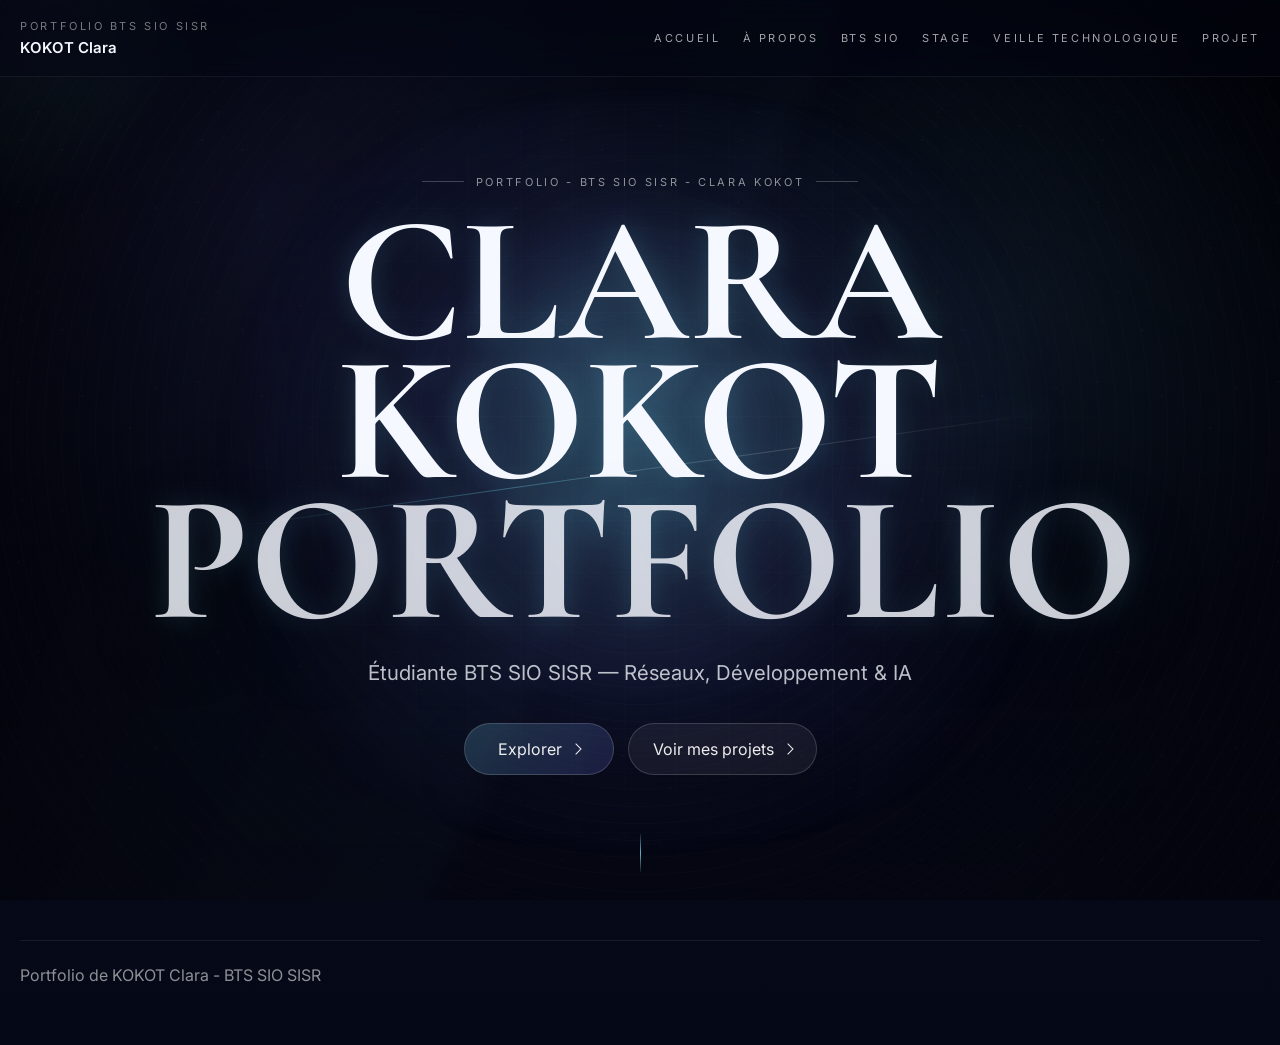
<file: index.html>
<!DOCTYPE html>
<html lang="fr">
<head>
  <meta charset="UTF-8" />
  <meta name="viewport" content="width=device-width, initial-scale=1.0" />
  <title>Accueil - Portfolio KOKOT Clara</title>

  <link rel="preconnect" href="https://fonts.googleapis.com" />
  <link rel="preconnect" href="https://fonts.gstatic.com" crossorigin />
  <link
    href="https://fonts.googleapis.com/css2?family=Inter:wght@300;400;500;600;700;800&family=Cormorant+Garamond:wght@500;600;700&display=swap"
    rel="stylesheet"
  />

  <link rel="stylesheet" href="style.css" />

  <style>
    #accueil.home-hero {
      min-height: 100vh;
      padding: 112px 0 72px;
      align-items: center;
      isolation: isolate;
      background:
        radial-gradient(circle at var(--hero-x, 50%) var(--hero-y, 42%), rgba(120, 228, 255, 0.18), transparent 24%),
        radial-gradient(circle at 50% 52%, rgba(125, 125, 255, 0.13), transparent 34%),
        linear-gradient(180deg, rgba(6, 8, 22, 0), rgba(6, 8, 22, 0.42));
    }

    #accueil.home-hero::before,
    #accueil.home-hero::after {
      content: "";
      position: absolute;
      inset: 0;
      pointer-events: none;
      z-index: -1;
    }

    #accueil.home-hero::before {
      background-image:
        linear-gradient(rgba(255, 255, 255, 0.045) 1px, transparent 1px),
        linear-gradient(90deg, rgba(255, 255, 255, 0.045) 1px, transparent 1px);
      background-size: 52px 52px;
      mask-image: radial-gradient(circle at center, black 16%, transparent 72%);
      opacity: 0.34;
      animation: heroGridDrift 18s linear infinite;
    }

    #accueil.home-hero::after {
      background:
        linear-gradient(115deg, transparent 20%, rgba(120, 228, 255, 0.1) 49%, transparent 51%, transparent 80%),
        repeating-radial-gradient(circle at 50% 48%, rgba(255, 255, 255, 0.05) 0 1px, transparent 1px 17px);
      opacity: 0.16;
      mix-blend-mode: screen;
      animation: heroSignal 9s ease-in-out infinite;
    }

    .home-hero-shell {
      min-height: calc(100vh - 184px);
      display: grid;
      place-items: center;
      text-align: center;
      perspective: 1200px;
    }

    .home-hero-content {
      position: relative;
      width: min(980px, 100%);
      transform-style: preserve-3d;
      transition: transform 0.18s ease-out;
      will-change: transform;
    }

    .home-hero-content::before {
      content: "";
      position: absolute;
      inset: -12% -6%;
      z-index: -1;
      border-radius: 50%;
      background: radial-gradient(circle at var(--local-x, 50%) var(--local-y, 50%), rgba(120, 228, 255, 0.2), rgba(125, 125, 255, 0.09) 34%, transparent 66%);
      filter: blur(8px);
      opacity: 0.9;
      transition: opacity 0.35s ease;
    }

    .home-kicker {
      justify-content: center;
      margin-bottom: 22px;
      animation: homeFadeUp 0.9s cubic-bezier(.17,.84,.44,1) 0.05s both;
    }

    .home-kicker::after {
      content: "";
      width: 42px;
      height: 1px;
      background: rgba(255, 255, 255, 0.22);
    }

    .home-title {
      position: relative;
      margin: 0 0 26px;
      font-family: "Cormorant Garamond", serif;
      font-size: clamp(4.8rem, 14vw, 13rem);
      line-height: 0.78;
      font-weight: 700;
      letter-spacing: 0;
      text-transform: uppercase;
      text-shadow:
        0 0 26px rgba(120, 228, 255, 0.16),
        0 24px 70px rgba(0, 0, 0, 0.42);
    }

    .home-title span {
      position: relative;
      display: block;
      opacity: 0;
      transform: translateY(54px);
      filter: blur(14px);
      animation:
        homeTitleReveal 1.1s cubic-bezier(.17,.84,.44,1) forwards,
        homeGlitch 0.65s steps(2, end) 0.72s 1;
    }

    .home-title span:nth-child(2) {
      animation-delay: 0.16s, 0.82s;
    }

    .home-title span:nth-child(3) {
      animation-delay: 0.32s, 0.92s;
      color: rgba(246, 248, 255, 0.82);
    }

    .home-title span::before,
    .home-title span::after {
      content: attr(data-text);
      position: absolute;
      inset: 0;
      pointer-events: none;
      opacity: 0;
    }

    .home-title span::before {
      color: rgba(120, 228, 255, 0.62);
      transform: translateX(2px);
      animation: homeGlitchLayer 0.55s steps(2, end) 0.78s 1;
    }

    .home-title span::after {
      color: rgba(125, 125, 255, 0.58);
      transform: translateX(-2px);
      animation: homeGlitchLayer 0.5s steps(2, end) 0.84s 1 reverse;
    }

    .home-subtitle {
      max-width: 760px;
      margin: 0 auto 32px;
      color: rgba(246, 248, 255, 0.76);
      font-size: clamp(1rem, 2vw, 1.28rem);
      line-height: 1.7;
      animation: homeFadeUp 0.9s cubic-bezier(.17,.84,.44,1) 0.72s both;
    }

    .home-actions {
      display: flex;
      justify-content: center;
      gap: 14px;
      flex-wrap: wrap;
      animation: homeFadeUp 0.9s cubic-bezier(.17,.84,.44,1) 0.9s both;
    }

    .home-btn {
      min-width: 150px;
      min-height: 52px;
      padding: 0 24px;
      border-radius: 999px;
      border: 1px solid rgba(255, 255, 255, 0.16);
      background: rgba(255, 255, 255, 0.055);
      color: rgba(255, 255, 255, 0.92);
      display: inline-flex;
      align-items: center;
      justify-content: center;
      gap: 10px;
      backdrop-filter: blur(18px);
      box-shadow: 0 18px 50px rgba(0, 0, 0, 0.22);
      transition: transform 0.32s ease, border-color 0.32s ease, box-shadow 0.32s ease, background 0.32s ease;
    }

    .home-btn::after {
      content: "";
      width: 7px;
      height: 7px;
      border-top: 1px solid currentColor;
      border-right: 1px solid currentColor;
      transform: rotate(45deg);
      transition: transform 0.32s ease;
    }

    .home-btn:hover {
      transform: translateY(-5px);
      border-color: rgba(120, 228, 255, 0.44);
      background: rgba(255, 255, 255, 0.085);
      box-shadow: 0 20px 58px rgba(0, 0, 0, 0.3), 0 0 34px rgba(120, 228, 255, 0.16);
    }

    .home-btn:hover::after {
      transform: translateX(4px) rotate(45deg);
    }

    .home-btn-primary {
      background: linear-gradient(135deg, rgba(120, 228, 255, 0.18), rgba(125, 125, 255, 0.16));
    }

    .home-light-line {
      position: absolute;
      left: 50%;
      top: 50%;
      width: min(88vw, 820px);
      height: 1px;
      z-index: -1;
      background: linear-gradient(90deg, transparent, rgba(120, 228, 255, 0.72), rgba(255, 255, 255, 0.38), transparent);
      box-shadow: 0 0 24px rgba(120, 228, 255, 0.42);
      transform: translate(-50%, -50%) rotate(-8deg);
      opacity: 0.48;
      animation: homeLinePulse 4.8s ease-in-out infinite;
    }

    .home-scroll {
      position: absolute;
      left: 50%;
      bottom: 28px;
      transform: translateX(-50%);
      display: inline-flex;
      flex-direction: column;
      align-items: center;
      gap: 10px;
      color: rgba(255, 255, 255, 0.48);
      animation: homeFadeUp 0.9s cubic-bezier(.17,.84,.44,1) 1.08s both;
    }

    .home-scroll span {
      text-transform: uppercase;
      letter-spacing: 0.24em;
      font-size: 11px;
    }

    .home-scroll i {
      width: 1px;
      height: 38px;
      background: linear-gradient(180deg, rgba(255, 255, 255, 0.08), rgba(120, 228, 255, 0.78), rgba(255, 255, 255, 0.08));
      animation: homeScrollLine 1.9s ease-in-out infinite;
    }

    @keyframes homeTitleReveal {
      to {
        opacity: 1;
        transform: translateY(0);
        filter: blur(0);
      }
    }

    @keyframes homeFadeUp {
      from {
        opacity: 0;
        transform: translateY(24px);
        filter: blur(8px);
      }
      to {
        opacity: 1;
        transform: translateY(0);
        filter: blur(0);
      }
    }

    @keyframes homeGlitch {
      0%, 100% { transform: translateY(0); }
      28% { transform: translate(2px, -1px); }
      42% { transform: translate(-2px, 1px); }
      58% { transform: translate(1px, 0); }
    }

    @keyframes homeGlitchLayer {
      0%, 100% { opacity: 0; clip-path: inset(0 0 0 0); }
      18% { opacity: 0.7; clip-path: inset(12% 0 72% 0); }
      44% { opacity: 0.45; clip-path: inset(62% 0 18% 0); }
      68% { opacity: 0.55; clip-path: inset(36% 0 42% 0); }
    }

    @keyframes heroGridDrift {
      from { background-position: 0 0; }
      to { background-position: 52px 52px; }
    }

    @keyframes heroSignal {
      0%, 100% { opacity: 0.1; transform: translateY(0); }
      50% { opacity: 0.2; transform: translateY(-8px); }
    }

    @keyframes homeLinePulse {
      0%, 100% { opacity: 0.26; transform: translate(-50%, -50%) rotate(-8deg) scaleX(0.88); }
      50% { opacity: 0.56; transform: translate(-50%, -50%) rotate(-8deg) scaleX(1); }
    }

    @keyframes homeScrollLine {
      0%, 100% { transform: scaleY(0.72); opacity: 0.45; }
      50% { transform: scaleY(1); opacity: 0.9; }
    }

    @media (max-width: 768px) {
      #accueil.home-hero {
        padding: 104px 0 72px;
      }

      .home-hero-shell {
        min-height: calc(100vh - 176px);
      }

      .home-title {
        font-size: clamp(4rem, 18vw, 7rem);
        line-height: 0.84;
      }

      .home-subtitle {
        font-size: 1rem;
      }

      .home-btn {
        min-width: 142px;
      }
    }

    @media (prefers-reduced-motion: reduce) {
      #accueil.home-hero::before,
      #accueil.home-hero::after,
      .home-title span,
      .home-title span::before,
      .home-title span::after,
      .home-kicker,
      .home-subtitle,
      .home-actions,
      .home-light-line,
      .home-scroll,
      .home-scroll i {
        animation: none;
      }

      .home-title span,
      .home-kicker,
      .home-subtitle,
      .home-actions,
      .home-scroll {
        opacity: 1;
        transform: none;
        filter: none;
      }
    }
  </style>
</head>
<body>
  <div class="progress-bar"></div>
  <div class="cursor-glow"></div>
  <div class="noise"></div>

  <!-- ========================= -->
  <!-- HEADER -->
  <!-- ========================= -->
  <header class="header">
    <div class="container nav">
      <div class="brand">
        <span class="brand-top">Portfolio BTS SIO SISR</span>
        <span class="brand-name">KOKOT Clara</span>
      </div>

      <nav class="nav-links">
        <a href="index.html">Accueil</a>
        <a href="apropos.html">À propos</a>
        <a href="bts-sio.html">BTS SIO</a>
        <a href="stage.html">Stage</a>
        <a href="veille.html">Veille Technologique</a>
        <a href="projets.html">Projet</a>
      </nav>

      <button class="menu-toggle" aria-label="Ouvrir le menu">☰</button>
    </div>

    <div class="mobile-menu">
      <a href="index.html">Accueil</a>
      <a href="apropos.html">À propos</a>
      <a href="bts-sio.html">BTS SIO</a>
      <a href="stage.html">Stage</a>
      <a href="veille.html">Veille Technologique</a>
      <a href="projets.html">Projet</a>
    </div>
  </header>

  <main>
    <!-- ========================= -->
    <!-- HERO -->
    <!-- ========================= -->
    <section class="hero home-hero" id="accueil">
      <div class="container home-hero-shell">
        <div class="home-hero-content" id="homeHeroTitle">
          <div class="home-light-line" aria-hidden="true"></div>
          <div class="kicker home-kicker">Portfolio - BTS SIO SISR - Clara KOKOT</div>

          <h1 class="home-title" aria-label="Clara Kokot Portfolio">
            <span data-text="CLARA">CLARA</span>
            <span data-text="KOKOT">KOKOT</span>
            <span data-text="PORTFOLIO">PORTFOLIO</span>
          </h1>

          <p class="home-subtitle">
            Étudiante BTS SIO SISR — Réseaux, Développement & IA
          </p>

          <div class="home-actions" aria-label="Navigation principale">
            <a class="home-btn home-btn-primary" href="apropos.html">Explorer</a>
            <a class="home-btn" href="projets.html">Voir mes projets</a>
          </div>
        </div>
      </div>

      <a class="home-scroll" href="#footer" aria-label="Faire défiler vers le bas">
        <i aria-hidden="true"></i>
      </a>
    </section>

    <!-- ========================= -->
    <!-- FOOTER -->
    <!-- ========================= -->
    <footer class="footer" id="footer">
      <div class="container footer-content reveal">
        <p>Portfolio de KOKOT Clara - BTS SIO SISR</p>
      </div>
    </footer>
  </main>

  <script src="script.js"></script>
  <script>
    const homeHero = document.getElementById("accueil");
    const homeHeroTitle = document.getElementById("homeHeroTitle");

    if (homeHero && homeHeroTitle) {
      homeHero.addEventListener("mousemove", (event) => {
        const rect = homeHero.getBoundingClientRect();
        const x = event.clientX - rect.left;
        const y = event.clientY - rect.top;
        const px = x / rect.width;
        const py = y / rect.height;
        const rotateY = (px - 0.5) * 7;
        const rotateX = (0.5 - py) * 5;

        homeHero.style.setProperty("--hero-x", `${px * 100}%`);
        homeHero.style.setProperty("--hero-y", `${py * 100}%`);
        homeHeroTitle.style.setProperty("--local-x", `${px * 100}%`);
        homeHeroTitle.style.setProperty("--local-y", `${py * 100}%`);
        homeHeroTitle.style.transform = `rotateX(${rotateX}deg) rotateY(${rotateY}deg)`;
      });

      homeHero.addEventListener("mouseleave", () => {
        homeHero.style.setProperty("--hero-x", "50%");
        homeHero.style.setProperty("--hero-y", "42%");
        homeHeroTitle.style.setProperty("--local-x", "50%");
        homeHeroTitle.style.setProperty("--local-y", "50%");
        homeHeroTitle.style.transform = "rotateX(0deg) rotateY(0deg)";
      });
    }
  </script>
</body>
</html>
</file>
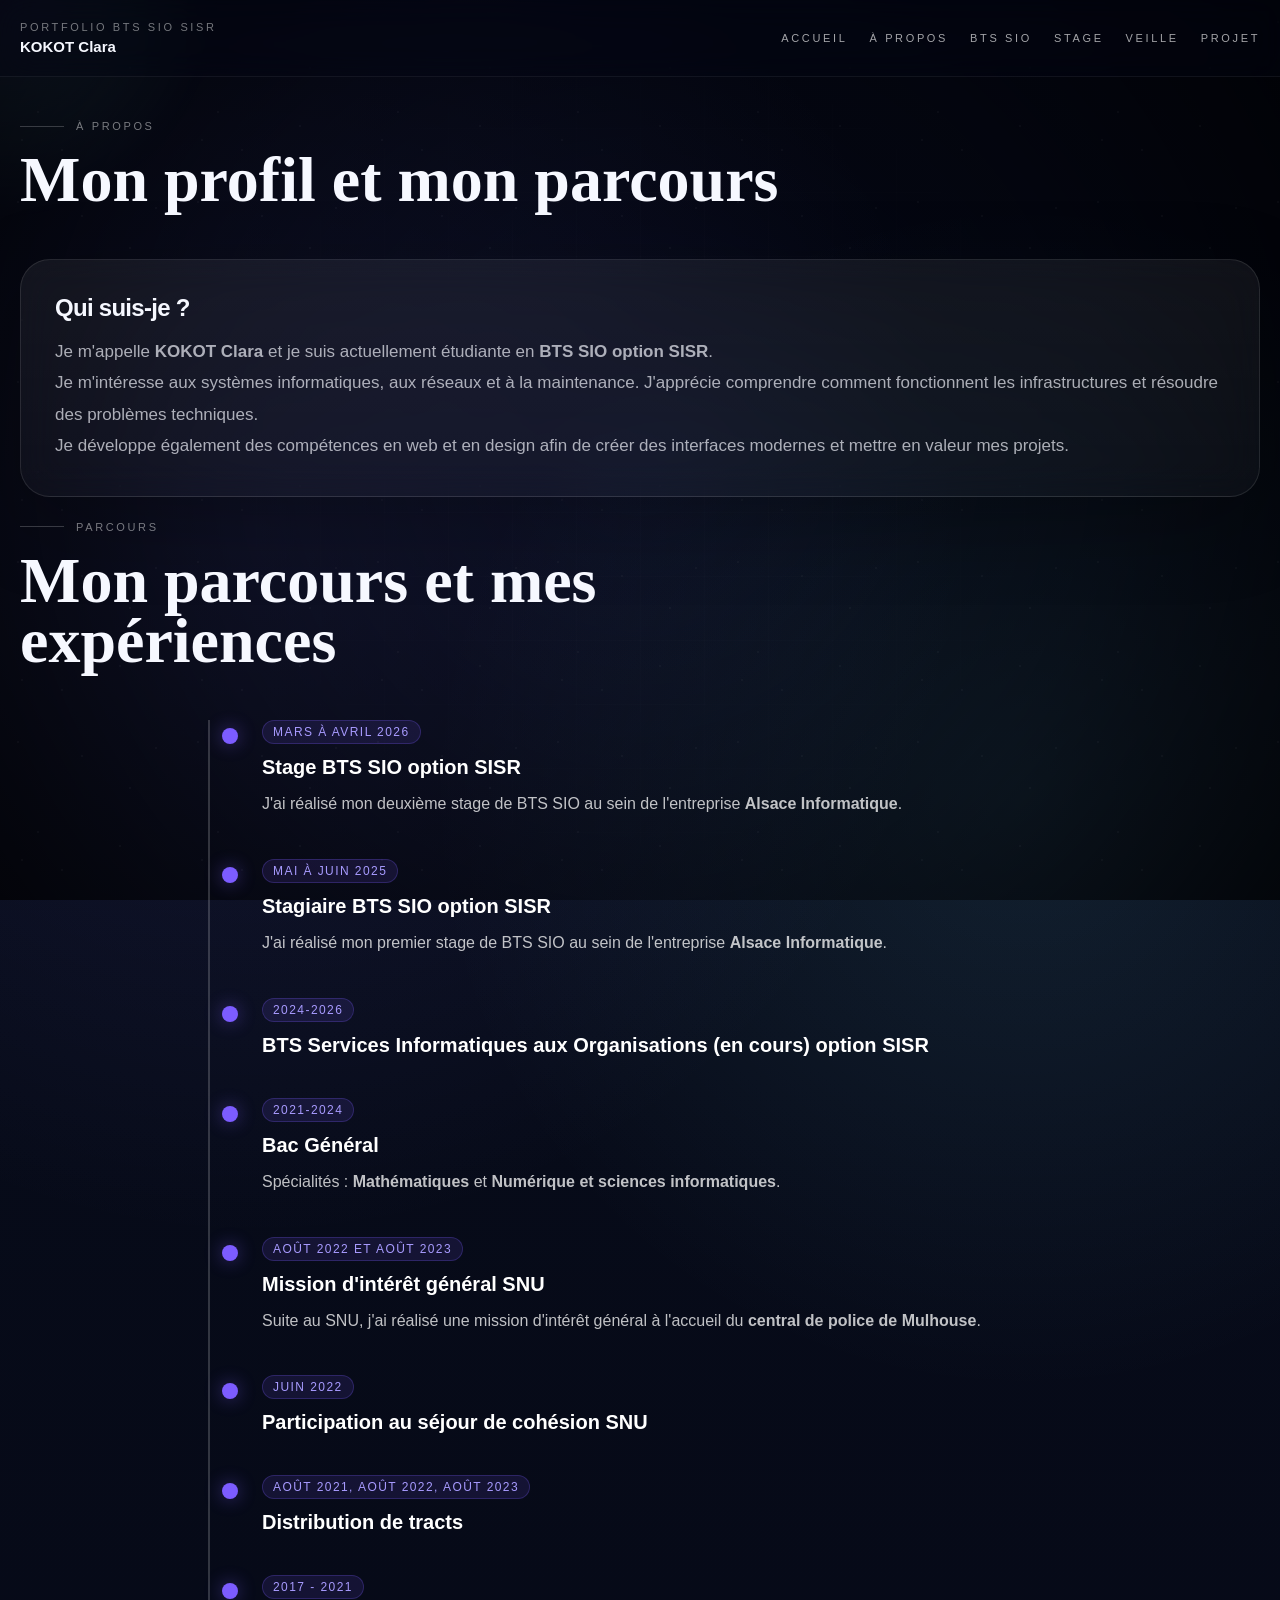
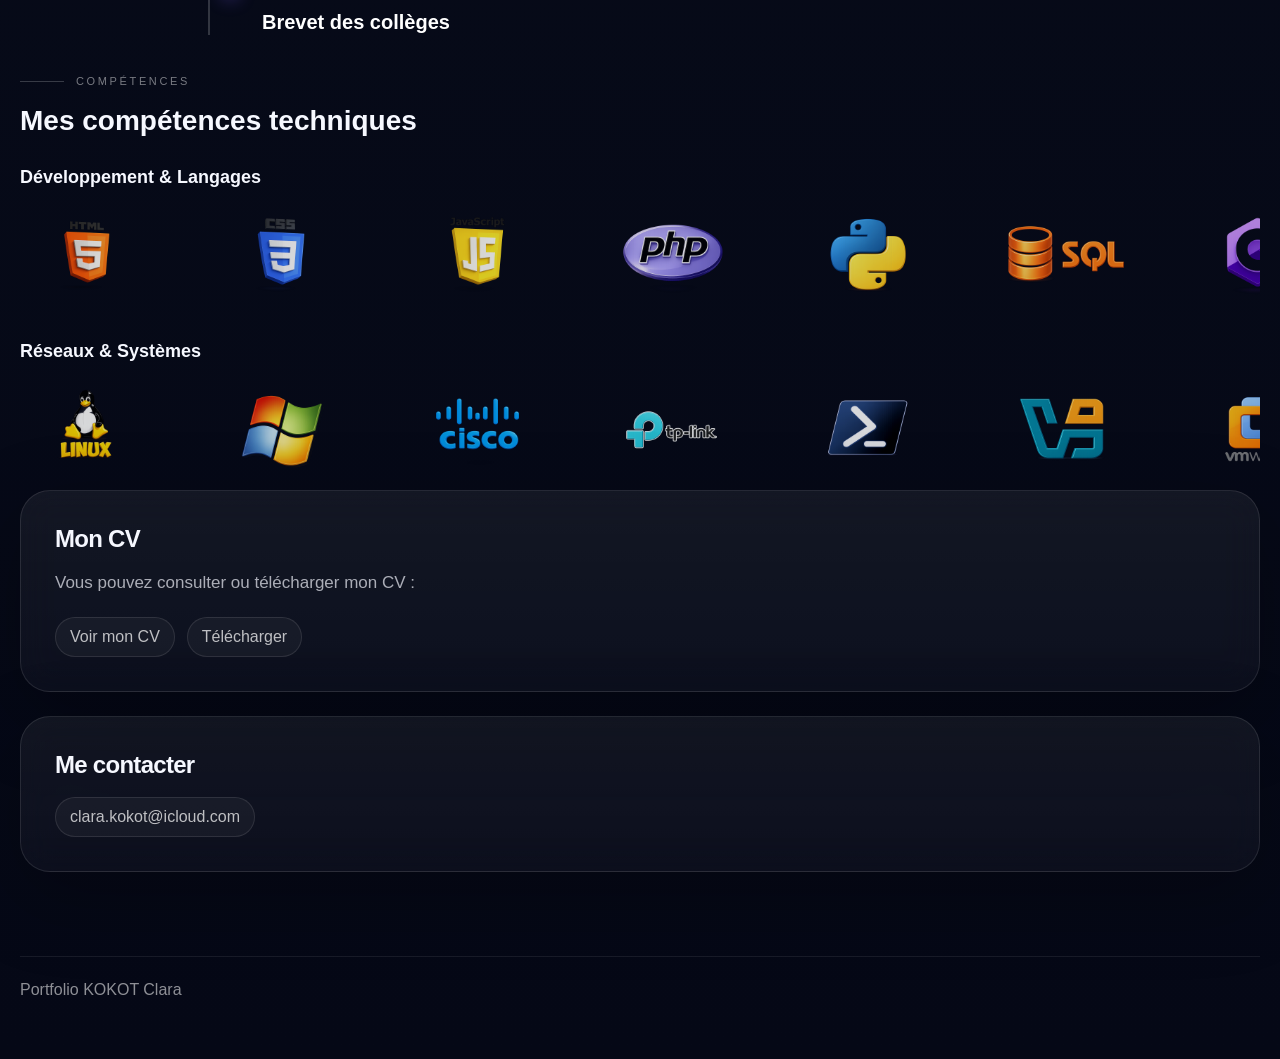
<file: apropos.html>
﻿<!DOCTYPE html>
<html lang="fr">
<head>
  <meta charset="UTF-8" />
  <meta name="viewport" content="width=device-width, initial-scale=1.0" />
  <title>À propos - KOKOT Clara</title>

  <link rel="stylesheet" href="style.css" />
</head>
<body>

<div class="progress-bar"></div>
<div class="cursor-glow"></div>
<div class="noise"></div>

<header class="header">
  <div class="container nav">
    <div class="brand">
      <span class="brand-top">Portfolio BTS SIO SISR</span>
      <span class="brand-name">KOKOT Clara</span>
    </div>

    <nav class="nav-links">
      <a href="index.html">Accueil</a>
      <a href="apropos.html">À propos</a>
      <a href="bts-sio.html">BTS SIO</a>
      <a href="stage.html">Stage</a>
      <a href="veille.html">Veille</a>
      <a href="projets.html">Projet</a>
    </nav>
  </div>
</header>

<main>

<!-- INTRO -->
<section class="section">
  <div class="container">
    <div class="section-head reveal">
      <div class="section-label">À propos</div>
      <h2>Mon profil et mon parcours</h2>
    </div>

    <!-- QUI SUIS JE -->
    <div class="content-card reveal">
      <h3>Qui suis-je ?</h3>

      <p>
        Je m'appelle <strong>KOKOT Clara</strong> et je suis actuellement
        étudiante en <strong>BTS SIO option SISR</strong>.
      </p>

      <p>
        Je m'intéresse aux systèmes informatiques, aux réseaux et à la maintenance.
        J'apprécie comprendre comment fonctionnent les infrastructures et résoudre
        des problèmes techniques.
      </p>

      <p>
        Je développe également des compétences en web et en design afin de créer
        des interfaces modernes et mettre en valeur mes projets.
      </p>
    </div>

    <!-- ======================= -->
    <!-- PARCOURS TIMELINE -->
    <!-- ======================= -->
    <div id="Parcours" class="section-head reveal">
      <div class="section-label">Parcours</div>
      <h2>Mon parcours et mes expériences</h2>
    </div>

    <div class="timeline reveal">

      <!-- ETAPE -->
      <div class="timeline-item">
        <div class="timeline-dot"></div>
        <div class="timeline-content">
            <span class="timeline-date">Mars à avril 2026</span>
            <h4>Stage BTS SIO option SISR</h4>
            <p>
                J'ai réalisé mon deuxième stage de BTS SIO au sein de l'entreprise <strong>Alsace Informatique</strong>.
            </p>
        </div>
      </div>

      <!-- ETAPE -->
      <div class="timeline-item">
        <div class="timeline-dot"></div>
        <div class="timeline-content">
            <span class="timeline-date">Mai à juin 2025</span>
            <h4>Stagiaire BTS SIO option SISR</h4>
            <p>
                J'ai réalisé mon premier stage de BTS SIO au sein de l'entreprise <strong>Alsace Informatique</strong>.
            </p>
        </div>
      </div>

      <!-- ETAPE -->
      <div class="timeline-item">
        <div class="timeline-dot"></div>
        <div class="timeline-content">
            <span class="timeline-date">2024-2026</span>
            <h4>BTS Services Informatiques aux Organisations (en cours) option <strong>SISR</strong></h4>
        </div>
      </div>

      <!-- ETAPE -->
      <div class="timeline-item">
        <div class="timeline-dot"></div>
        <div class="timeline-content">
            <span class="timeline-date">2021-2024</span>
            <h4>Bac Général</h4>
            <p>
                Spécialités : <strong>Mathématiques</strong> et <strong>Numérique et sciences informatiques</strong>.
            </p>
        </div>
      </div>

      <!-- ETAPE -->
      <div class="timeline-item">
        <div class="timeline-dot"></div>
        <div class="timeline-content">
            <span class="timeline-date">Août 2022 et août 2023</span>
            <h4>Mission d'intérêt général SNU</h4>
            <p>
                Suite au SNU, j'ai réalisé une mission d'intérêt général à l'accueil du <strong>central de police de Mulhouse</strong>.
            </p>
        </div>
      </div>

      <!-- ETAPE -->
      <div class="timeline-item">
        <div class="timeline-dot"></div>
        <div class="timeline-content">
            <span class="timeline-date">Juin 2022</span>
            <h4>Participation au séjour de cohésion SNU</h4>
        </div>
      </div>

      <!-- ETAPE -->
      <div class="timeline-item">
        <div class="timeline-dot"></div>
        <div class="timeline-content">
            <span class="timeline-date">Août 2021, août 2022, août 2023</span>
            <h4>Distribution de tracts</h4>
        </div>
      </div>

       <!-- ETAPE -->
      <div class="timeline-item">
        <div class="timeline-dot"></div>
        <div class="timeline-content">
            <span class="timeline-date">2017 - 2021</span>
            <h4>Brevet des collèges</h4>
        </div>
      </div>

    </div>

    <!-- ================================= -->
<!-- PAGE : A PROPOS / COMPETENCES -->
<!-- ================================= -->
<div id="competence" class="section-mini-head reveal">
  <div class="section-label">Compétences</div>
  <h3>Mes compétences techniques</h3>
</div>

<div class="skills-section reveal">

  <!-- DEV -->
  <h4 class="skills-title">Développement & Langages</h4>
  <div class="skills-marquee">
    <div class="skills-track">
      <img src="images/html.png" />
      <img src="images/css.png" />
      <img src="images/Javascript.png" />
      <img src="images/php.png" />
      <img src="images/phython.jpg" />
      <img src="images/sql.png" />
      <img src="images/C.png" />

      <!-- DUPLICATION POUR LOOP -->
      <img src="images/html.png" />
      <img src="images/css.png" />
      <img src="images/Javascript.png" />
      <img src="images/php.png" />
      <img src="images/phython.jpg" />
      <img src="images/sql.png" />
      <img src="images/C.png" />
    </div>
  </div>

  <!-- RESEAU -->
  <h4 class="skills-title">Réseaux & Systèmes</h4>
  <div class="skills-marquee reverse">
    <div class="skills-track">
      <img src="images/linux.png" />
      <img src="images/windows.jpg" />
      <img src="images/cisco.png" />
      <img src="images/tp-link.jpg" />
      <img src="images/powershell.jpg" />
      <img src="images/virtualbox.webp" />
      <img src="images/vmware.png" />

      <!-- DUPLICATION -->
      <img src="images/linux.png" />
      <img src="images/windows.jpg" />
      <img src="images/cisco.png" />
      <img src="images/tp-link.jpg" />
      <img src="images/powershell.jpg" />
      <img src="images/virtualbox.webp" />
      <img src="images/vmware.png" />
    </div>
  </div>

</div>

    <!-- ======================= -->
    <!-- CV -->
    <!-- ======================= -->
    <div class="content-card reveal">
      <h3>Mon CV</h3>

      <p>Vous pouvez consulter ou télécharger mon CV :</p>

      <div class="contact-links">
        <button class="cv-modal-trigger" type="button" data-cv-modal-open>Voir mon CV</button>
        <button class="cv-modal-trigger" type="button" data-cv-modal-open>Télécharger</button>
      </div>
    </div>

    <!-- ======================= -->
    <!-- CONTACT -->
    <!-- ======================= -->
    <div id="contact" class="content-card reveal">
      <h3>Me contacter</h3>

      <div class="contact-links">
        <a href="mailto:clara.kokot@icloud.com">clara.kokot@icloud.com</a>
      </div>
    </div>

  </div>
</section>

<footer class="footer">
  <div class="container footer-content">
    <p>Portfolio KOKOT Clara</p>
  </div>
</footer>

<div class="cv-modal" id="cvModal" aria-hidden="true">
  <button class="cv-modal-backdrop" type="button" data-cv-modal-close aria-label="Fermer la fenetre"></button>

  <div class="cv-modal-panel" role="dialog" aria-modal="true" aria-labelledby="cvModalTitle">
    <button class="cv-modal-close" type="button" data-cv-modal-close aria-label="Fermer">x</button>

    <div class="cv-modal-kicker">CV</div>
    <h2 class="cv-modal-title" id="cvModalTitle" aria-label="En cours d'ajout">
      <span data-text="EN COURS">EN COURS</span>
      <span data-text="D'AJOUT">D'AJOUT</span>
    </h2>
    <p>Mon CV sera disponible prochainement.</p>
  </div>
</div>

<script src="script.js"></script>
</body>
</html>
</file>
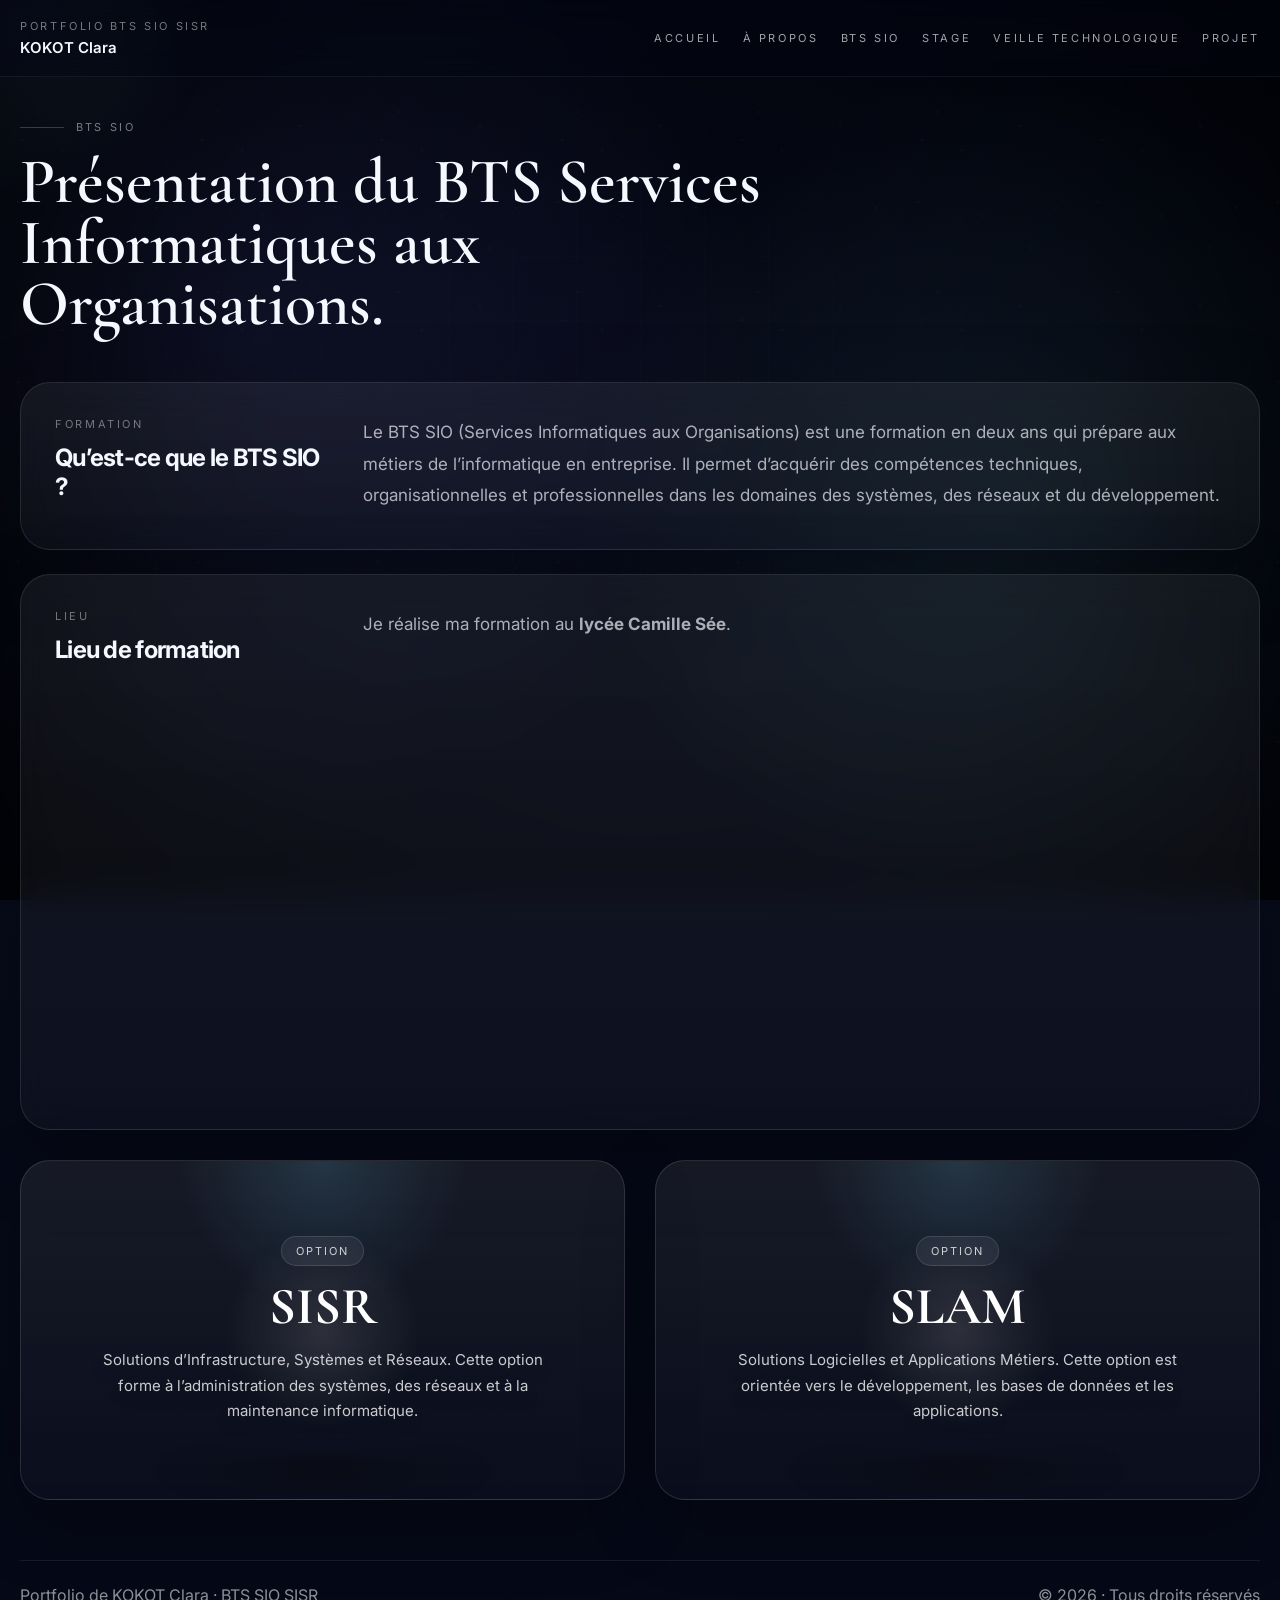
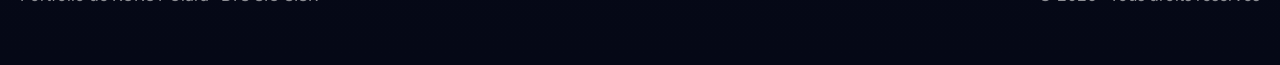
<file: bts-sio.html>
<!DOCTYPE html>
<html lang="fr">
<head>
  <meta charset="UTF-8" />
  <meta name="viewport" content="width=device-width, initial-scale=1.0" />
  <title>BTS SIO - KOKOT Clara</title>

  <link rel="preconnect" href="https://fonts.googleapis.com" />
  <link rel="preconnect" href="https://fonts.gstatic.com" crossorigin />
  <link
    href="https://fonts.googleapis.com/css2?family=Inter:wght@300;400;500;600;700;800&family=Cormorant+Garamond:wght@500;600;700&display=swap"
    rel="stylesheet"
  />

  <link rel="stylesheet" href="style.css" />
</head>
<body>
  <!-- EFFETS GLOBAUX -->
  <div class="progress-bar"></div>
  <div class="cursor-glow"></div>
  <div class="noise"></div>

  <!-- MENU / NAVIGATION GLOBALE -->
  <header class="header">
    <div class="container nav">
      <div class="brand">
        <span class="brand-top">Portfolio BTS SIO SISR</span>
        <span class="brand-name">KOKOT Clara</span>
      </div>

      <nav class="nav-links">
        <a href="index.html">Accueil</a>
        <a href="apropos.html">À propos</a>
        <a href="bts-sio.html">BTS SIO</a>
        <a href="stage.html">Stage</a>
        <a href="veille.html">Veille Technologique</a>
        <a href="projets.html">Projet</a>
      </nav>

      <button class="menu-toggle" aria-label="Ouvrir le menu">☰</button>
    </div>

    <div class="mobile-menu">
      <a href="index.html">Accueil</a>
      <a href="apropos.html">À propos</a>
      <a href="bts-sio.html">BTS SIO</a>
      <a href="stage.html">Stage</a>
      <a href="veille.html">Veille Technologique</a>
      <a href="projets.html">Projet</a>
    </div>
  </header>

  <main>
    <!-- PAGE / SECTION : BTS SIO -->
    <section class="section" id="bts-sio">
      <div class="container">
        <div class="section-head reveal">
          <div class="section-label">BTS SIO</div>
          <h2>Présentation du BTS Services Informatiques aux Organisations.</h2>
        </div>

        <!-- SOUS-BLOC : PRESENTATION BTS -->
        <div id="formation" class="content-card reveal">
          <div class="content-grid">
            <div>
              <div class="card-label">Formation</div>
              <h3>Qu’est-ce que le BTS SIO ?</h3>
            </div>
            <div>
              <p>
                Le BTS SIO (Services Informatiques aux Organisations) est une formation
                en deux ans qui prépare aux métiers de l’informatique en entreprise.
                Il permet d’acquérir des compétences techniques, organisationnelles
                et professionnelles dans les domaines des systèmes, des réseaux et
                du développement.
              </p>
            </div>
          </div>
        </div>

        <!-- SOUS-BLOC : LIEU -->
        <div class="content-card reveal">
        <div class="content-grid">
            <div>
            <div class="card-label">Lieu</div>
            <h3>Lieu de formation</h3>
            </div>

            <div>
            <p>
                Je réalise ma formation au <strong>lycée Camille Sée</strong>.
            </p>

            <div class="map-container">
                <iframe src="https://www.google.com/maps/embed?pb=!1m18!1m12!1m3!1d2665.5440841345435!2d7.325749!3d48.080442500000004!2m3!1f0!2f0!3f0!3m2!1i1024!2i768!4f13.1!3m3!1m2!1s0x4791642c70364fcd%3A0x3545fca2d46fc101!2sCamille%20S%C3%A9e!5e0!3m2!1sfr!2sfr!4v1775121766494!5m2!1sfr!2sfr" width="600" height="450" style="border:0;" allowfullscreen="" loading="lazy" referrerpolicy="no-referrer-when-downgrade"></iframe>
            </div>
            </div>
        </div>
        </div>

        <!-- SOUS-BLOC : OPTIONS BTS -->
        <div class="bts-options-row">
        <div class="bts-option-card mouse-tilt-card">
            <div class="bts-option-layer bts-option-badge">Option</div>
            <h3 class="bts-option-layer bts-option-title">SISR</h3>
            <p class="bts-option-layer bts-option-text">
            Solutions d’Infrastructure, Systèmes et Réseaux.
            Cette option forme à l’administration des systèmes,
            des réseaux et à la maintenance informatique.
            </p>
        </div>

        <div class="bts-option-card mouse-tilt-card">
            <div class="bts-option-layer bts-option-badge">Option</div>
            <h3 class="bts-option-layer bts-option-title">SLAM</h3>
            <p class="bts-option-layer bts-option-text">
            Solutions Logicielles et Applications Métiers.
            Cette option est orientée vers le développement,
            les bases de données et les applications.
            </p>
        </div>
        </div>
      </div>
    </section>

    <!-- PIED DE PAGE / CONTACT -->
    <footer class="footer">
      <div class="container footer-content reveal">
        <p>Portfolio de KOKOT Clara · BTS SIO SISR</p>
        <p>© 2026 · Tous droits réservés</p>
      </div>
    </footer>
  </main>

  <script src="script.js"></script>
</body>
</html>
</file>
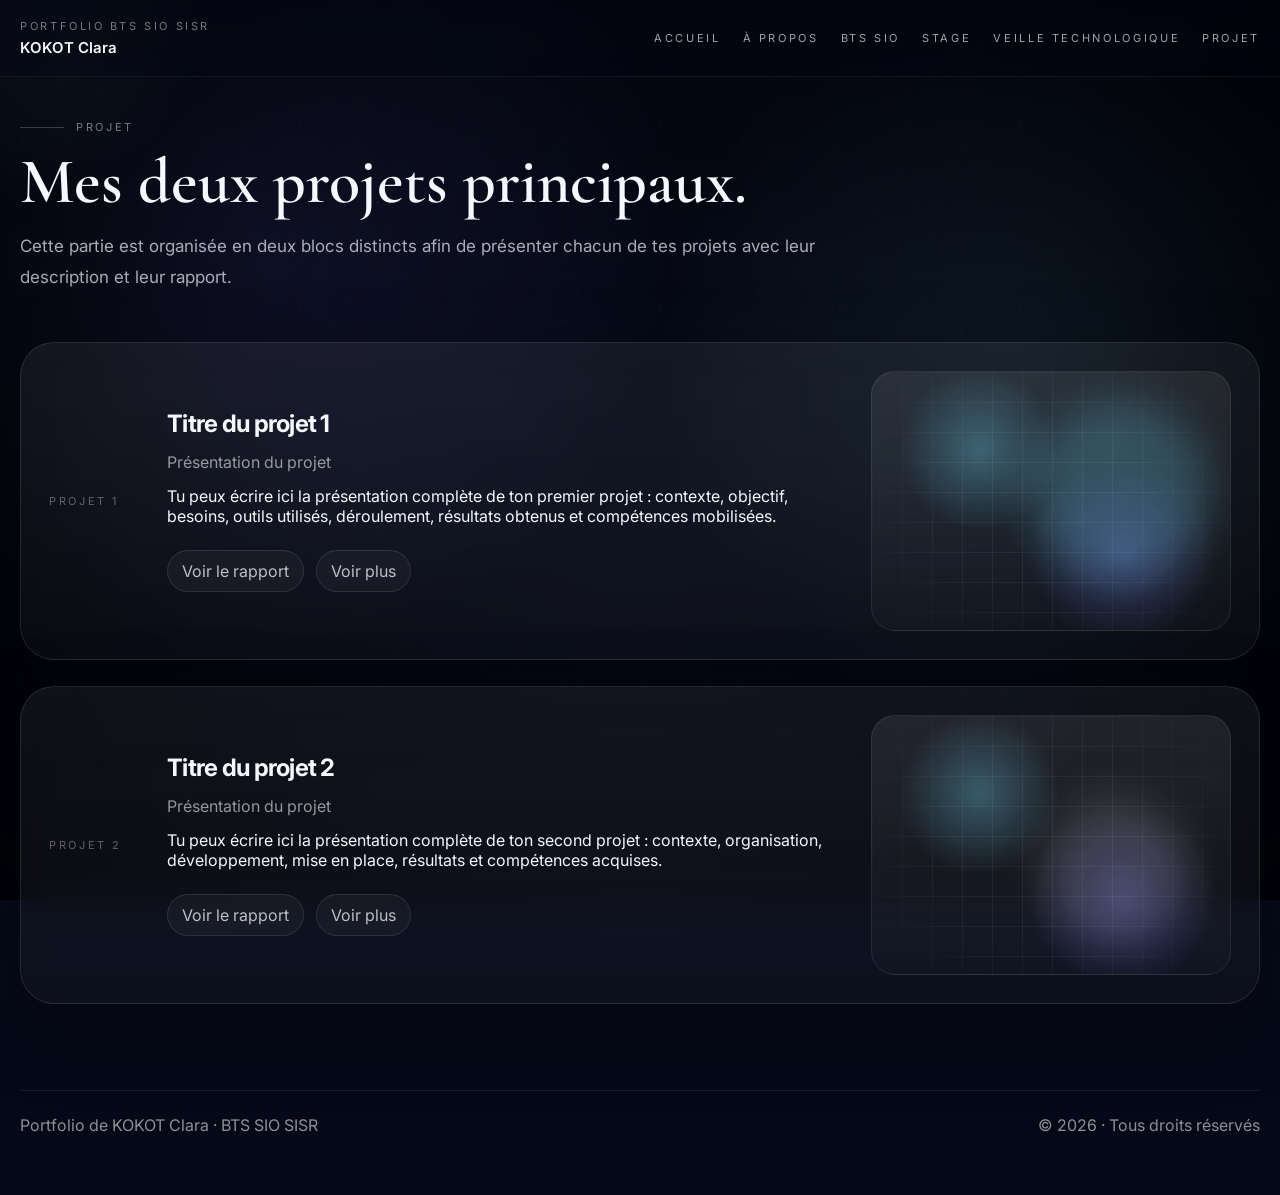
<file: projets.html>
<!DOCTYPE html>
<html lang="fr">
<head>
  <meta charset="UTF-8" />
  <meta name="viewport" content="width=device-width, initial-scale=1.0" />
  <title>Projets - KOKOT Clara</title>

  <link rel="preconnect" href="https://fonts.googleapis.com" />
  <link rel="preconnect" href="https://fonts.gstatic.com" crossorigin />
  <link
    href="https://fonts.googleapis.com/css2?family=Inter:wght@300;400;500;600;700;800&family=Cormorant+Garamond:wght@500;600;700&display=swap"
    rel="stylesheet"
  />

  <link rel="stylesheet" href="style.css" />
</head>
<body>
  <!-- EFFETS GLOBAUX -->
  <div class="progress-bar"></div>
  <div class="cursor-glow"></div>
  <div class="noise"></div>

  <!-- MENU / NAVIGATION GLOBALE -->
  <header class="header">
    <div class="container nav">
      <div class="brand">
        <span class="brand-top">Portfolio BTS SIO SISR</span>
        <span class="brand-name">KOKOT Clara</span>
      </div>

      <nav class="nav-links">
        <a href="index.html">Accueil</a>
        <a href="apropos.html">À propos</a>
        <a href="bts-sio.html">BTS SIO</a>
        <a href="stage.html">Stage</a>
        <a href="veille.html">Veille Technologique</a>
        <a href="projets.html">Projet</a>
      </nav>

      <button class="menu-toggle" aria-label="Ouvrir le menu">☰</button>
    </div>

    <div class="mobile-menu">
      <a href="index.html">Accueil</a>
      <a href="apropos.html">À propos</a>
      <a href="bts-sio.html">BTS SIO</a>
      <a href="stage.html">Stage</a>
      <a href="veille.html">Veille Technologique</a>
      <a href="projets.html">Projet</a>
    </div>
  </header>

  <main>
    <!-- PAGE / SECTION : PROJETS -->
    <section class="section" id="projets">
      <div class="container">
        <div class="section-head reveal">
          <div class="section-label">Projet</div>
          <h2>Mes deux projets principaux.</h2>
          <p>
            Cette partie est organisée en deux blocs distincts afin de présenter
            chacun de tes projets avec leur description et leur rapport.
          </p>
        </div>

        <!-- SOUS-BLOC : PROJET 1 -->
        <article class="project-card reveal">
          <div id="projet1" class="project-id">Projet 1</div>
          <div class="project-content">
            <h3>Titre du projet 1</h3>
            <p class="project-subtitle">Présentation du projet</p>
            <p>
              Tu peux écrire ici la présentation complète de ton premier projet :
              contexte, objectif, besoins, outils utilisés, déroulement, résultats
              obtenus et compétences mobilisées.
            </p>

            <div class="contact-links project-links">
              <button class="cv-modal-trigger" type="button" data-report-modal-open>Voir le rapport</button>
              <button class="cv-modal-trigger" type="button" data-report-modal-open>Voir plus</button>
            </div>
          </div>
          <div class="project-visual visual-1"></div>
        </article>

        <!-- SOUS-BLOC : PROJET 2 -->
        <article class="project-card reveal">
          <div id="projet2" class="project-id">Projet 2</div>
          <div class="project-content">
            <h3>Titre du projet 2</h3>
            <p class="project-subtitle">Présentation du projet</p>
            <p>
              Tu peux écrire ici la présentation complète de ton second projet :
              contexte, organisation, développement, mise en place, résultats
              et compétences acquises.
            </p>

            <div class="contact-links project-links">
              <button class="cv-modal-trigger" type="button" data-report-modal-open>Voir le rapport</button>
              <button class="cv-modal-trigger" type="button" data-report-modal-open>Voir plus</button>
            </div>
          </div>
          <div class="project-visual visual-3"></div>
        </article>
      </div>
    </section>

    <!-- PIED DE PAGE / CONTACT -->
    <footer class="footer">
      <div class="container footer-content reveal">
        <p>Portfolio de KOKOT Clara · BTS SIO SISR</p>
        <p>© 2026 · Tous droits réservés</p>
      </div>
    </footer>
  </main>

  <div class="cv-modal report-modal" id="reportModal" aria-hidden="true">
    <button class="cv-modal-backdrop" type="button" data-report-modal-close aria-label="Fermer la fenetre"></button>

    <div class="cv-modal-panel" role="dialog" aria-modal="true" aria-labelledby="reportModalTitle">
      <button class="cv-modal-close" type="button" data-report-modal-close aria-label="Fermer">x</button>

      <div class="cv-modal-kicker">Rapport</div>
      <h2 class="cv-modal-title" id="reportModalTitle" aria-label="En cours d'ajout">
        <span data-text="EN COURS">EN COURS</span>
        <span data-text="D'AJOUT">D'AJOUT</span>
      </h2>
      <p>Le rapport du projet sera disponible prochainement.</p>
    </div>
  </div>

  <script src="script.js"></script>
</body>
</html>
</file>
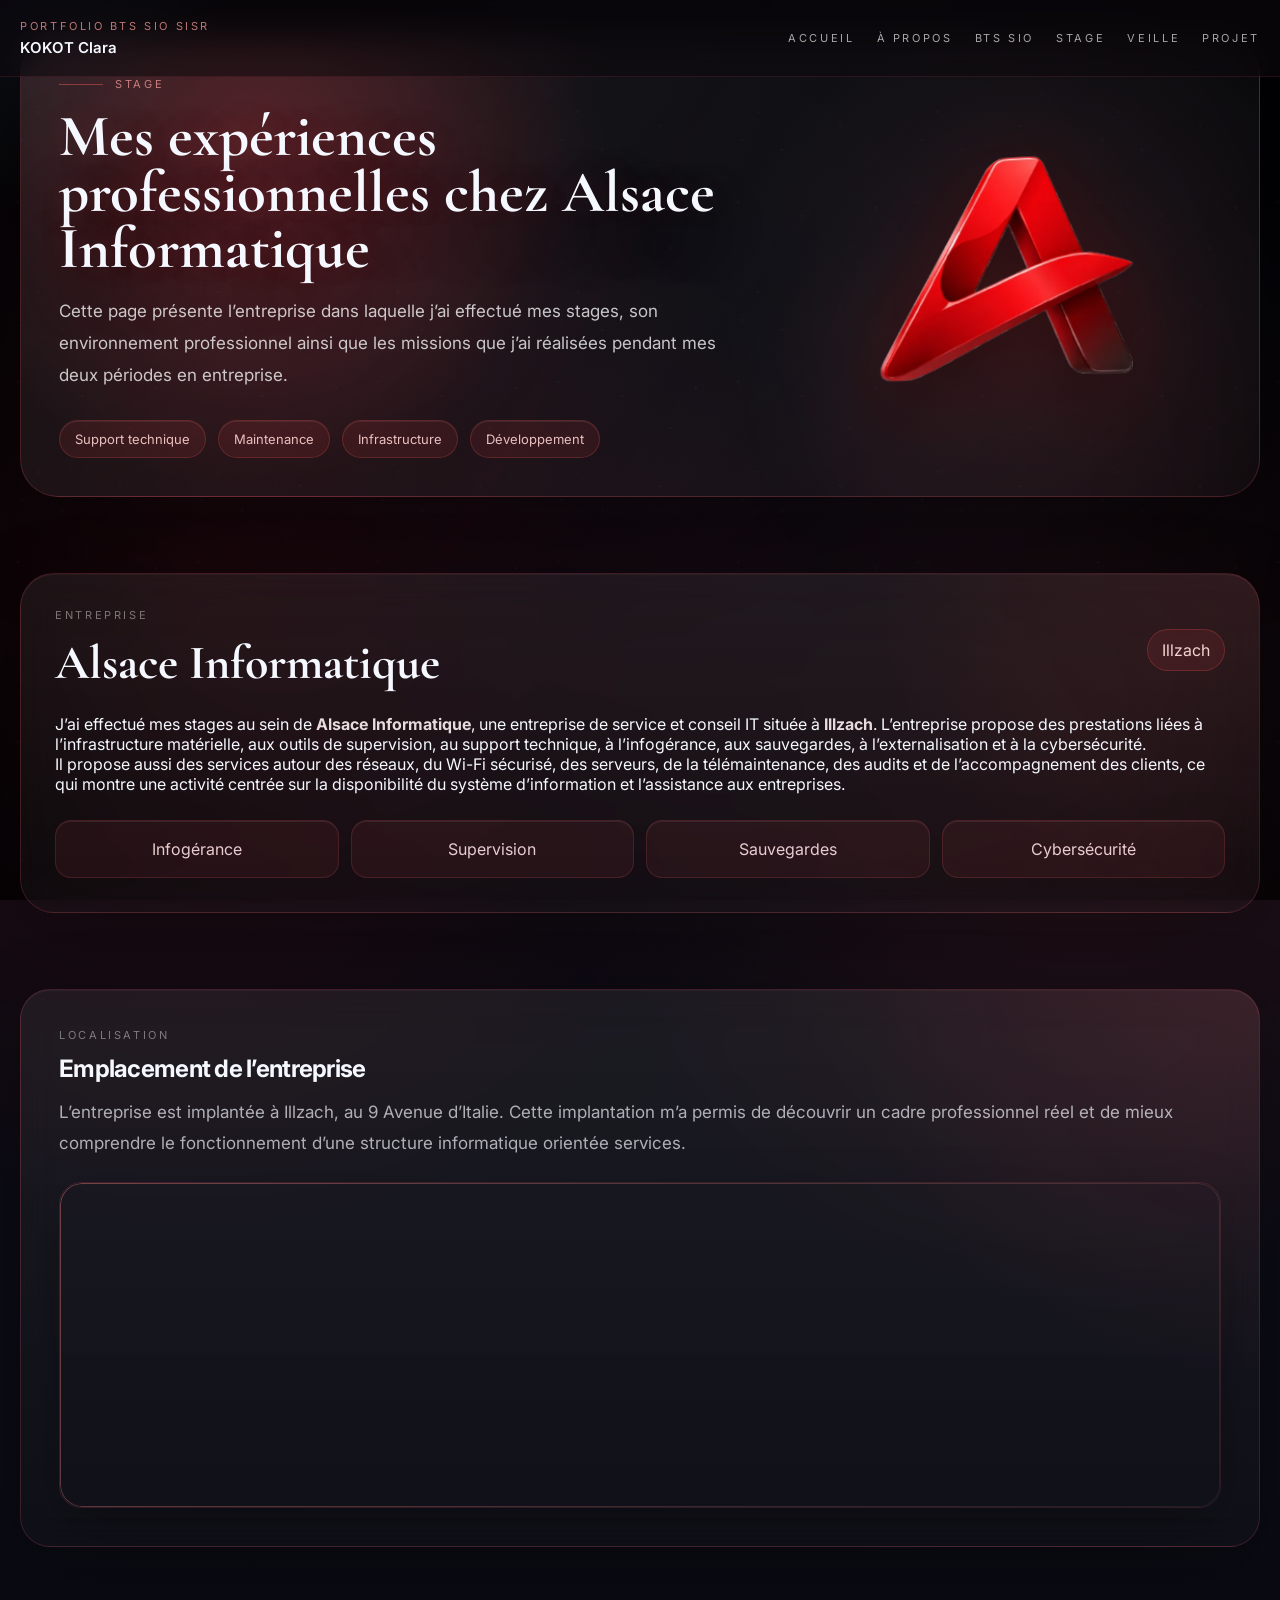
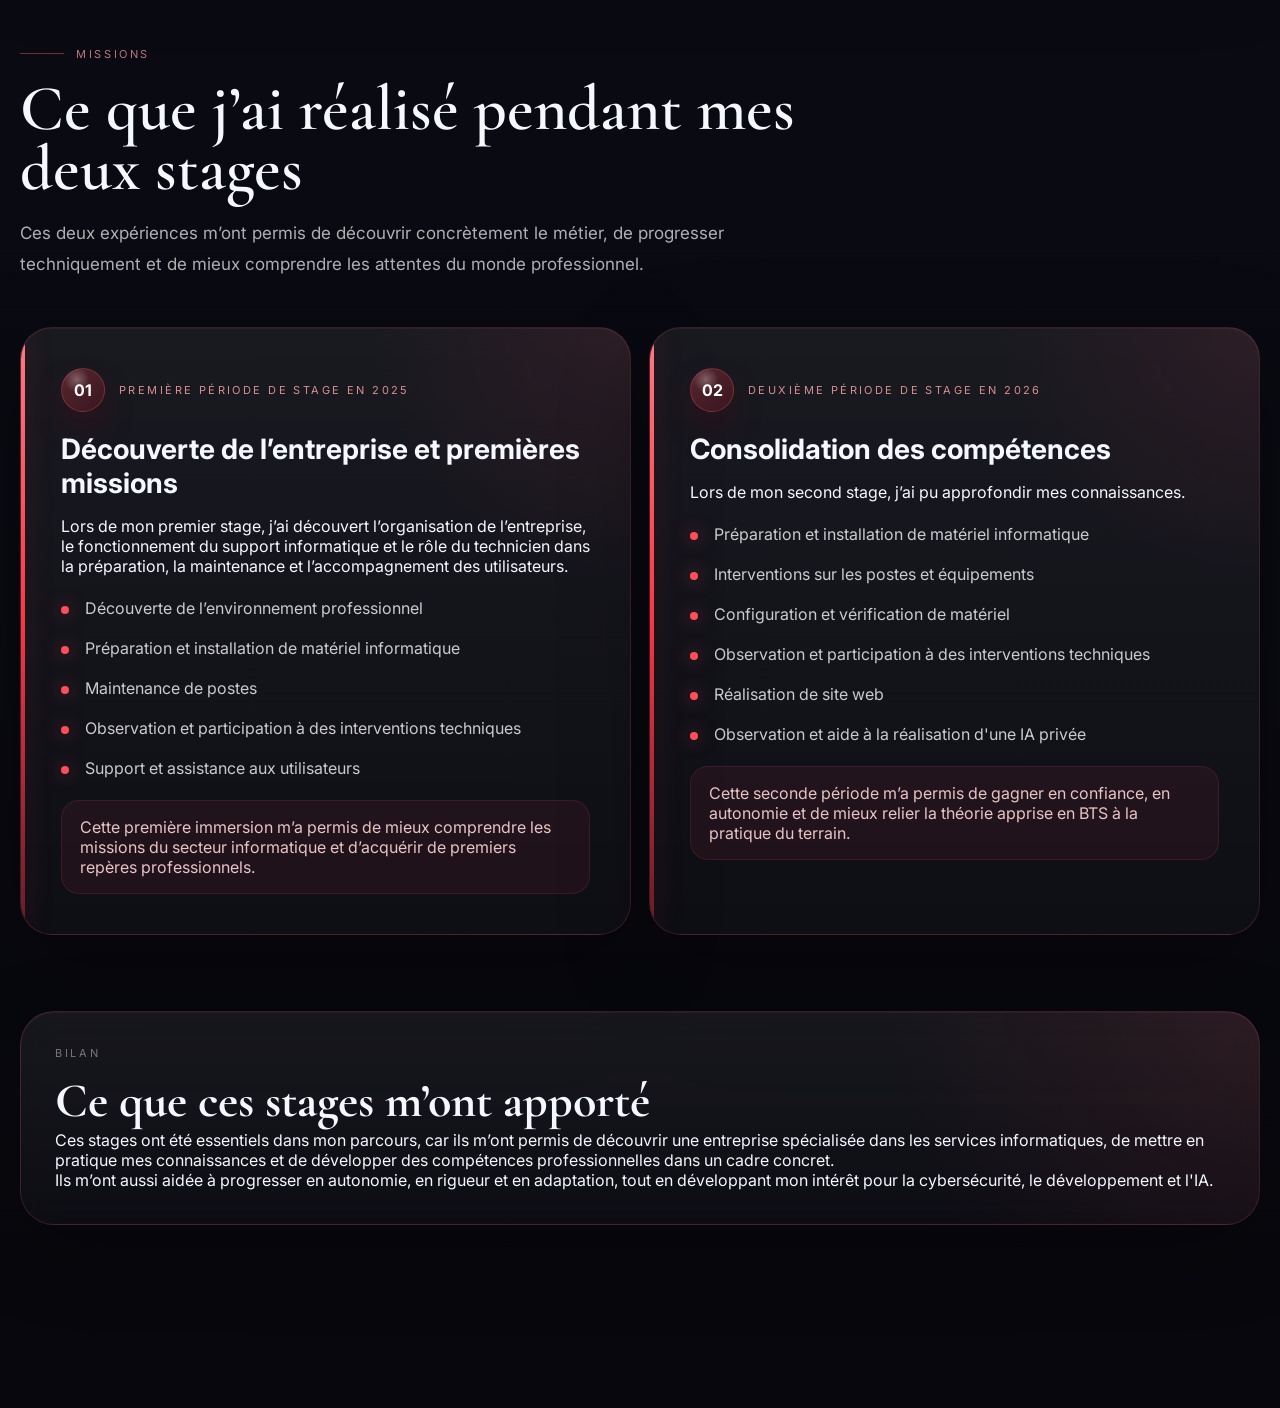
<file: stage.html>
<!DOCTYPE html>
<html lang="fr">
<head>
  <meta charset="UTF-8" />
  <meta name="viewport" content="width=device-width, initial-scale=1.0" />
  <title>Stage - KOKOT Clara</title>

  <link rel="preconnect" href="https://fonts.googleapis.com" />
  <link rel="preconnect" href="https://fonts.gstatic.com" crossorigin />
  <link
    href="https://fonts.googleapis.com/css2?family=Inter:wght@300;400;500;600;700;800&family=Cormorant+Garamond:wght@500;600;700&display=swap"
    rel="stylesheet"
  />

  <link rel="stylesheet" href="style.css" />
</head>
<body class="stage-page">
  <div class="progress-bar"></div>
  <div class="cursor-glow"></div>
  <div class="noise"></div>

  <!-- ================= HEADER ================= -->
  <header class="header">
    <div class="container nav">
      <div class="brand">
        <span class="brand-top">Portfolio BTS SIO SISR</span>
        <span class="brand-name">KOKOT Clara</span>
      </div>

      <nav class="nav-links">
        <a href="index.html">Accueil</a>
        <a href="apropos.html">À propos</a>
        <a href="bts-sio.html">BTS SIO</a>
        <a href="stage.html">Stage</a>
        <a href="veille.html">Veille</a>
        <a href="projets.html">Projet</a>
      </nav>

      <button class="menu-toggle" aria-label="Ouvrir le menu">☰</button>
    </div>

    <div class="mobile-menu">
      <a href="index.html">Accueil</a>
      <a href="apropos.html">À propos</a>
      <a href="bts-sio.html">BTS SIO</a>
      <a href="stage.html">Stage</a>
      <a href="veille.html">Veille</a>
      <a href="projets.html">Projet</a>
    </div>
  </header>

  <main>
    <!-- ================= HERO STAGE ================= -->
    <section class="section stage-hero">
      <div class="container">
        <div class="stage-hero-grid stage-hero-grid-wow">
          <div class="stage-hero-text reveal">
            <div class="section-label">Stage</div>
            <h1 class="stage-title">Mes expériences professionnelles chez Alsace Informatique</h1>
            <p class="stage-intro">
              Cette page présente l’entreprise dans laquelle j’ai effectué mes stages,
              son environnement professionnel ainsi que les missions que j’ai réalisées
              pendant mes deux périodes en entreprise.
            </p>

            <div class="stage-badges">
              <span>Support technique</span>
              <span>Maintenance</span>
              <span>Infrastructure</span>
              <span>Développement</span>
            </div>

          </div>

          <div class="logo-3d-showcase reveal" id="stageScene">
              <img src="images/logo.png" alt="Logo 3D Alsace Informatique" class="logo-3d-img">
          </div>

            
        </div>
      </div>
    </section>

    <!-- ================= ENTREPRISE ================= -->
    <section class="section">
      <div id="entreprise" class="container">
        <div class="stage-company-card stage-premium-card tilt-card reveal">
          <div class="stage-company-head">
            <div>
              <div class="card-label">Entreprise</div>
              <h2>Alsace Informatique</h2>
            </div>
            <div class="stage-company-pill">Illzach</div>
          </div>

          <p>
            J’ai effectué mes stages au sein de <strong>Alsace Informatique</strong>,
            une entreprise de service et conseil IT située à <strong>Illzach</strong>.
            L’entreprise propose des prestations liées à l’infrastructure matérielle,
            aux outils de supervision, au support technique, à l’infogérance,
            aux sauvegardes, à l’externalisation et à la cybersécurité. 
          </p>

          <p>
            Il propose aussi des services autour des réseaux, du Wi-Fi sécurisé,
            des serveurs, de la télémaintenance, des audits et de l’accompagnement des clients,
            ce qui montre une activité centrée sur la disponibilité du système d’information
            et l’assistance aux entreprises. 
          </p>

          <div class="stage-service-grid">
            <span>Infogérance</span>
            <span>Supervision</span>
            <span>Sauvegardes</span>
            <span>Cybersécurité</span>
          </div>

        </div>
      </div>
    </section>

    <!-- ================= CARTE ================= -->
    <section class="section">
      <div class="container">
        <div class="content-card stage-location-card stage-premium-card tilt-card reveal">
          <div class="card-label">Localisation</div>
          <h3>Emplacement de l’entreprise</h3>

          <p>
            L’entreprise est implantée à Illzach, au 9 Avenue d’Italie. Cette implantation
            m’a permis de découvrir un cadre professionnel réel et de mieux comprendre
            le fonctionnement d’une structure informatique orientée services.
          </p>

          <div class="map-container stage-map-frame">
            <iframe
              src="https://www.google.com/maps?q=9%20Avenue%20d%27Italie%2068110%20Illzach&output=embed"
              width="50%"
              height="250"
              style="border:0;"
              loading="lazy"
              referrerpolicy="no-referrer-when-downgrade">
            </iframe>
          </div>
        </div>
      </div>
    </section>

    <!-- ================= STAGE 1 ET 2 ================= -->
    <section class="section">
      <div id="missions" class="container">
        <div class="section-head reveal">
          <div class="section-label">Missions</div>
          <h2>Ce que j’ai réalisé pendant mes deux stages</h2>
          <p>
            Ces deux expériences m’ont permis de découvrir concrètement le métier,
            de progresser techniquement et de mieux comprendre les attentes
            du monde professionnel.
          </p>
        </div>

        <div class="stage-timeline">
          <article class="stage-wow-card tilt-card reveal">
            <div class="stage-wow-top">
              <span class="stage-number">01</span>
              <span class="stage-period">Première période de stage en 2025</span>
            </div>

            <h3>Découverte de l’entreprise et premières missions</h3>

            <p>
              Lors de mon premier stage, j’ai découvert l’organisation de l’entreprise,
              le fonctionnement du support informatique et le rôle du technicien
              dans la préparation, la maintenance et l’accompagnement des utilisateurs.
            </p>

            <ul class="stage-list">
              <li>Découverte de l’environnement professionnel</li>
              <li>Préparation et installation de matériel informatique</li>
              <li>Maintenance de postes</li>
              <li>Observation et participation à des interventions techniques</li>
              <li>Support et assistance aux utilisateurs</li>
            </ul>

            <p class="stage-note">
              Cette première immersion m’a permis de mieux comprendre les missions
              du secteur informatique et d’acquérir de premiers repères professionnels.
            </p>
          </article>

          <article class="stage-wow-card tilt-card reveal">
            <div class="stage-wow-top">
              <span class="stage-number">02</span>
              <span class="stage-period">Deuxième période de stage en 2026</span>
            </div>

            <h3>Consolidation des compétences</h3>

            <p>
              Lors de mon second stage, j’ai pu approfondir mes connaissances.
            </p>

            <ul class="stage-list">
              <li>Préparation et installation de matériel informatique</li>
              <li>Interventions sur les postes et équipements</li>
              <li>Configuration et vérification de matériel</li>
              <li>Observation et participation à des interventions techniques</li>
              <li>Réalisation de site web</li>
              <li>Observation et aide à la réalisation d'une IA privée</li>
            </ul>

            <p class="stage-note">
              Cette seconde période m’a permis de gagner en confiance, en autonomie
              et de mieux relier la théorie apprise en BTS à la pratique du terrain.
            </p>
          </article>
        </div>
      </div>
    </section>

    <!-- ================= BILAN ================= -->
    <section class="section">
      <div class="container">
        <div class="stage-summary-card stage-premium-card tilt-card reveal">
          <div class="card-label">Bilan</div>
          <h2>Ce que ces stages m’ont apporté</h2>

          <p>
            Ces stages ont été essentiels dans mon parcours, car ils m’ont permis
            de découvrir une entreprise spécialisée dans les services informatiques,
            de mettre en pratique mes connaissances et de développer des compétences
            professionnelles dans un cadre concret.
          </p>

          <p>
            Ils m’ont aussi aidée à progresser en autonomie, en rigueur et en adaptation,
            tout en développant mon intérêt pour la cybersécurité, le développement et l'IA.
          </p>
        </div>
      </div>
    </section>

    <!-- ================= FOOTER ================= -->
    <footer class="footer">
      <div class="container footer-content reveal">
        <p>Portfolio de KOKOT Clara · BTS SIO SISR</p>
        <p>© 2026 · Tous droits réservés</p>
      </div>
    </footer>
  </main>

  <script src="script.js"></script>
</body>
</html>
</file>
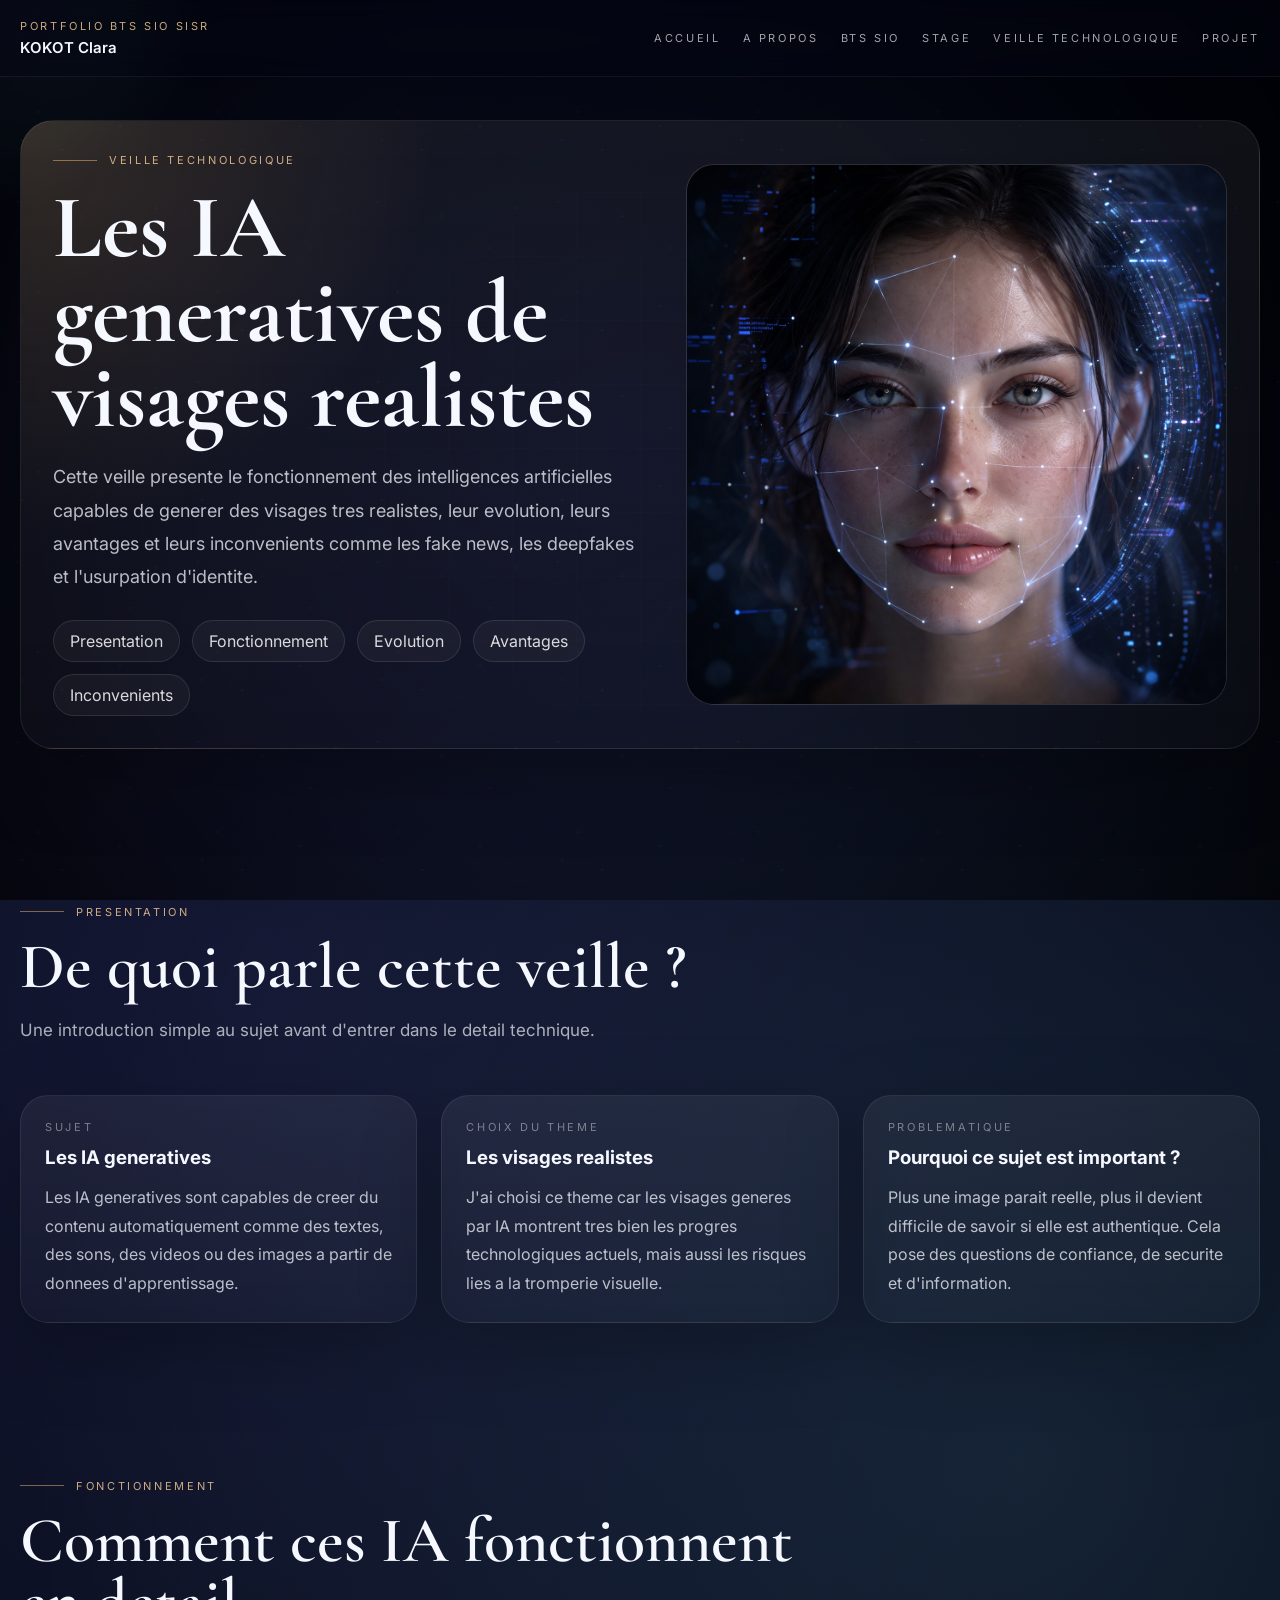
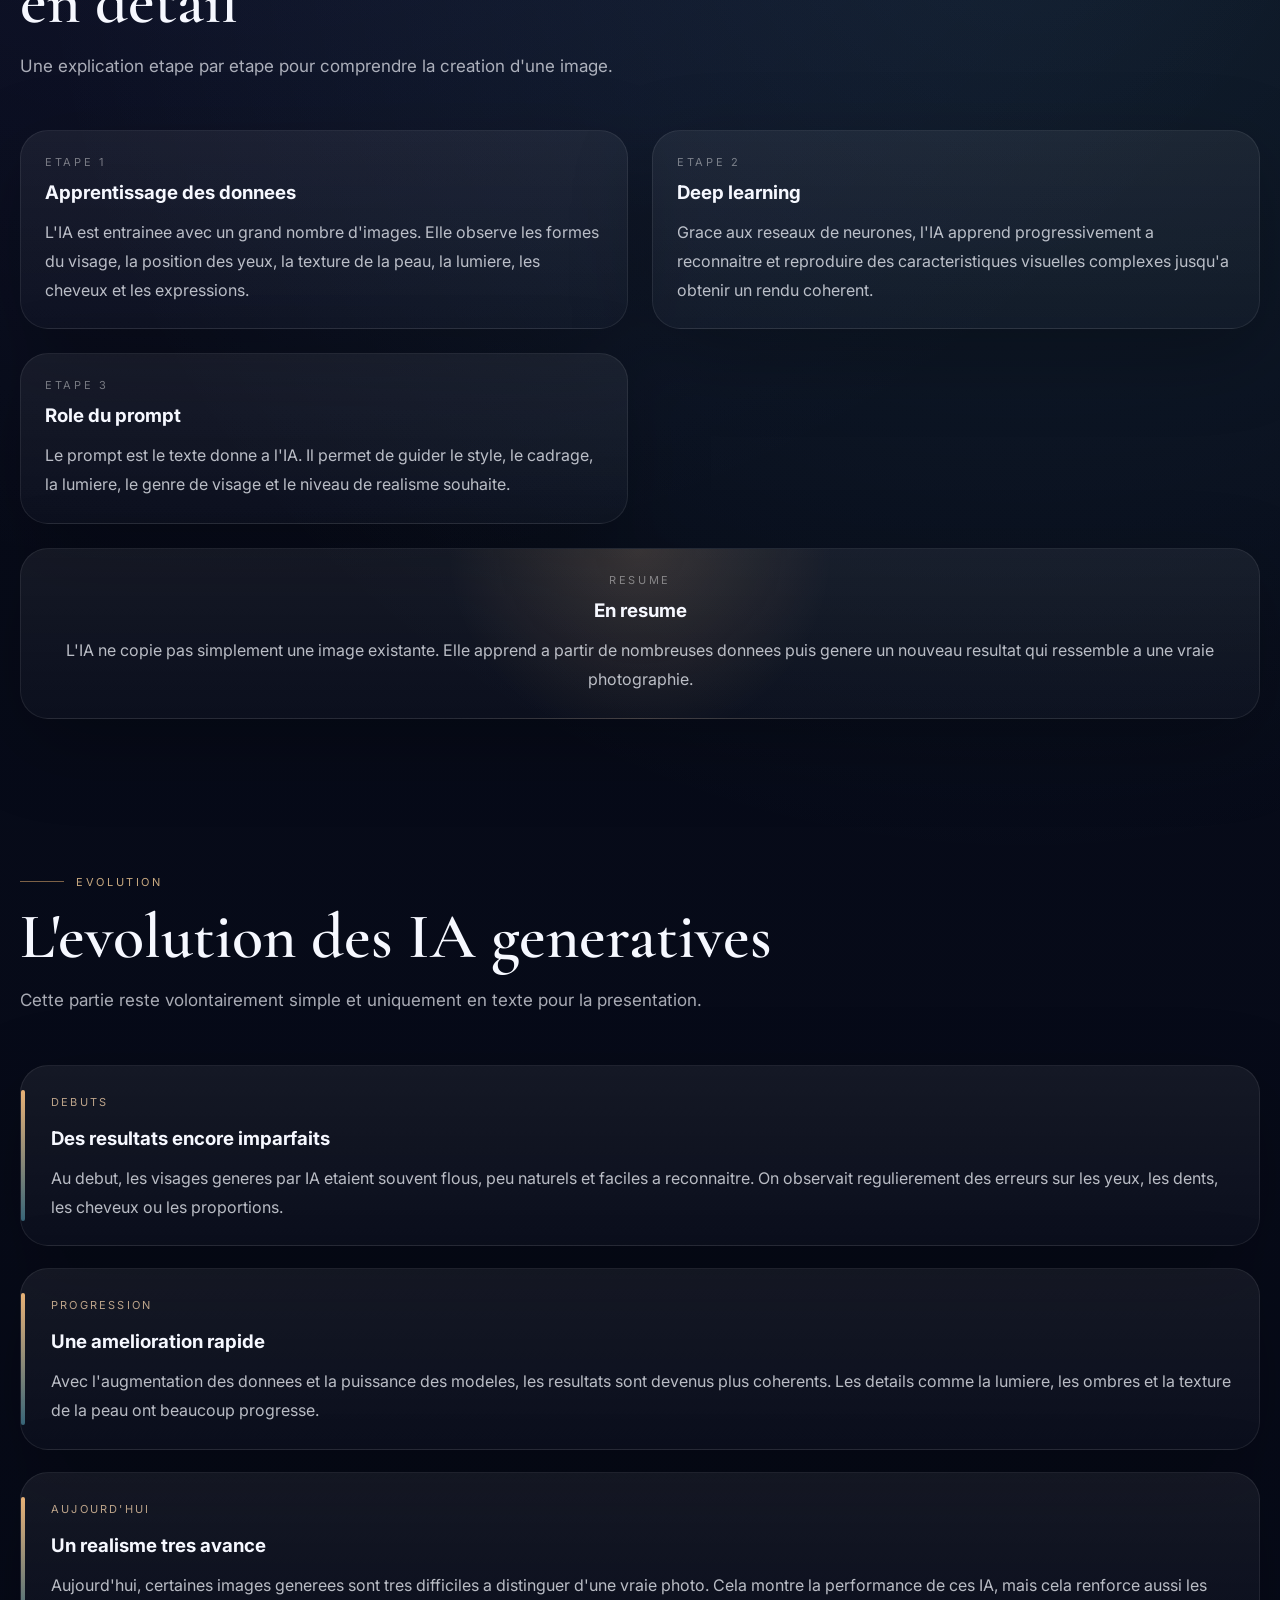
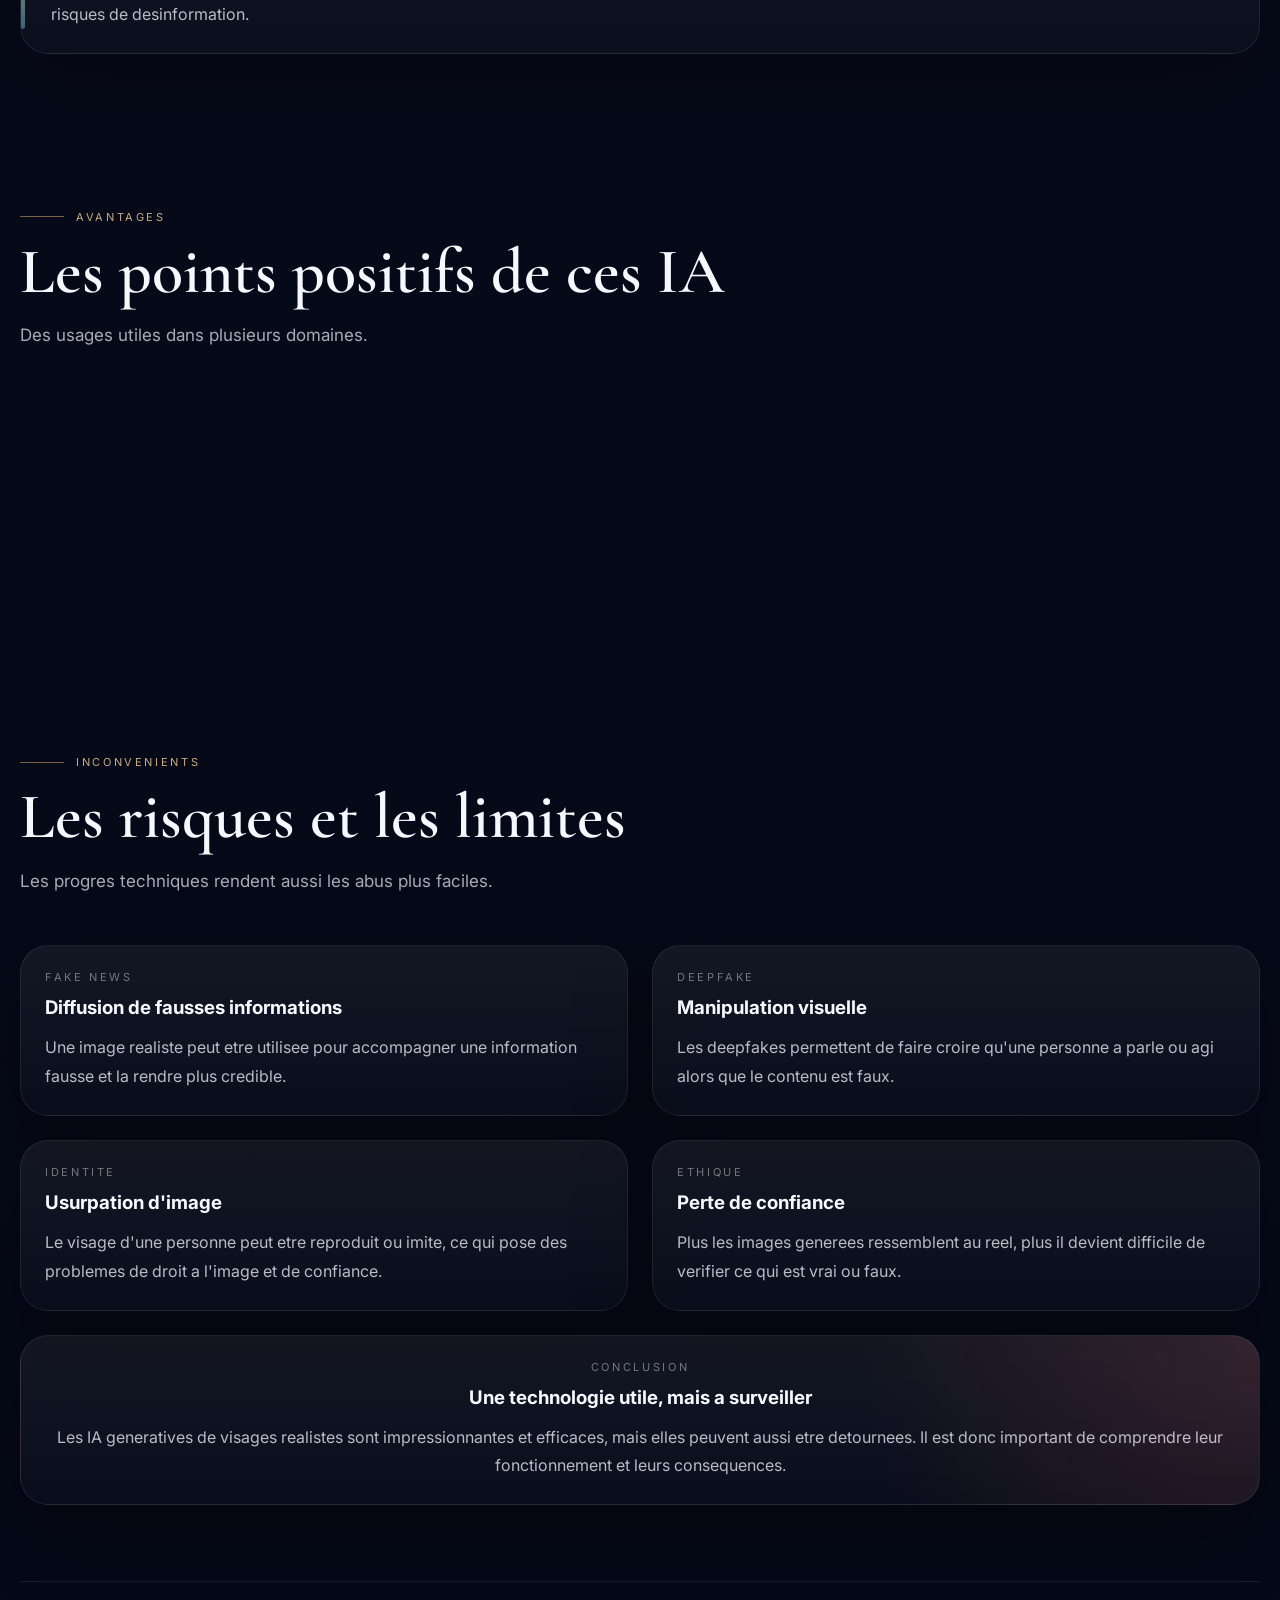
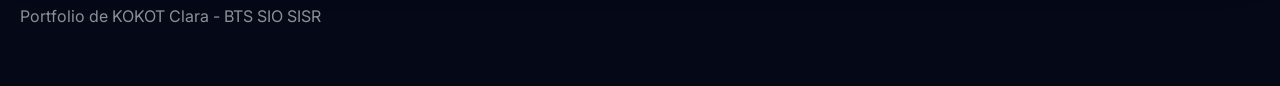
<file: veille.html>
<!DOCTYPE html>
<html lang="fr">
<head>
  <meta charset="UTF-8" />
  <meta name="viewport" content="width=device-width, initial-scale=1.0" />
  <title>Veille Technologique - KOKOT Clara</title>

  <link rel="preconnect" href="https://fonts.googleapis.com" />
  <link rel="preconnect" href="https://fonts.gstatic.com" crossorigin />
  <link
    href="https://fonts.googleapis.com/css2?family=Inter:wght@300;400;500;600;700;800&family=Cormorant+Garamond:wght@500;600;700&display=swap"
    rel="stylesheet"
  />

  <link rel="stylesheet" href="style.css" />
</head>
<body class="veille-page">
  <div class="progress-bar"></div>
  <div class="cursor-glow"></div>
  <div class="noise"></div>

  <header class="header">
    <div class="container nav">
      <div class="brand">
        <span class="brand-top">Portfolio BTS SIO SISR</span>
        <span class="brand-name">KOKOT Clara</span>
      </div>

      <nav class="nav-links">
        <a href="index.html">Accueil</a>
        <a href="apropos.html">A propos</a>
        <a href="bts-sio.html">BTS SIO</a>
        <a href="stage.html">Stage</a>
        <a href="veille.html">Veille Technologique</a>
        <a href="projets.html">Projet</a>
      </nav>

      <button class="menu-toggle" aria-label="Ouvrir le menu">☰</button>
    </div>

    <div class="mobile-menu">
      <a href="index.html">Accueil</a>
      <a href="apropos.html">A propos</a>
      <a href="bts-sio.html">BTS SIO</a>
      <a href="stage.html">Stage</a>
      <a href="veille.html">Veille Technologique</a>
      <a href="projets.html">Projet</a>
    </div>
  </header>

  <main>
    <section class="section veille-simple-hero">
      <div class="container">
        <div class="veille-simple-hero-grid reveal">
          <div class="veille-simple-copy">
            <div class="section-label">Veille Technologique</div>
            <h1>Les IA generatives de visages realistes</h1>
            <p>
              Cette veille presente le fonctionnement des intelligences artificielles capables
              de generer des visages tres realistes, leur evolution, leurs avantages et leurs
              inconvenients comme les fake news, les deepfakes et l'usurpation d'identite.
            </p>

            <div class="veille-simple-nav">
              <a href="#presentation">Presentation</a>
              <a href="#fonctionnement">Fonctionnement</a>
              <a href="#evolution">Evolution</a>
              <a href="#avantages">Avantages</a>
              <a href="#inconvenients">Inconvenients</a>
            </div>
          </div>

          <div class="veille-simple-visual">
            <img
              src="images/hero-visage.png"
              alt="Illustration d'un visage genere par intelligence artificielle"
            />
          </div>
        </div>
      </div>
    </section>

    <section class="section" id="presentation">
      <div class="container">
        <div class="section-head reveal">
          <div class="section-label">Presentation</div>
          <h2>De quoi parle cette veille ?</h2>
          <p>Une introduction simple au sujet avant d'entrer dans le detail technique.</p>
        </div>

        <div class="veille-simple-cards">
          <article class="veille-simple-card reveal">
            <div class="card-label">Sujet</div>
            <h3>Les IA generatives</h3>
            <p>
              Les IA generatives sont capables de creer du contenu automatiquement comme des
              textes, des sons, des videos ou des images a partir de donnees d'apprentissage.
            </p>
          </article>

          <article class="veille-simple-card reveal">
            <div class="card-label">Choix du theme</div>
            <h3>Les visages realistes</h3>
            <p>
              J'ai choisi ce theme car les visages generes par IA montrent tres bien les
              progres technologiques actuels, mais aussi les risques lies a la tromperie visuelle.
            </p>
          </article>

          <article class="veille-simple-card reveal">
            <div class="card-label">Problematique</div>
            <h3>Pourquoi ce sujet est important ?</h3>
            <p>
              Plus une image parait reelle, plus il devient difficile de savoir si elle est
              authentique. Cela pose des questions de confiance, de securite et d'information.
            </p>
          </article>
        </div>
      </div>
    </section>

    <section class="section" id="fonctionnement">
      <div class="container">
        <div class="section-head reveal">
          <div class="section-label">Fonctionnement</div>
          <h2>Comment ces IA fonctionnent en detail</h2>
          <p>Une explication etape par etape pour comprendre la creation d'une image.</p>
        </div>

        <div class="veille-detail-layout">
          <article class="veille-detail-panel reveal">
            <div class="card-label">Etape 1</div>
            <h3>Apprentissage des donnees</h3>
            <p>
              L'IA est entrainee avec un grand nombre d'images. Elle observe les formes du visage,
              la position des yeux, la texture de la peau, la lumiere, les cheveux et les expressions.
            </p>
          </article>

          <article class="veille-detail-panel reveal">
            <div class="card-label">Etape 2</div>
            <h3>Deep learning</h3>
            <p>
              Grace aux reseaux de neurones, l'IA apprend progressivement a reconnaitre et reproduire
              des caracteristiques visuelles complexes jusqu'a obtenir un rendu coherent.
            </p>
          </article>

          <article class="veille-detail-panel reveal">
            <div class="card-label">Etape 3</div>
            <h3>Role du prompt</h3>
            <p>
              Le prompt est le texte donne a l'IA. Il permet de guider le style, le cadrage, la lumiere,
              le genre de visage et le niveau de realisme souhaite.
            </p>
          </article>
        </div>

        <div class="veille-simple-highlight reveal">
          <div class="card-label">Resume</div>
          <h3>En resume</h3>
          <p>
            L'IA ne copie pas simplement une image existante. Elle apprend a partir de nombreuses donnees
            puis genere un nouveau resultat qui ressemble a une vraie photographie.
          </p>
        </div>

      </div>
    </section>

    <section class="section" id="evolution">
      <div class="container">
        <div class="section-head reveal">
          <div class="section-label">Evolution</div>
          <h2>L'evolution des IA generatives</h2>
          <p>Cette partie reste volontairement simple et uniquement en texte pour la presentation.</p>
        </div>

        <div class="veille-text-timeline">
          <article class="veille-text-step reveal">
            <span>Debuts</span>
            <h3>Des resultats encore imparfaits</h3>
            <p>
              Au debut, les visages generes par IA etaient souvent flous, peu naturels et faciles a reconnaitre.
              On observait regulierement des erreurs sur les yeux, les dents, les cheveux ou les proportions.
            </p>
          </article>

          <article class="veille-text-step reveal">
            <span>Progression</span>
            <h3>Une amelioration rapide</h3>
            <p>
              Avec l'augmentation des donnees et la puissance des modeles, les resultats sont devenus plus
              coherents. Les details comme la lumiere, les ombres et la texture de la peau ont beaucoup progresse.
            </p>
          </article>

          <article class="veille-text-step reveal">
            <span>Aujourd'hui</span>
            <h3>Un realisme tres avance</h3>
            <p>
              Aujourd'hui, certaines images generees sont tres difficiles a distinguer d'une vraie photo.
              Cela montre la performance de ces IA, mais cela renforce aussi les risques de desinformation.
            </p>
          </article>
        </div>
      </div>
    </section>

    <section class="section" id="avantages">
      <div class="container">
        <div class="section-head reveal">
          <div class="section-label">Avantages</div>
          <h2>Les points positifs de ces IA</h2>
          <p>Des usages utiles dans plusieurs domaines.</p>
        </div>

        <div class="veille-simple-cards">
          <article class="veille-simple-card reveal">
            <div class="card-label">Creation</div>
            <h3>Production rapide</h3>
            <p>
              Ces outils permettent de creer rapidement des visuels realistes sans organiser une prise de vue complete.
            </p>
          </article>

          <article class="veille-simple-card reveal">
            <div class="card-label">Accessibilite</div>
            <h3>Gain de temps</h3>
            <p>
              Ils rendent la creation d'images plus accessible pour les entreprises, les etudiants et les createurs.
            </p>
          </article>

          <article class="veille-simple-card reveal">
            <div class="card-label">Usages</div>
            <h3>Plusieurs domaines</h3>
            <p>
              On peut les utiliser dans la communication, le marketing, la formation, le divertissement ou le design.
            </p>
          </article>
        </div>
      </div>
    </section>

    <section class="section" id="inconvenients">
      <div class="container">
        <div class="section-head reveal">
          <div class="section-label">Inconvenients</div>
          <h2>Les risques et les limites</h2>
          <p>Les progres techniques rendent aussi les abus plus faciles.</p>
        </div>

        <div class="veille-risks-simple">
          <article class="veille-risk-simple-card reveal">
            <div class="card-label">Fake news</div>
            <h3>Diffusion de fausses informations</h3>
            <p>
              Une image realiste peut etre utilisee pour accompagner une information fausse et la rendre plus credible.
            </p>
          </article>

          <article class="veille-risk-simple-card reveal">
            <div class="card-label">Deepfake</div>
            <h3>Manipulation visuelle</h3>
            <p>
              Les deepfakes permettent de faire croire qu'une personne a parle ou agi alors que le contenu est faux.
            </p>
          </article>

          <article class="veille-risk-simple-card reveal">
            <div class="card-label">Identite</div>
            <h3>Usurpation d'image</h3>
            <p>
              Le visage d'une personne peut etre reproduit ou imite, ce qui pose des problemes de droit a l'image et de confiance.
            </p>
          </article>

          <article class="veille-risk-simple-card reveal">
            <div class="card-label">Ethique</div>
            <h3>Perte de confiance</h3>
            <p>
              Plus les images generees ressemblent au reel, plus il devient difficile de verifier ce qui est vrai ou faux.
            </p>
          </article>
        </div>

        <div class="veille-simple-highlight veille-simple-highlight-warning reveal">
          <div class="card-label">Conclusion</div>
          <h3>Une technologie utile, mais a surveiller</h3>
          <p>
            Les IA generatives de visages realistes sont impressionnantes et efficaces, mais elles peuvent aussi
            etre detournees. Il est donc important de comprendre leur fonctionnement et leurs consequences.
          </p>
        </div>
      </div>
    </section>

    <footer class="footer">
      <div class="container footer-content reveal">
        <p>Portfolio de KOKOT Clara - BTS SIO SISR</p>
      </div>
    </footer>
  </main>

  <script src="script.js"></script>
</body>
</html>

</html>
</file>
<file: style.css>
:root {
  --bg: #060816;
  --bg2: #0b1020;
  --text: #f6f8ff;
  --muted: rgba(246, 248, 255, 0.68);
  --line: rgba(255, 255, 255, 0.1);
  --card: rgba(255, 255, 255, 0.05);
  --accent: #78e4ff;
  --accent2: #7d7dff;
  --shadow: 0 25px 80px rgba(0, 0, 0, 0.25);
  --radius: 28px;
  --max-width: 1240px;
}

* {
  margin: 0;
  padding: 0;
  box-sizing: border-box;
}

html {
  scroll-behavior: smooth;
}

body {
  font-family: "Inter", sans-serif;
  background:
    radial-gradient(circle at 20% 20%, rgba(125, 125, 255, 0.12), transparent 30%),
    radial-gradient(circle at 80% 30%, rgba(120, 228, 255, 0.1), transparent 28%),
    linear-gradient(180deg, #050816 0%, #070b19 40%, #050816 100%);
  color: var(--text);
  overflow-x: hidden;
}

body::before {
  content: "";
  position: fixed;
  inset: 0;
  z-index: -3;
  pointer-events: none;
  background-image:
    linear-gradient(rgba(255, 255, 255, 0.04) 1px, transparent 1px),
    linear-gradient(90deg, rgba(255, 255, 255, 0.04) 1px, transparent 1px);
  background-size: 64px 64px;
  mask-image: radial-gradient(circle at center, black 25%, transparent 82%);
  opacity: 0.35;
}

body::after {
  content: "";
  position: fixed;
  inset: 0;
  z-index: -2;
  pointer-events: none;
  background: radial-gradient(circle at center, transparent, rgba(0, 0, 0, 0.35) 60%, rgba(0, 0, 0, 0.7));
}

a {
  text-decoration: none;
  color: inherit;
}

.container {
  width: min(calc(100% - 40px), var(--max-width));
  margin: 0 auto;
}

.noise {
  position: fixed;
  inset: 0;
  z-index: -1;
  pointer-events: none;
  opacity: 0.04;
  background-image: url("data:image/svg+xml,%3Csvg xmlns='http://www.w3.org/2000/svg' width='180' height='180' viewBox='0 0 180 180'%3E%3Cg fill='%23ffffff'%3E%3Ccircle cx='18' cy='22' r='1'/%3E%3Ccircle cx='82' cy='36' r='1'/%3E%3Ccircle cx='130' cy='68' r='1'/%3E%3Ccircle cx='38' cy='112' r='1'/%3E%3Ccircle cx='156' cy='28' r='1'/%3E%3Ccircle cx='62' cy='150' r='1'/%3E%3Ccircle cx='120' cy='126' r='1'/%3E%3Ccircle cx='22' cy='140' r='1'/%3E%3C/g%3E%3C/svg%3E");
  animation: noiseMove 10s linear infinite;
}

@keyframes noiseMove {
  0% { transform: translate(0, 0); }
  25% { transform: translate(-8px, 5px); }
  50% { transform: translate(5px, -4px); }
  75% { transform: translate(2px, 6px); }
  100% { transform: translate(0, 0); }
}

.cursor-glow {
  position: fixed;
  width: 420px;
  height: 420px;
  border-radius: 50%;
  z-index: -4;
  pointer-events: none;
  filter: blur(18px);
  opacity: 0.9;
  transform: translate(-50%, -50%);
  background: radial-gradient(circle, rgba(125, 125, 255, 0.26) 0%, rgba(120, 228, 255, 0.12) 35%, rgba(0, 0, 0, 0) 72%);
}

.progress-bar {
  position: fixed;
  top: 0;
  left: 0;
  width: 0%;
  height: 3px;
  z-index: 999;
  background: linear-gradient(90deg, var(--accent), var(--accent2));
  box-shadow: 0 0 25px rgba(120, 228, 255, 0.45);
}

.header {
  position: fixed;
  inset: 0 0 auto 0;
  z-index: 100;
  backdrop-filter: blur(16px);
  background: rgba(5, 8, 22, 0.35);
  border-bottom: 1px solid rgba(255, 255, 255, 0.06);
}

.nav {
  min-height: 76px;
  display: flex;
  align-items: center;
  justify-content: space-between;
  gap: 20px;
}

.brand {
  display: flex;
  flex-direction: column;
  gap: 5px;
}

.brand-top,
.section-label,
.card-label,
.project-id,
.chip,
.kicker,
.scroll-indicator,
.nav-links a {
  text-transform: uppercase;
  letter-spacing: 0.24em;
  font-size: 11px;
}

.brand-top {
  color: rgba(255, 255, 255, 0.45);
}

.brand-name {
  font-size: 15px;
  font-weight: 600;
}

.nav-links {
  display: flex;
  gap: 22px;
  color: rgba(255, 255, 255, 0.64);
  flex-wrap: wrap;
  justify-content: flex-end;
}

.nav-links a {
  position: relative;
  transition: 0.35s ease;
}

.nav-links a::after {
  content: "";
  position: absolute;
  left: 0;
  bottom: -8px;
  width: 100%;
  height: 1px;
  background: linear-gradient(90deg, transparent, white, transparent);
  transform: scaleX(0);
  transition: transform 0.35s ease;
}

.nav-links a:hover {
  color: white;
}

.nav-links a:hover::after {
  transform: scaleX(1);
}

.menu-toggle {
  display: none;
  background: none;
  border: none;
  color: white;
  font-size: 28px;
  cursor: pointer;
}

.mobile-menu {
  display: none;
  flex-direction: column;
  gap: 16px;
  padding: 0 20px 20px;
  background: rgba(5, 8, 22, 0.95);
  border-top: 1px solid rgba(255,255,255,0.06);
}

.mobile-menu a {
  color: rgba(255,255,255,0.8);
}

.mobile-menu.active {
  display: flex;
}

.section {
  position: relative;
  padding: 120px 0 20px;
}

.hero {
  min-height: 100vh;
  display: flex;
  align-items: center;
  padding-top: 120px;
  position: relative;
  overflow: hidden;
}

.hero-grid {
  display: grid;
  grid-template-columns: 1.15fr 0.85fr;
  gap: 42px;
  align-items: center;
}

.kicker {
  display: inline-flex;
  align-items: center;
  gap: 12px;
  color: rgba(255, 255, 255, 0.54);
  margin-bottom: 24px;
}

.kicker::before {
  content: "";
  width: 42px;
  height: 1px;
  background: rgba(255, 255, 255, 0.22);
}

.hero-title {
  font-family: "Cormorant Garamond", serif;
  font-size: clamp(4rem, 11vw, 8.8rem);
  line-height: 0.9;
  font-weight: 600;
  letter-spacing: -0.04em;
  margin-bottom: 24px;
}

.hero-title span {
  display: block;
  opacity: 0;
  transform: translateY(80px);
  filter: blur(12px);
  animation: titleReveal 1s cubic-bezier(.17,.84,.44,1) forwards;
}

.hero-title span:nth-child(2) {
  animation-delay: 0.14s;
}

.hero-title span:nth-child(3) {
  animation-delay: 0.28s;
}

@keyframes titleReveal {
  to {
    opacity: 1;
    transform: translateY(0);
    filter: blur(0);
  }
}

.hero-text {
  max-width: 720px;
  color: var(--muted);
  font-size: 18px;
  line-height: 1.8;
  margin-bottom: 34px;
}

.hero-buttons {
  display: flex;
  gap: 16px;
  flex-wrap: wrap;
}

.btn {
  min-height: 54px;
  padding: 0 24px;
  border-radius: 999px;
  display: inline-flex;
  align-items: center;
  justify-content: center;
  border: 1px solid rgba(255, 255, 255, 0.12);
  background: rgba(255, 255, 255, 0.05);
  color: white;
  position: relative;
  overflow: hidden;
  transition: 0.35s ease;
}

.btn::before {
  content: "";
  position: absolute;
  inset: 0;
  background: linear-gradient(120deg, transparent 15%, rgba(255,255,255,0.16), transparent 85%);
  transform: translateX(-120%);
  transition: transform 0.7s ease;
}

.btn:hover {
  transform: translateY(-3px);
  border-color: rgba(255, 255, 255, 0.22);
  box-shadow: 0 18px 40px rgba(0, 0, 0, 0.28);
}

.btn:hover::before {
  transform: translateX(120%);
}

.btn-primary {
  background: linear-gradient(135deg, rgba(120, 228, 255, 0.18), rgba(125, 125, 255, 0.18));
}

.hero-visual {
  height: 640px;
  display: flex;
  align-items: center;
  justify-content: center;
  perspective: 1400px;
}

.scene {
  position: relative;
  width: 100%;
  height: 100%;
  transform-style: preserve-3d;
  transition: transform 0.15s linear;
}

.ring,
.panel,
.tag,
.beam {
  position: absolute;
  left: 50%;
  top: 50%;
  transform-style: preserve-3d;
}

.ring {
  border-radius: 50%;
  border: 1px solid rgba(255, 255, 255, 0.13);
  box-shadow: inset 0 0 60px rgba(255, 255, 255, 0.04), 0 0 60px rgba(120, 228, 255, 0.08);
}

.ring-1 {
  width: 360px;
  height: 360px;
  margin-left: -180px;
  margin-top: -180px;
  transform: rotateX(76deg) rotateZ(-18deg);
}

.ring-2 {
  width: 500px;
  height: 500px;
  margin-left: -250px;
  margin-top: -250px;
  border-color: rgba(125, 125, 255, 0.14);
  transform: rotateX(74deg) rotateZ(12deg);
}

.ring-3 {
  width: 620px;
  height: 620px;
  margin-left: -310px;
  margin-top: -310px;
  transform: rotateY(74deg) rotateZ(24deg);
  opacity: 0.55;
}

.panel {
  border-radius: 26px;
  padding: 22px;
  background: linear-gradient(180deg, rgba(255,255,255,0.09), rgba(255,255,255,0.03));
  border: 1px solid rgba(255,255,255,0.12);
  backdrop-filter: blur(18px);
  box-shadow: var(--shadow);
}

.panel-main {
  width: 280px;
  margin-left: -140px;
  margin-top: -110px;
  transform: translateZ(60px);
}

.panel-small {
  width: 190px;
  margin-left: 100px;
  margin-top: 60px;
  transform: translateZ(120px);
}

.panel-top {
  display: flex;
  justify-content: space-between;
  margin-bottom: 20px;
  color: rgba(255,255,255,0.56);
  font-size: 12px;
}

.metric {
  padding: 16px 0;
  border-top: 1px solid rgba(255,255,255,0.08);
  display: flex;
  justify-content: space-between;
  gap: 20px;
  font-size: 14px;
}

.metric strong {
  font-size: 20px;
  font-weight: 600;
  text-align: right;
}

.mini-title {
  color: rgba(255,255,255,0.46);
  font-size: 11px;
  text-transform: uppercase;
  letter-spacing: 0.24em;
  margin-bottom: 10px;
}

.panel-small p {
  color: rgba(255,255,255,0.82);
  line-height: 1.6;
}

.tag {
  padding: 10px 16px;
  border-radius: 999px;
  background: rgba(8, 14, 32, 0.68);
  border: 1px solid rgba(255,255,255,0.12);
  box-shadow: 0 10px 30px rgba(0,0,0,0.2);
  backdrop-filter: blur(12px);
  color: rgba(255,255,255,0.82);
}

.tag-1 {
  margin-left: -250px;
  margin-top: -180px;
}

.tag-2 {
  margin-left: 140px;
  margin-top: -160px;
}

.tag-3 {
  margin-left: -220px;
  margin-top: 180px;
}

.beam {
  width: 220px;
  height: 1px;
  background: linear-gradient(90deg, transparent, rgba(120, 228, 255, 0.8), transparent);
  transform: rotateZ(38deg) translateZ(40px);
  margin-left: -10px;
  margin-top: 140px;
  box-shadow: 0 0 18px rgba(120, 228, 255, 0.55);
}

.floating {
  animation: float 6s ease-in-out infinite;
}

.delay-1 { animation-delay: 0.6s; }
.delay-2 { animation-delay: 1s; }
.delay-3 { animation-delay: 1.5s; }
.delay-4 { animation-delay: 2s; }

@keyframes float {
  0%, 100% { transform: translateY(0) translateZ(60px); }
  50% { transform: translateY(-14px) translateZ(60px); }
}

.scroll-indicator {
  position: absolute;
  left: 50%;
  bottom: 36px;
  transform: translateX(-50%);
  color: rgba(255,255,255,0.46);
  display: flex;
  align-items: center;
  gap: 12px;
  animation: bounce 2.5s ease-in-out infinite;
}

@keyframes bounce {
  0%, 100% { transform: translateX(-50%) translateY(0); }
  50% { transform: translateX(-50%) translateY(10px); }
}

.section-head {
  max-width: 820px;
  margin-bottom: 48px;
}

.section-label {
  color: rgba(255,255,255,0.46);
  display: flex;
  align-items: center;
  gap: 12px;
  margin-bottom: 18px;
}

.section-label::before {
  content: "";
  width: 44px;
  height: 1px;
  background: rgba(255,255,255,0.2);
}

.section-head h2,
.contact-box h2 {
  font-family: "Cormorant Garamond", serif;
  font-size: clamp(2.5rem, 5vw, 4.6rem);
  line-height: 0.95;
  font-weight: 600;
  margin-bottom: 18px;
}

.section-head p,
.contact-box p,
.content-card p,
.option-card p {
  color: var(--muted);
  line-height: 1.85;
  font-size: 17px;
}

.section-mini-head {
  margin: 40px 0 24px;
}

.section-mini-head h3 {
  font-size: 28px;
  margin-top: 10px;
}

.content-card,
.option-card,
.skill-card,
.project-card,
.contact-box {
  background: linear-gradient(180deg, rgba(255,255,255,0.06), rgba(255,255,255,0.03));
  border: 1px solid rgba(255,255,255,0.1);
  backdrop-filter: blur(18px);
  box-shadow: var(--shadow);
}

.content-card {
  border-radius: 30px;
  padding: 34px;
  margin-bottom: 24px;
}

.content-grid {
  display: grid;
  grid-template-columns: 280px 1fr;
  gap: 28px;
}

.card-label {
  color: rgba(255,255,255,0.42);
  margin-bottom: 12px;
}

.content-card h3,
.option-card h3,
.skill-card h3,
.project-card h3 {
  font-size: 24px;
  margin-bottom: 14px;
  letter-spacing: -0.03em;
}

.styled-list {
  margin-top: 16px;
  display: grid;
  gap: 12px;
  padding-left: 18px;
}

.styled-list li {
  color: var(--muted);
  line-height: 1.8;
}

.cards-grid {
  display: grid;
  grid-template-columns: repeat(2, minmax(0, 1fr));
  gap: 24px;
  perspective: 1200px;
}

.two-columns {
  margin-top: 12px;
}

.skill-card {
  min-height: 270px;
  border-radius: 30px;
  padding: 32px;
  position: relative;
  overflow: hidden;
  transition: transform 0.18s linear, border-color 0.25s ease, box-shadow 0.25s ease;
  transform-style: preserve-3d;
}

.skill-card::before {
  content: "";
  position: absolute;
  inset: -1px;
  background: radial-gradient(circle at var(--mx, 50%) var(--my, 50%), rgba(120,228,255,0.18), transparent 30%);
  opacity: 0;
  transition: 0.35s ease;
}

.skill-card:hover::before {
  opacity: 1;
}

.skill-card:hover {
  border-color: rgba(255,255,255,0.18);
  box-shadow: 0 28px 80px rgba(0,0,0,0.28);
}

.skill-icon {
  width: 58px;
  height: 58px;
  border-radius: 18px;
  display: grid;
  place-items: center;
  margin-bottom: 22px;
  background: rgba(255,255,255,0.04);
  border: 1px solid rgba(255,255,255,0.1);
  font-size: 24px;
}

.option-card {
  border-radius: 30px;
  padding: 32px;
}

.option-subtitle {
  color: rgba(255,255,255,0.56);
  margin-bottom: 14px;
}

.project-card {
  display: grid;
  grid-template-columns: 90px 1fr 360px;
  gap: 28px;
  padding: 28px;
  border-radius: 34px;
  align-items: center;
  overflow: hidden;
  transition: transform 0.35s ease, border-color 0.35s ease;
  margin-bottom: 26px;
}

.project-card:hover {
  transform: translateY(-6px);
  border-color: rgba(255,255,255,0.18);
}

.project-id {
  color: rgba(255,255,255,0.34);
}

.project-subtitle {
  color: rgba(255,255,255,0.56);
  margin-bottom: 14px;
}

.project-visual {
  height: 260px;
  border-radius: 24px;
  border: 1px solid rgba(255,255,255,0.08);
  position: relative;
  overflow: hidden;
  background:
    radial-gradient(circle at 30% 30%, rgba(120, 228, 255, 0.3), transparent 26%),
    radial-gradient(circle at 70% 70%, rgba(125, 125, 255, 0.28), transparent 30%),
    linear-gradient(180deg, rgba(255,255,255,0.08), rgba(255,255,255,0.02));
}

.project-visual::before {
  content: "";
  position: absolute;
  inset: 0;
  background-image:
    linear-gradient(rgba(255,255,255,0.06) 1px, transparent 1px),
    linear-gradient(90deg, rgba(255,255,255,0.06) 1px, transparent 1px);
  background-size: 30px 30px;
  mask-image: radial-gradient(circle at center, black 40%, transparent 95%);
}

.visual-1::after,
.visual-2::after,
.visual-3::after {
  content: "";
  position: absolute;
  border-radius: 50%;
  filter: blur(20px);
}

.visual-1::after {
  width: 180px;
  height: 180px;
  right: 20px;
  top: 30px;
  background: rgba(120, 228, 255, 0.22);
}

.visual-2::after {
  width: 220px;
  height: 220px;
  left: 20px;
  bottom: 10px;
  background: rgba(125, 125, 255, 0.22);
}

.visual-3::after {
  width: 150px;
  height: 150px;
  right: 40px;
  bottom: 30px;
  background: rgba(255, 255, 255, 0.12);
}

.chips,
.contact-links {
  display: flex;
  gap: 12px;
  flex-wrap: wrap;
}

.chips {
  margin-top: 22px;
}

.chip,
.contact-links a,
.contact-links button {
  padding: 10px 14px;
  border-radius: 999px;
  border: 1px solid rgba(255,255,255,0.1);
  background: rgba(255,255,255,0.04);
  color: rgba(255,255,255,0.72);
  transition: 0.3s ease;
}

.contact-links button {
  font: inherit;
  cursor: pointer;
}

.contact-links {
  margin-top: 18px;
}

.contact-links a:hover,
.contact-links button:hover {
  transform: translateY(-3px);
  border-color: rgba(255,255,255,0.2);
}

.project-links {
  margin-top: 24px;
}

.footer {
  padding: 40px 0 60px;
}

.footer-content {
  display: flex;
  justify-content: space-between;
  gap: 20px;
  color: rgba(255,255,255,0.55);
  border-top: 1px solid rgba(255,255,255,0.08);
  padding-top: 24px;
}

.reveal {
  opacity: 0;
  transform: translateY(45px);
  transition: opacity 0.9s cubic-bezier(.18,.88,.28,1), transform 0.9s cubic-bezier(.18,.88,.28,1);
}

.reveal.visible {
  opacity: 1;
  transform: translateY(0);
}


/* ======================= */
/* TIMELINE PARCOURS */
/* ======================= */

.timeline {
  position: relative;
  max-width: 900px;
  margin: 40px auto 0;
  padding-left: 50px;
}

.timeline::before {
  content: "";
  position: absolute;
  left: 18px;
  top: 0;
  bottom: 0;
  width: 2px;
  background: rgba(255, 255, 255, 0.18);
}

.timeline-item {
  position: relative;
  margin-bottom: 40px;
  padding-left: 22px;
}

.timeline-item:last-child {
  margin-bottom: 0;
}

.timeline-dot {
  position: absolute;
  left: -18px;
  top: 8px;
  width: 16px;
  height: 16px;
  border-radius: 50%;
  background: #7c5cff;
  box-shadow: 0 0 18px rgba(124, 92, 255, 0.45);
}

.timeline-content {
  width: 100%;
}

.timeline-content h4 {
  margin-bottom: 10px;
  font-size: 20px;
  line-height: 1.3;
  font-weight: 700;
  color: #ffffff;
}

.timeline-content p {
  margin: 0;
  color: rgba(255, 255, 255, 0.75);
  line-height: 1.8;
  font-size: 16px;
}

/* responsive */
@media (max-width: 768px) {
  .timeline {
    padding-left: 38px;
  }

  .timeline::before {
    left: 12px;
  }

  .timeline-item {
    padding-left: 18px;
    margin-bottom: 30px;
  }

  .timeline-dot {
    left: -14px;
    width: 14px;
    height: 14px;
  }

  .timeline-content h4 {
    font-size: 18px;
  }

  .timeline-content p {
    font-size: 15px;
  }
}


/* ======================= */
/* SKILLS MARQUEE */
/* ======================= */

.skills-section {
  margin-top: 30px;
}

.skills-title {
  margin: 25px 0 10px;
  font-size: 18px;
  font-weight: 600;
}

.skills-marquee {
  overflow: hidden;
  width: 100%;
  padding: 14px 0;
}

.skills-track {
  display: flex;
  gap: 60px;

  width: max-content;

  animation: scroll 60s linear infinite;
}


.skills-marquee.reverse .skills-track {
  animation: scrollReverse 60s linear infinite;
}

.skills-track img {
  height: 90px; /* augmente ici */
  object-fit: contain;

  filter: grayscale(100%);
  opacity: 0.85;

  transform: scale(1);
  transform-origin: center;
  transition: transform 0.35s ease, opacity 0.35s ease, filter 0.35s ease;
}

.skills-marquee:has(.skills-track img:hover) .skills-track {
  animation-play-state: paused;
}
@keyframes scroll {
  0% {
    transform: translateX(0);
  }
  100% {
    transform: translateX(-50%);
  }
}
.skills-track img:hover {
  object-fit: contain;

  filter: none; 
  opacity: 1;
  transform: scale(1.14);
}

/* animations */

@keyframes scroll {
  from {
    transform: translateX(0);
  }
  to {
    transform: translateX(-50%);
  }
}

@keyframes scrollReverse {
  from {
    transform: translateX(-50%);
  }
  to {
    transform: translateX(0);
  }
}


/* ======================================== */
/* PAGE STAGE - VERSION WOW ALSACE INFO */
/* ======================================== */

.stage-page {
  background:
    radial-gradient(circle at 15% 20%, rgba(190, 20, 20, 0.16), transparent 24%),
    radial-gradient(circle at 85% 25%, rgba(255, 70, 70, 0.12), transparent 22%),
    linear-gradient(180deg, #07070d 0%, #0b0b14 40%, #07070d 100%);
}

.stage-page .header {
  background: rgba(14, 10, 14, 0.55);
}

.stage-page .section-label::before,
.stage-page .kicker::before {
  background: rgba(255, 90, 90, 0.45);
}

.stage-page .section-label,
.stage-page .brand-top {
  color: rgba(255, 160, 160, 0.72);
}

.stage-hero {
  padding-top: 160px;
  padding-bottom: 50px;
}

.stage-hero-grid {
  display: grid;
  grid-template-columns: 1.2fr 0.8fr;
  gap: 28px;
  align-items: stretch;
}

.stage-title {
  font-family: "Cormorant Garamond", serif;
  font-size: clamp(3rem, 6vw, 5.4rem);
  line-height: 0.95;
  margin-bottom: 18px;
}

.stage-intro {
  max-width: 760px;
  color: rgba(255,255,255,0.76);
  line-height: 1.9;
  font-size: 17px;
}

.stage-badges {
  display: flex;
  gap: 12px;
  flex-wrap: wrap;
  margin-top: 28px;
}

.stage-badges span {
  padding: 10px 15px;
  border-radius: 999px;
  background: rgba(255, 70, 70, 0.1);
  border: 1px solid rgba(255, 90, 90, 0.2);
  color: rgba(255, 210, 210, 0.9);
  font-size: 13px;
}

.stage-logo-card {
  border-radius: 30px;
  padding: 28px;
  background: linear-gradient(180deg, rgba(255,255,255,0.06), rgba(255,255,255,0.02));
  border: 1px solid rgba(255, 90, 90, 0.14);
  box-shadow: 0 25px 80px rgba(0,0,0,0.25);
  backdrop-filter: blur(18px);
}

.stage-logo-label {
  text-transform: uppercase;
  letter-spacing: 0.24em;
  font-size: 11px;
  color: rgba(255, 170, 170, 0.72);
  margin-bottom: 18px;
}

.stage-logo-placeholder {
  min-height: 320px;
  border-radius: 24px;
  border: 1px dashed rgba(255, 90, 90, 0.28);
  background:
    radial-gradient(circle at 30% 30%, rgba(255, 70, 70, 0.14), transparent 25%),
    linear-gradient(180deg, rgba(255,255,255,0.04), rgba(255,255,255,0.015));
  display: flex;
  align-items: center;
  justify-content: center;
  flex-direction: column;
  gap: 18px;
  text-align: center;
  padding: 24px;
}

.stage-logo-placeholder img {
  max-width: 220px;
  max-height: 120px;
  object-fit: contain;
}

.stage-logo-placeholder span {
  color: rgba(255,255,255,0.58);
  font-size: 14px;
}

.stage-company-card,
.stage-summary-card {
  border-radius: 34px;
  padding: 34px;
  background:
    linear-gradient(180deg, rgba(255,255,255,0.06), rgba(255,255,255,0.025));
  border: 1px solid rgba(255, 90, 90, 0.14);
  box-shadow: 0 25px 80px rgba(0,0,0,0.22);
  backdrop-filter: blur(18px);
}

.stage-company-head {
  display: flex;
  align-items: center;
  justify-content: space-between;
  gap: 20px;
  margin-bottom: 22px;
}

.stage-company-head h2,
.stage-summary-card h2 {
  font-size: clamp(2rem, 4vw, 3rem);
  font-family: "Cormorant Garamond", serif;
}

.stage-company-pill {
  padding: 10px 14px;
  border-radius: 999px;
  background: rgba(255, 70, 70, 0.1);
  border: 1px solid rgba(255, 90, 90, 0.24);
  color: rgba(255, 220, 220, 0.95);
  white-space: nowrap;
}

.stage-highlight-grid {
  display: grid;
  grid-template-columns: repeat(3, minmax(0, 1fr));
  gap: 18px;
  margin-top: 26px;
}

.stage-highlight-box {
  border-radius: 24px;
  padding: 22px;
  background: rgba(255,255,255,0.035);
  border: 1px solid rgba(255, 90, 90, 0.12);
}

.stage-highlight-box h3 {
  margin-bottom: 12px;
  font-size: 20px;
}

.stage-page .content-card,
.stage-page .project-card {
  border: 1px solid rgba(255, 90, 90, 0.14);
}

.stage-page .map-container {
  margin-top: 22px;
  border-radius: 22px;
  overflow: hidden;
  border: 1px solid rgba(255, 90, 90, 0.14);
  box-shadow: 0 24px 60px rgba(0,0,0,0.24);
}

.stage-timeline {
  display: grid;
  gap: 26px;
}

.stage-wow-card {
  position: relative;
  border-radius: 32px;
  padding: 30px;
  background:
    linear-gradient(180deg, rgba(255,255,255,0.06), rgba(255,255,255,0.025));
  border: 1px solid rgba(255, 90, 90, 0.16);
  box-shadow: 0 24px 70px rgba(0,0,0,0.22);
  overflow: hidden;
}

.stage-wow-card::before {
  content: "";
  position: absolute;
  inset: 0 auto 0 0;
  width: 5px;
  background: linear-gradient(180deg, rgba(255,120,120,0.95), rgba(180,30,30,0.95));
}

.stage-wow-top {
  display: flex;
  align-items: center;
  gap: 14px;
  margin-bottom: 20px;
}

.stage-number {
  width: 44px;
  height: 44px;
  border-radius: 50%;
  display: grid;
  place-items: center;
  background: rgba(255, 70, 70, 0.14);
  border: 1px solid rgba(255, 90, 90, 0.28);
  color: #fff;
  font-weight: 700;
}

.stage-period {
  text-transform: uppercase;
  letter-spacing: 0.22em;
  font-size: 11px;
  color: rgba(255, 170, 170, 0.82);
}

.stage-wow-card h3 {
  font-size: 28px;
  margin-bottom: 16px;
}

.stage-list {
  margin: 18px 0 18px 20px;
  display: grid;
  gap: 12px;
}

.stage-list li {
  color: rgba(255,255,255,0.78);
  line-height: 1.75;
}

.stage-note {
  color: rgba(255, 215, 215, 0.9);
}

@media (max-width: 1050px) {
  .stage-hero-grid,
  .stage-highlight-grid,
  .stage-timeline {
    grid-template-columns: 1fr;
  }
}

@media (max-width: 768px) {
  .stage-hero {
    padding-top: 130px;
  }
 
  .stage-hero-grid-wow {
    padding: 22px;
    border-radius: 28px;
  }
 
  .stage-logo-placeholder {
    min-height: 220px;
  }

  .stage-company-card,
  .stage-summary-card,
  .stage-wow-card,
  .stage-logo-card {
    padding: 24px;
  }

  .stage-company-head {
    flex-direction: column;
    align-items: flex-start;
  }
 
  .stage-page .map-container iframe {
    min-height: 260px;
  }
}

/* ======================= */
/* HERO 3D VERSION BULLES */
/* ======================= */

.orb {
  position: absolute;
  left: 50%;
  top: 50%;
  transform-style: preserve-3d;
  border-radius: 999px;
  padding: 18px 26px;
  min-width: 150px;
  text-align: center;
  background: linear-gradient(180deg, rgba(255,255,255,0.10), rgba(255,255,255,0.04));
  border: 1px solid rgba(255,255,255,0.14);
  backdrop-filter: blur(18px);
  box-shadow: 0 20px 60px rgba(0,0,0,0.22);
  color: white;
}

.orb strong {
  display: block;
  font-size: 22px;
  line-height: 1.2;
  font-weight: 700;
}

.orb-label {
  display: block;
  margin-bottom: 8px;
  font-size: 11px;
  letter-spacing: 0.24em;
  text-transform: uppercase;
  color: rgba(255,255,255,0.52);
}

.orb-main {
  min-width: 280px;
  padding: 30px 34px;
  margin-left: -140px;
  margin-top: -70px;
  transform: translateZ(70px);
}

.orb-main strong {
  font-size: 30px;
  line-height: 1.1;
}

.orb-1 {
  margin-left: -270px;
  margin-top: -210px;
  transform: translateZ(40px);
}

.orb-2 {
  margin-left: 140px;
  margin-top: -210px;
  transform: translateZ(60px);
}

.orb-3 {
  margin-left: -310px;
  margin-top: 180px;
  transform: translateZ(30px);
}

.orb-4 {
  margin-left: 170px;
  margin-top: 170px;
  transform: translateZ(45px);
}

.orb-5 {
  margin-left: -90px;
  margin-top: 250px;
  transform: translateZ(35px);
}

.orb-6 {
  margin-left: 250px;
  margin-top: 10px;
  transform: translateZ(55px);
}

.beam-1,
.beam-2 {
  position: absolute;
  left: 50%;
  top: 50%;
  height: 1px;
  background: linear-gradient(90deg, transparent, rgba(120,228,255,0.65), transparent);
  box-shadow: 0 0 16px rgba(120,228,255,0.35);
}

.beam-1 {
  width: 360px;
  margin-left: -180px;
  margin-top: -120px;
  transform: rotate(18deg);
}

.beam-2 {
  width: 300px;
  margin-left: -40px;
  margin-top: 120px;
  transform: rotate(-28deg);
}

@media (max-width: 1100px) {
  .orb-main {
    min-width: 220px;
    margin-left: -110px;
  }

  .orb strong {
    font-size: 18px;
  }

  .orb-main strong {
    font-size: 24px;
  }
}

@media (max-width: 820px) {
  .hero-visual {
    height: 560px;
  }

  .orb {
    min-width: 120px;
    padding: 14px 18px;
  }

  .orb-label {
    font-size: 10px;
  }

  .orb strong {
    font-size: 16px;
  }

  .orb-main {
    min-width: 190px;
    margin-left: -95px;
    margin-top: -50px;
  }

  .orb-main strong {
    font-size: 20px;
  }

  .orb-1 { margin-left: -180px; margin-top: -180px; }
  .orb-2 { margin-left: 70px; margin-top: -180px; }
  .orb-3 { margin-left: -210px; margin-top: 150px; }
  .orb-4 { margin-left: 80px; margin-top: 150px; }
  .orb-5 { margin-left: -60px; margin-top: 230px; }
  .orb-6 { margin-left: 130px; margin-top: 10px; }
}

@media (max-width: 1150px) {
  .hero-grid,
  .project-card,
  .content-grid {
    grid-template-columns: 1fr;
  }

  .hero-visual {
    height: 520px;
  }

  .project-card {
    gap: 20px;
  }

  .project-visual {
    height: 220px;
  }
}

@media (max-width: 920px) {
  .nav-links {
    display: none;
  }

  .menu-toggle {
    display: block;
  }

  .cards-grid {
    grid-template-columns: 1fr;
  }

  .hero {
    padding-top: 110px;
  }

  .hero-text {
    font-size: 16px;
  }

  .content-card,
  .option-card,
  .skill-card,
  .project-card {
    padding: 24px;
  }

  .footer-content {
    flex-direction: column;
  }
}

@media (max-width: 560px) {
  .container {
    width: min(calc(100% - 24px), var(--max-width));
  }

  .hero-title {
    font-size: 4rem;
  }

  .section-head h2,
  .contact-box h2 {
    line-height: 1;
  }

  .project-id {
    margin-bottom: -10px;
  }
}

/* ================================= */
/* INDEX HERO VERSION 3D NAVIGATION */
/* ================================= */

.hero-column {
  min-height: 100vh;
  padding-top: 140px;
  padding-bottom: 60px;
}

.hero-center {
  display: flex;
  flex-direction: column;
  align-items: center;
}

.hero-content-centered {
  text-align: center;
  max-width: 950px;
  margin: 0 auto 30px;
}

.hero-title-centered span {
  text-align: center;
}

.hero-text-centered {
  margin-left: auto;
  margin-right: auto;
  max-width: 820px;
}

#accueil .hero-visual-bottom {
  width: 100%;
  height: clamp(760px, 78vw, 980px);
  margin-top: 10px;
  display: grid;
  place-items: center;
  overflow: hidden;
}
 
#accueil .scene-large {
  width: min(100%, 1120px);
  height: 100%;
  position: relative;
  transform-style: preserve-3d;
  transition: transform 0.15s linear;
}
 
/* bulles cliquables */
#accueil #scene .orb-link {
  text-decoration: none;
  cursor: pointer;
  transition: transform 0.3s ease, box-shadow 0.3s ease, border-color 0.3s ease;
}
 
#accueil #scene .orb-link:hover {
  transform: scale(1.06) translateY(-6px);
  border-color: rgba(255,255,255,0.28);
  box-shadow: 0 28px 70px rgba(0,0,0,0.26);
}
 
#accueil #scene .floating {
  animation: none;
}
 
#accueil #scene .orb {
  position: absolute;
  left: var(--orb-left, calc(50% + var(--orb-x, 0px)));
  top: var(--orb-top, calc(50% + var(--orb-y, 0px)));
  translate: -50% -50%;
  transform: translateZ(var(--orb-z, 0px));
  transform-style: preserve-3d;
  width: clamp(170px, 16vw, 210px);
  height: clamp(170px, 16vw, 210px);
  padding: 24px;
  display: flex;
  flex-direction: column;
  align-items: center;
  justify-content: center;
  gap: 10px;
  border-radius: 50%;
  text-align: center;
  background: linear-gradient(180deg, rgba(255,255,255,0.10), rgba(255,255,255,0.04));
  border: 1px solid rgba(255,255,255,0.14);
  backdrop-filter: blur(18px);
  box-shadow: 0 20px 60px rgba(0,0,0,0.22);
  color: white;
}
 
#accueil #scene .orb strong {
  display: block;
  font-size: 20px;
  line-height: 1.2;
  font-weight: 700;
}
 
#accueil #scene .orb-label {
  display: block;
  font-size: 11px;
  letter-spacing: 0.24em;
  text-transform: uppercase;
  color: rgba(255,255,255,0.52);
}
 
#accueil #scene .orb-main {
  width: clamp(260px, 26vw, 320px);
  height: clamp(160px, 16vw, 200px);
  padding: 28px 32px;
  border-radius: 999px;
}
 
#accueil #scene .orb-main strong {
  font-size: 30px;
  line-height: 1.1;
}
 
/* positionnement bulles - cercle régulier autour du centre */
#accueil #scene .orb-main { --orb-left: 50%; --orb-top: 50%; --orb-z: 70px; }
#accueil #scene .orb-1  { --orb-left: 50%;  --orb-top: 8%;  --orb-z: 35px; }
#accueil #scene .orb-2  { --orb-left: 72%;  --orb-top: 14%; --orb-z: 35px; }
#accueil #scene .orb-3  { --orb-left: 87%;  --orb-top: 34%; --orb-z: 35px; }
#accueil #scene .orb-4  { --orb-left: 87%;  --orb-top: 58%; --orb-z: 35px; }
#accueil #scene .orb-5  { --orb-left: 72%;  --orb-top: 78%; --orb-z: 35px; }
#accueil #scene .orb-6  { --orb-left: 50%;  --orb-top: 86%; --orb-z: 35px; }
#accueil #scene .orb-7  { --orb-left: 28%;  --orb-top: 78%; --orb-z: 35px; }
#accueil #scene .orb-8  { --orb-left: 13%;  --orb-top: 58%; --orb-z: 35px; }
#accueil #scene .orb-9  { --orb-left: 13%;  --orb-top: 34%; --orb-z: 35px; }
#accueil #scene .orb-10 { --orb-left: 28%;  --orb-top: 14%; --orb-z: 35px; }

/* lignes */
.beam-1,
.beam-2,
.beam-3 {
  position: absolute;
  left: 50%;
  top: 50%;
  height: 1px;
  background: linear-gradient(90deg, transparent, rgba(120,228,255,0.65), transparent);
  box-shadow: 0 0 16px rgba(120,228,255,0.35);
}

.beam-1 {
  width: 420px;
  margin-left: -210px;
  margin-top: -140px;
  transform: rotate(16deg);
}

.beam-2 {
  width: 360px;
  margin-left: -40px;
  margin-top: 140px;
  transform: rotate(-30deg);
}

.beam-3 {
  width: 300px;
  margin-left: -320px;
  margin-top: 60px;
  transform: rotate(32deg);
}

@media (max-width: 1200px) {
  #accueil .hero-visual-bottom {
    height: clamp(720px, 86vw, 860px);
  }
 
  #accueil #scene .orb strong {
    font-size: 18px;
  }
 
  #accueil #scene .orb-main strong {
    font-size: 24px;
  }
}
 
@media (max-width: 900px) {
  #accueil .hero-visual-bottom {
    height: 760px;
  }
 
  #accueil #scene .orb {
    width: 150px;
    height: 150px;
    padding: 18px;
  }
 
  #accueil #scene .orb-label {
    font-size: 10px;
  }
 
  #accueil #scene .orb strong {
    font-size: 16px;
  }
 
  #accueil #scene .orb-main {
    width: 240px;
    height: 170px;
  }
 
  #accueil #scene .orb-main strong {
    font-size: 20px;
  }
 
  #accueil #scene .orb-main { --orb-left: 50%; --orb-top: 50%; }
  #accueil #scene .orb-1  { --orb-left: 50%;  --orb-top: 9%;  }
  #accueil #scene .orb-2  { --orb-left: 70%;  --orb-top: 15%; }
  #accueil #scene .orb-3  { --orb-left: 84%;  --orb-top: 34%; }
  #accueil #scene .orb-4  { --orb-left: 84%;  --orb-top: 58%; }
  #accueil #scene .orb-5  { --orb-left: 70%;  --orb-top: 78%; }
  #accueil #scene .orb-6  { --orb-left: 50%;  --orb-top: 85%; }
  #accueil #scene .orb-7  { --orb-left: 30%;  --orb-top: 78%; }
  #accueil #scene .orb-8  { --orb-left: 16%;  --orb-top: 58%; }
  #accueil #scene .orb-9  { --orb-left: 16%;  --orb-top: 34%; }
  #accueil #scene .orb-10 { --orb-left: 30%;  --orb-top: 15%; }

  .beam-1,
  .beam-2,
  .beam-3 {
    display: none;
  }
}

.timeline-date {
  display: inline-block;

  margin-bottom: 10px;
  padding: 4px 10px;

  border-radius: 999px;

  background: rgba(124, 92, 255, 0.12);
  border: 1px solid rgba(124, 92, 255, 0.25);

  font-size: 12px;
  letter-spacing: 0.12em;
  text-transform: uppercase;

  color: #a89bff;
}
.skills-track img {
  filter: none !important;
  -webkit-filter: none !important;
}

/* =============================== */
/* LOGO 3D IMAGE - PAGE STAGE */
/* =============================== */

.logo-3d-showcase {
  position: relative;
  min-height: 360px;
  display: flex;
  align-items: center;
  justify-content: center;
  perspective: 1400px;
  overflow: hidden;
  border-radius: 28px;
  background:
    radial-gradient(circle at center, rgba(255, 50, 50, 0.10), transparent 35%),
    linear-gradient(180deg, rgba(255,255,255,0.03), rgba(255,255,255,0.015));
  border: 1px solid rgba(255, 90, 90, 0.14);
}

.logo-3d-glow {
  position: absolute;
  width: 320px;
  height: 320px;
  border-radius: 50%;
  background: radial-gradient(circle, rgba(255, 40, 40, 0.30), rgba(255, 40, 40, 0.10), transparent 70%);
  filter: blur(35px);
  animation: pulseGlow 4s ease-in-out infinite;
  z-index: 1;
}

.logo-3d-img {
  position: relative;
  z-index: 2;
  width: min(420px, 80%);
  height: auto;
  display: block;

  transform: rotateX(10deg) rotateY(-14deg) translateZ(0);
  transform-style: preserve-3d;

  filter:
    drop-shadow(0 28px 30px rgba(0, 0, 0, 0.35))
    drop-shadow(0 12px 50px rgba(255, 30, 30, 0.18));

  animation: floatLogo3D 5.5s ease-in-out infinite;
  transition: transform 0.4s ease, filter 0.4s ease;
}

.logo-3d-showcase:hover .logo-3d-img {
  transform: rotateX(4deg) rotateY(0deg) scale(1.04);
  filter:
    drop-shadow(0 34px 38px rgba(0, 0, 0, 0.38))
    drop-shadow(0 14px 55px rgba(255, 30, 30, 0.26));
}

.stage-logo-text {
  margin-top: 18px;
  color: rgba(255,255,255,0.72);
  line-height: 1.8;
}

@keyframes floatLogo3D {
  0%, 100% {
    transform: rotateX(10deg) rotateY(-14deg) translateY(0px);
  }
  50% {
    transform: rotateX(8deg) rotateY(-10deg) translateY(-10px);
  }
}

@keyframes pulseGlow {
  0%, 100% {
    transform: scale(1);
    opacity: 0.8;
  }
  50% {
    transform: scale(1.08);
    opacity: 1;
  }
}

@media (max-width: 768px) {
  .logo-3d-showcase {
    min-height: 260px;
  }

  .logo-3d-img {
    width: min(300px, 82%);
  }

  .logo-3d-glow {
    width: 220px;
    height: 220px;
  }
}

.stage-page .section {
  padding-top: 38px;
  padding-bottom: 38px;
}
 
.stage-hero-grid-wow {
  position: relative;
  padding: 34px;
  border-radius: 38px;
  background:
    radial-gradient(circle at top left, rgba(255, 98, 98, 0.14), transparent 28%),
    radial-gradient(circle at bottom right, rgba(255, 160, 160, 0.08), transparent 30%),
    linear-gradient(180deg, rgba(255,255,255,0.05), rgba(255,255,255,0.02));
  border: 1px solid rgba(255, 90, 90, 0.14);
  box-shadow: 0 30px 100px rgba(0,0,0,0.34);
  overflow: hidden;
}
 
.stage-hero-grid-wow::before {
  content: "";
  position: absolute;
  inset: 0;
  background: radial-gradient(circle at 20% 22%, rgba(255, 92, 104, 0.1), transparent 34%);
  pointer-events: none;
}
 
.stage-hero-text,
.logo-3d-showcase {
  position: relative;
  z-index: 1;
}
 
.stage-premium-card,
.stage-location-card,
.stage-wow-card {
  position: relative;
  overflow: hidden;
  transform-style: preserve-3d;
  will-change: transform;
}
 
.stage-premium-card::after,
.stage-location-card::after,
.stage-wow-card::after {
  content: "";
  position: absolute;
  inset: 0;
  background:
    radial-gradient(circle at var(--mx, 50%) var(--my, 50%), rgba(255, 120, 120, 0.14), transparent 26%);
  opacity: 0;
  transition: opacity 0.28s ease;
  pointer-events: none;
}
 
.stage-premium-card:hover::after,
.stage-location-card:hover::after,
.stage-wow-card:hover::after {
  opacity: 1;
}
 
.stage-company-card,
.stage-summary-card,
.stage-page .content-card {
  box-shadow:
    0 24px 80px rgba(0,0,0,0.28),
    inset 0 1px 0 rgba(255,255,255,0.04);
}
 
.stage-company-card:hover,
.stage-summary-card:hover,
.stage-page .content-card:hover {
  border-color: rgba(255, 120, 120, 0.22);
  box-shadow:
    0 34px 100px rgba(0,0,0,0.34),
    0 0 0 1px rgba(255, 110, 110, 0.08);
}
 
.stage-company-card > *,
.stage-summary-card > *,
.stage-location-card > *,
.stage-wow-card > * {
  position: relative;
  z-index: 1;
}
 
.stage-company-head,
.stage-location-card h3,
.stage-summary-card h2,
.stage-wow-top {
  transform: translateZ(34px);
}
 
.stage-company-card p,
.stage-summary-card p,
.stage-location-card p,
.stage-wow-card p {
  transform: translateZ(18px);
}
 
.stage-map-frame {
  transform: translateZ(28px);
}
 
.stage-location-card {
  background:
    radial-gradient(circle at top right, rgba(255, 102, 102, 0.08), transparent 26%),
    linear-gradient(180deg, rgba(255,255,255,0.06), rgba(255,255,255,0.025));
}
 
.stage-map-frame {
  position: relative;
}
 
.stage-map-frame::before {
  content: "";
  position: absolute;
  inset: 0;
  border-radius: inherit;
  padding: 1px;
  background: linear-gradient(135deg, rgba(255, 132, 132, 0.4), rgba(255,255,255,0.05));
  -webkit-mask:
    linear-gradient(#fff 0 0) content-box,
    linear-gradient(#fff 0 0);
  -webkit-mask-composite: xor;
  mask-composite: exclude;
  pointer-events: none;
}
 
.stage-page .map-container iframe {
  width: 100%;
  min-height: 320px;
  filter: saturate(0.82) contrast(1.05) brightness(0.86);
}
 
.stage-timeline {
  grid-template-columns: repeat(2, minmax(0, 1fr));
  gap: 18px;
  align-items: stretch;
}
 
.stage-wow-card {
  min-height: 100%;
  background:
    radial-gradient(circle at top right, rgba(255, 120, 120, 0.08), transparent 24%),
    linear-gradient(180deg, rgba(255,255,255,0.07), rgba(255,255,255,0.025));
  border: 1px solid rgba(255, 90, 90, 0.14);
  box-shadow:
    0 26px 90px rgba(0,0,0,0.3),
    inset 0 1px 0 rgba(255,255,255,0.04);
  transform-style: preserve-3d;
}
 
.stage-wow-card:hover {
  border-color: rgba(255, 130, 130, 0.24);
  box-shadow:
    0 38px 110px rgba(0,0,0,0.38),
    0 18px 40px rgba(120, 0, 0, 0.12);
}
 
.stage-wow-top,
.stage-wow-card h3,
.stage-wow-card p,
.stage-wow-card ul {
  position: relative;
  z-index: 1;
}
 
.stage-wow-card h3 {
  transform: translateZ(42px);
}
 
.stage-wow-top {
  transform: translateZ(56px);
}
 
.stage-list {
  transform: translateZ(28px);
}
 
.stage-note {
  transform: translateZ(34px);
}
 
.logo-3d-showcase {
  perspective: 1400px;
  border-radius: 34px;
  background: transparent;
  border: none;
  box-shadow: none;
  overflow: visible;
  transform-style: preserve-3d;
}
 
@keyframes stageFloatPulse {
  0%, 100% { transform: translate3d(0, 0, 0) scale(1); opacity: 0.6; }
  50% { transform: translate3d(0, -12px, 0) scale(1.08); opacity: 1; }
}
 
.logo-3d-glow {
  display: none;
}
 
.logo-3d-img {
  animation: stageLogoFloat 5.8s ease-in-out infinite;
  transform-style: preserve-3d;
  filter:
    drop-shadow(0 26px 30px rgba(0, 0, 0, 0.42))
    drop-shadow(0 12px 42px rgba(255, 36, 36, 0.2));
}
 
.logo-3d-showcase:hover .logo-3d-img {
  transform: rotateX(12deg) rotateY(-10deg) translateY(-8px) scale(1.06);
  filter:
    drop-shadow(0 42px 44px rgba(0, 0, 0, 0.46))
    drop-shadow(0 14px 54px rgba(255, 36, 36, 0.18));
}
 
@keyframes stageLogoFloat {
  0%, 100% {
    transform: translate3d(0, 0, 0) rotateX(0deg) rotateY(0deg);
  }
  25% {
    transform: translate3d(-6px, -10px, 0) rotateX(6deg) rotateY(-6deg);
  }
  50% {
    transform: translate3d(0, -18px, 0) rotateX(2deg) rotateY(4deg);
  }
  75% {
    transform: translate3d(6px, -8px, 0) rotateX(-4deg) rotateY(7deg);
  }
}

.stage-page {
  --stage-red: #ff4d5a;
  --stage-red-soft: rgba(255, 77, 90, 0.16);
  --stage-red-line: rgba(255, 92, 104, 0.24);
  --stage-ink: rgba(255, 242, 244, 0.9);
}

.stage-page::before {
  content: "";
  position: fixed;
  inset: 0;
  z-index: -3;
  pointer-events: none;
  background:
    radial-gradient(circle at 18% 18%, rgba(255, 77, 90, 0.16), transparent 28%),
    radial-gradient(circle at 82% 42%, rgba(120, 228, 255, 0.08), transparent 30%),
    linear-gradient(120deg, transparent 0 42%, rgba(255, 77, 90, 0.035) 42% 43%, transparent 43% 100%);
}

.stage-page .header {
  border-bottom-color: rgba(255, 92, 104, 0.12);
}

.stage-page .section-head p {
  max-width: 760px;
  color: rgba(255,255,255,0.68);
  line-height: 1.8;
}

.stage-hero {
  padding-top: 118px;
  padding-bottom: 16px;
}

.stage-hero-grid-wow {
  min-height: 330px;
  align-items: center;
  padding: clamp(24px, 4vw, 38px);
  background:
    radial-gradient(circle at 18% 22%, rgba(255, 77, 90, 0.18), transparent 32%),
    radial-gradient(circle at 82% 58%, rgba(255, 124, 134, 0.09), transparent 30%),
    linear-gradient(135deg, rgba(255,255,255,0.075), rgba(255,255,255,0.022));
  border-color: rgba(255, 92, 104, 0.22);
}

.stage-hero-grid-wow::after {
  display: none;
}

.stage-title {
  max-width: 820px;
  font-size: clamp(2.4rem, 4.6vw, 4.2rem);
  text-shadow:
    0 0 26px rgba(255, 77, 90, 0.13),
    0 24px 68px rgba(0, 0, 0, 0.36);
}

.stage-intro {
  max-width: 720px;
}

.stage-badges span,
.stage-service-grid span {
  box-shadow: inset 0 1px 0 rgba(255,255,255,0.07);
}

.stage-company-card,
.stage-summary-card,
.stage-page .content-card,
.stage-wow-card {
  border-color: rgba(255, 92, 104, 0.18);
  background:
    radial-gradient(circle at 100% 0%, rgba(255, 77, 90, 0.09), transparent 30%),
    linear-gradient(180deg, rgba(255,255,255,0.068), rgba(255,255,255,0.026));
}

.stage-company-card strong,
.stage-summary-card strong,
.stage-wow-card strong {
  color: var(--stage-ink);
}

.stage-service-grid {
  display: grid;
  grid-template-columns: repeat(4, minmax(0, 1fr));
  gap: 12px;
  margin-top: 26px;
}

.stage-service-grid span {
  min-height: 58px;
  display: grid;
  place-items: center;
  border-radius: 16px;
  color: rgba(255, 225, 228, 0.9);
  background: rgba(255, 77, 90, 0.075);
  border: 1px solid rgba(255, 92, 104, 0.16);
}

.stage-page .content-card {
  padding: clamp(26px, 4vw, 38px);
}

.stage-map-frame {
  border-radius: 26px;
}

.stage-wow-card {
  padding: clamp(28px, 4vw, 40px);
}

.stage-wow-card::before {
  width: 4px;
  background: linear-gradient(180deg, #ff7b82, #ff3446 48%, rgba(255, 52, 70, 0.35));
  box-shadow: 0 0 28px rgba(255, 52, 70, 0.32);
}

.stage-number {
  background:
    radial-gradient(circle at 35% 25%, rgba(255,255,255,0.28), transparent 30%),
    linear-gradient(135deg, rgba(255, 77, 90, 0.28), rgba(120, 20, 34, 0.34));
  box-shadow: 0 16px 32px rgba(120, 0, 18, 0.22);
}

.stage-list {
  margin-left: 0;
  list-style: none;
}

.stage-list li {
  position: relative;
  padding-left: 24px;
}

.stage-list li::before {
  content: "";
  position: absolute;
  left: 0;
  top: 0.78em;
  width: 8px;
  height: 8px;
  border-radius: 50%;
  background: var(--stage-red);
  box-shadow: 0 0 18px rgba(255, 77, 90, 0.56);
}

.stage-note {
  padding: 16px 18px;
  border-radius: 18px;
  background: rgba(255, 77, 90, 0.07);
  border: 1px solid rgba(255, 92, 104, 0.12);
}

.logo-3d-showcase {
  min-height: 270px;
  display: grid;
  place-items: center;
  isolation: isolate;
}

.logo-3d-img {
  width: min(340px, 78%);
}

@media (max-width: 900px) {
  .stage-service-grid {
    grid-template-columns: 1fr 1fr;
  }

  .stage-hero-grid-wow {
    min-height: 0;
  }
}

@media (max-width: 560px) {
  .stage-hero {
    padding-top: 118px;
  }

  .stage-service-grid {
    grid-template-columns: 1fr;
  }

  .stage-wow-top {
    align-items: flex-start;
    flex-direction: column;
  }

  .stage-period {
    line-height: 1.6;
  }

  .logo-3d-showcase {
    min-height: 310px;
  }

}

/* ========================= */
/* CARDS AVEC TEXTE FLOTTANT */
/* ========================= */


/* ===== BTS options effet 3D fort ===== */

.bts-options-row {
  width: 100%;
  display: flex !important;
  flex-direction: row !important;
  align-items: stretch;
  justify-content: space-between;
  gap: 30px;
  margin-top: 30px;
  perspective: 1800px;
}

.bts-option-card {
  flex: 1 1 0;
  min-width: 0;
  min-height: 340px;
  padding: 34px 30px;
  border-radius: 30px;
  position: relative;
  overflow: hidden;

  display: flex;
  flex-direction: column;
  align-items: center;
  justify-content: center;
  text-align: center;

  transform-style: preserve-3d;
  transition: transform 0.12s linear, box-shadow 0.25s ease, border-color 0.25s ease;

  background:
    radial-gradient(circle at top, rgba(120,228,255,0.14), transparent 32%),
    linear-gradient(180deg, rgba(255,255,255,0.07), rgba(255,255,255,0.025));

  border: 1px solid rgba(255,255,255,0.12);
  box-shadow: 0 24px 70px rgba(0,0,0,0.26);
}

.bts-option-card::before {
  content: "";
  position: absolute;
  inset: 0;
  background: radial-gradient(
    circle at var(--mx, 50%) var(--my, 50%),
    rgba(255,255,255,0.14),
    transparent 28%
  );
  opacity: 0.9;
  pointer-events: none;
}

.bts-option-card::after {
  content: "";
  position: absolute;
  inset: auto 12% 16px 12%;
  height: 24px;
  border-radius: 50%;
  background: radial-gradient(circle, rgba(0,0,0,0.28), transparent 70%);
  filter: blur(10px);
  transform: translateZ(0);
  pointer-events: none;
}

.bts-option-layer {
  position: relative;
  transform-style: preserve-3d;
  transition: transform 0.1s linear;
  will-change: transform;
}

.bts-option-badge {
  display: inline-block;
  margin-bottom: 16px;
  padding: 7px 14px;
  border-radius: 999px;
  font-size: 11px;
  letter-spacing: 0.18em;
  text-transform: uppercase;
  background: rgba(255,255,255,0.06);
  border: 1px solid rgba(255,255,255,0.12);
  color: rgba(255,255,255,0.78);

  transform: translateZ(70px);
  box-shadow: 0 10px 24px rgba(0,0,0,0.14);
}

.bts-option-title {
  font-family: "Cormorant Garamond", serif;
  font-size: 52px;
  line-height: 0.95;
  margin-bottom: 16px;
  color: white;

  transform: translateZ(110px);
  text-shadow: 0 14px 24px rgba(0,0,0,0.22);
}

.bts-option-text {
  max-width: 85%;
  font-size: 15px;
  line-height: 1.7;
  color: rgba(255,255,255,0.78);

  transform: translateZ(85px);
  text-shadow: 0 10px 20px rgba(0,0,0,0.18);
}

.bts-option-card:hover {
  border-color: rgba(255,255,255,0.22);
  box-shadow: 0 34px 90px rgba(0,0,0,0.34);
}

@media (max-width: 900px) {
  .bts-options-row {
    flex-direction: column !important;
  }

  .bts-option-card {
    min-height: 300px;
  }

  .bts-option-title {
    font-size: 42px;
  }

  .bts-option-text {
    max-width: 92%;
  }
}



/* ===================== */
/* VEILLE GRID */
/* ===================== */

.veille-grid {
  display: grid;
  grid-template-columns: repeat(auto-fit, minmax(260px, 1fr));
  gap: 28px;
}

/* ===================== */
/* CARTE VEILLE */
/* ===================== */

.veille-card {
  position: relative;
  overflow: hidden;
  transition: 0.4s ease;
}

/* effet glow au hover */
.veille-card::before {
  content: "";
  position: absolute;
  inset: 0;
  background: radial-gradient(circle at var(--mx, 50%) var(--my, 50%),
    rgba(120, 228, 255, 0.12),
    transparent 60%);
  opacity: 0;
  transition: 0.4s;
}

.veille-card:hover::before {
  opacity: 1;
}

/* hover lift */
.veille-card:hover {
  transform: translateY(-6px) scale(1.02);
}

/* titres */
.veille-card h3 {
  margin-bottom: 12px;
  font-size: 18px;
}

/* listes */
.veille-card ul {
  padding-left: 18px;
  display: flex;
  flex-direction: column;
  gap: 6px;
}

.veille-card li {
  color: var(--muted);
}

/* ========================= */
/* VEILLE TECHNOLOGIQUE */
/* ========================= */

.veille-page .section {
  padding: 120px 0 40px;
}

.veille-hero {
  min-height: 100vh;
  padding-top: 140px;
}

.veille-title span:last-child {
  font-size: clamp(2rem, 5vw, 3.8rem);
  letter-spacing: 0.01em;
}

.veille-intro {
  max-width: 760px;
}

.veille-scene {
  min-height: 700px;
}

.orb-link {
  color: white;
  text-decoration: none;
}

.veille-core {
  width: 240px;
  height: 240px;
  margin-left: -120px;
  margin-top: -120px;
  border-radius: 50%;
  display: flex;
  flex-direction: column;
  justify-content: center;
  align-items: center;
  gap: 10px;
  text-align: center;
  background:
    radial-gradient(circle at 30% 30%, rgba(255,255,255,0.2), rgba(255,255,255,0.04) 45%, rgba(125,125,255,0.16) 100%);
  border: 1px solid rgba(255,255,255,0.16);
  box-shadow:
    0 30px 80px rgba(0, 0, 0, 0.34),
    inset 0 0 50px rgba(255,255,255,0.06),
    0 0 55px rgba(120, 228, 255, 0.16);
  backdrop-filter: blur(18px);
}

.veille-core strong {
  font-size: 24px;
}

.orb {
  position: absolute;
  width: 170px;
  min-height: 170px;
  padding: 18px;
  border-radius: 50%;
  display: flex;
  flex-direction: column;
  justify-content: center;
  gap: 8px;
  text-align: center;
  background: linear-gradient(180deg, rgba(255,255,255,0.09), rgba(255,255,255,0.03));
  border: 1px solid rgba(255,255,255,0.12);
  backdrop-filter: blur(14px);
  box-shadow: 0 18px 45px rgba(0,0,0,0.28);
  transition: transform 0.35s ease, box-shadow 0.35s ease, border-color 0.35s ease;
}

.orb strong {
  font-size: 17px;
  font-weight: 700;
}

.orb-label {
  font-size: 11px;
  text-transform: uppercase;
  letter-spacing: 0.24em;
  color: rgba(255,255,255,0.54);
}

.orb:hover {
  transform: translateY(-8px) scale(1.04);
  border-color: rgba(120, 228, 255, 0.34);
  box-shadow:
    0 28px 60px rgba(0,0,0,0.35),
    0 0 38px rgba(120,228,255,0.14);
}

.orb-1 {
  left: 9%;
  top: 18%;
}

.orb-2 {
  right: 10%;
  top: 12%;
}

.orb-3 {
  left: 6%;
  bottom: 16%;
}

.orb-4 {
  right: 7%;
  bottom: 12%;
}

.orb-5 {
  right: 34%;
  bottom: -2%;
}

.beam {
  position: absolute;
  left: 50%;
  top: 50%;
  width: 2px;
  height: 220px;
  transform-origin: top center;
  background: linear-gradient(to bottom, rgba(120,228,255,0.5), transparent);
  opacity: 0.42;
  filter: blur(0.2px);
}

.beam-1 {
  transform: rotate(26deg) translateY(-20px);
}

.beam-2 {
  transform: rotate(-34deg) translateY(-10px);
}

.beam-3 {
  transform: rotate(168deg) translateY(-30px);
}

.floating {
  animation: floatY 6s ease-in-out infinite;
}

.delay-1 {
  animation-delay: 0.8s;
}

.delay-2 {
  animation-delay: 1.6s;
}

.delay-3 {
  animation-delay: 2.2s;
}

.delay-4 {
  animation-delay: 2.8s;
}

@keyframes floatY {
  0%, 100% {
    transform: translateY(0px);
  }
  50% {
    transform: translateY(-14px);
  }
}

.veille-mini-grid {
  display: grid;
  grid-template-columns: repeat(3, minmax(0, 1fr));
  gap: 24px;
  margin-top: 30px;
}

.veille-mini-card,
.veille-tool-card,
.veille-adv-card,
.veille-risk-card,
.veille-tech-card,
.veille-final-card,
.veille-prompt-box {
  position: relative;
  overflow: hidden;
}

.veille-mini-card::before,
.veille-tool-card::before,
.veille-adv-card::before,
.veille-risk-card::before,
.veille-tech-card::before,
.veille-final-card::before,
.veille-prompt-box::before {
  content: "";
  position: absolute;
  inset: 0;
  background:
    radial-gradient(circle at var(--mx, 50%) var(--my, 50%), rgba(120,228,255,0.11), transparent 40%);
  opacity: 0;
  transition: opacity 0.35s ease;
  pointer-events: none;
}

.veille-mini-card:hover::before,
.veille-tool-card:hover::before,
.veille-adv-card:hover::before,
.veille-risk-card:hover::before,
.veille-tech-card:hover::before,
.veille-final-card:hover::before,
.veille-prompt-box:hover::before {
  opacity: 1;
}

.veille-mini-card,
.veille-adv-card {
  text-align: center;
  min-height: 220px;
  display: flex;
  flex-direction: column;
  justify-content: center;
}

.veille-icon {
  width: 64px;
  height: 64px;
  margin: 0 auto 18px;
  border-radius: 18px;
  display: grid;
  place-items: center;
  font-size: 22px;
  font-weight: 700;
  background: linear-gradient(135deg, rgba(120,228,255,0.18), rgba(125,125,255,0.18));
  border: 1px solid rgba(255,255,255,0.12);
  box-shadow: inset 0 0 22px rgba(255,255,255,0.04);
}

.veille-tech-card {
  margin-top: 28px;
}

.veille-tech-card p {
  line-height: 1.8;
}

.veille-timeline {
  display: grid;
  grid-template-columns: repeat(3, minmax(0, 1fr));
  gap: 26px;
  margin-top: 34px;
}

.veille-step {
  position: relative;
  padding: 28px;
  border-radius: 28px;
  background: linear-gradient(180deg, rgba(255,255,255,0.06), rgba(255,255,255,0.03));
  border: 1px solid rgba(255,255,255,0.08);
  box-shadow: var(--shadow);
  min-height: 240px;
}

.veille-step::after {
  content: "";
  position: absolute;
  top: 24px;
  right: 24px;
  width: 12px;
  height: 12px;
  border-radius: 50%;
  background: var(--accent);
  box-shadow: 0 0 18px rgba(120,228,255,0.6);
}

.veille-step-date {
  display: inline-block;
  margin-bottom: 16px;
  font-size: 11px;
  text-transform: uppercase;
  letter-spacing: 0.24em;
  color: rgba(255,255,255,0.52);
}

.veille-step h3 {
  margin-bottom: 12px;
}

.veille-tools-grid {
  display: grid;
  grid-template-columns: repeat(2, minmax(0, 1fr));
  gap: 26px;
  margin-top: 30px;
}

.veille-tool-card h3 {
  margin-bottom: 16px;
}

.veille-image-slot,
.veille-risk-image {
  position: relative;
  width: 100%;
  overflow: hidden;
  border-radius: 22px;
  border: 1px solid rgba(255,255,255,0.08);
  background:
    linear-gradient(180deg, rgba(255,255,255,0.05), rgba(255,255,255,0.02));
}

.veille-image-slot {
  aspect-ratio: 4 / 4.4;
  margin-bottom: 16px;
}

.veille-risk-image {
  aspect-ratio: 16 / 10;
  margin: 16px 0;
}

.veille-image-slot img,
.veille-risk-image img {
  width: 100%;
  height: 100%;
  object-fit: cover;
  display: block;
  transition: transform 0.6s ease;
}

.veille-tool-card:hover img,
.veille-risk-card:hover img {
  transform: scale(1.05);
}

.veille-badge {
  display: inline-flex;
  align-items: center;
  min-height: 34px;
  padding: 0 14px;
  border-radius: 999px;
  font-size: 12px;
  color: rgba(255,255,255,0.86);
  background: rgba(255,255,255,0.07);
  border: 1px solid rgba(255,255,255,0.08);
}

.veille-adv-grid {
  display: grid;
  grid-template-columns: repeat(4, minmax(0, 1fr));
  gap: 24px;
  margin-top: 30px;
}

.veille-risks-grid {
  display: grid;
  grid-template-columns: 1fr 1fr 1.2fr;
  gap: 26px;
  margin-top: 30px;
}

.veille-risk-card p {
  color: var(--muted);
}

.veille-final-card {
  text-align: center;
  padding: 44px 32px;
}

.veille-final-card h2 {
  margin-bottom: 16px;
}

.veille-final-card p {
  max-width: 720px;
  margin: 0 auto;
  color: var(--muted);
  line-height: 1.8;
}

html {
  scroll-padding-top: 100px;
}

/* ========================= */
/* VEILLE TECHNOLOGIQUE */
/* ========================= */

.veille-page .section {
  padding: 120px 0 36px;
}

.veille-hero-simple {
  padding-top: 150px;
}

.veille-hero-layout {
  display: grid;
  grid-template-columns: 1.05fr 0.95fr;
  gap: 42px;
  align-items: center;
}

.veille-main-title {
  font-family: "Cormorant Garamond", serif;
  font-size: clamp(3.2rem, 7vw, 6rem);
  line-height: 0.95;
  font-weight: 600;
  letter-spacing: -0.04em;
  margin-bottom: 24px;
}

.veille-main-intro {
  max-width: 640px;
  color: var(--muted);
  font-size: 18px;
  line-height: 1.8;
  margin-bottom: 28px;
}

.veille-anchor-links {
  display: flex;
  flex-wrap: wrap;
  gap: 14px;
}

.veille-anchor-links a {
  min-height: 42px;
  padding: 0 18px;
  border-radius: 999px;
  display: inline-flex;
  align-items: center;
  background: rgba(255,255,255,0.05);
  border: 1px solid rgba(255,255,255,0.09);
  color: rgba(255,255,255,0.82);
  transition: 0.35s ease;
}

.veille-anchor-links a:hover {
  transform: translateY(-3px);
  border-color: rgba(120, 228, 255, 0.28);
  box-shadow: 0 14px 30px rgba(0,0,0,0.24);
}

.veille-hero-frame,
.veille-focus-media,
.veille-visual-card,
.veille-evolution-image,
.veille-slide-image,
.veille-risk-image {
  position: relative;
  overflow: hidden;
  border-radius: 30px;
  background: linear-gradient(180deg, rgba(255,255,255,0.06), rgba(255,255,255,0.03));
  border: 1px solid rgba(255,255,255,0.08);
  box-shadow: var(--shadow);
}

.veille-hero-frame {
  aspect-ratio: 4 / 4.6;
}

.veille-focus-media {
  aspect-ratio: 4 / 4.2;
}

.veille-visual-card {
  aspect-ratio: 4 / 4.2;
}

.veille-evolution-image {
  aspect-ratio: 4 / 3.2;
}

.veille-slide-image {
  aspect-ratio: 4 / 4.5;
}

.veille-risk-image {
  aspect-ratio: 16 / 10;
}

.veille-hero-frame img,
.veille-focus-media img,
.veille-visual-card img,
.veille-evolution-image img,
.veille-slide-image img,
.veille-risk-image img {
  width: 100%;
  height: 100%;
  object-fit: cover;
  display: block;
}

.veille-focus-block {
  display: grid;
  grid-template-columns: 0.95fr 1.05fr;
  gap: 32px;
  align-items: center;
  padding: 28px;
  border-radius: 30px;
  background: linear-gradient(180deg, rgba(255,255,255,0.05), rgba(255,255,255,0.025));
  border: 1px solid rgba(255,255,255,0.08);
  box-shadow: var(--shadow);
}

.veille-focus-content,
.veille-column-text {
  display: flex;
  flex-direction: column;
  gap: 18px;
}

.veille-info-line {
  padding: 18px 20px;
  border-radius: 22px;
  background: rgba(255,255,255,0.04);
  border: 1px solid rgba(255,255,255,0.07);
  transition: 0.35s ease;
}

.veille-info-line:hover {
  transform: translateY(-3px);
  border-color: rgba(120, 228, 255, 0.22);
}

.veille-info-line span,
.veille-prompt-bar span,
.veille-evolution-text span,
.veille-slide-caption span,
.veille-risk-text span {
  display: inline-block;
  margin-bottom: 10px;
  text-transform: uppercase;
  letter-spacing: 0.22em;
  font-size: 11px;
  color: rgba(255,255,255,0.5);
}

.veille-info-line p,
.veille-evolution-text p,
.veille-slide-caption p,
.veille-risk-text p,
.veille-conclusion p {
  color: var(--muted);
  line-height: 1.75;
}

.veille-evolution-grid {
  display: grid;
  grid-template-columns: repeat(3, minmax(0, 1fr));
  gap: 24px;
  margin-top: 30px;
}

.veille-evolution-card {
  overflow: hidden;
  border-radius: 28px;
  background: linear-gradient(180deg, rgba(255,255,255,0.06), rgba(255,255,255,0.03));
  border: 1px solid rgba(255,255,255,0.08);
  box-shadow: var(--shadow);
  transition: 0.35s ease;
}

.veille-evolution-card:hover {
  transform: translateY(-6px);
}

.veille-evolution-text {
  padding: 22px;
}

.veille-prompt-bar {
  margin-top: 28px;
  margin-bottom: 26px;
  padding: 20px 22px;
  border-radius: 24px;
  background: rgba(255,255,255,0.045);
  border: 1px solid rgba(255,255,255,0.08);
}

.veille-slider {
  display: grid;
  grid-template-columns: 64px 1fr 64px;
  gap: 18px;
  align-items: center;
}

.veille-slider-btn {
  width: 64px;
  height: 64px;
  border-radius: 50%;
  border: 1px solid rgba(255,255,255,0.1);
  background: rgba(255,255,255,0.05);
  color: white;
  font-size: 34px;
  cursor: pointer;
  transition: 0.35s ease;
}

.veille-slider-btn:hover {
  transform: scale(1.06);
  border-color: rgba(120, 228, 255, 0.28);
  box-shadow: 0 18px 36px rgba(0,0,0,0.22);
}

.veille-slider-track {
  position: relative;
  min-height: 660px;
}

.veille-slide {
  position: absolute;
  inset: 0;
  opacity: 0;
  pointer-events: none;
  transform: translateY(10px) scale(0.985);
  transition: opacity 0.35s ease, transform 0.35s ease;
  display: grid;
  grid-template-columns: 0.95fr 0.75fr;
  gap: 24px;
  align-items: center;
}

.veille-slide.active {
  opacity: 1;
  pointer-events: auto;
  transform: translateY(0) scale(1);
}

.veille-slide-caption {
  padding: 26px;
  border-radius: 28px;
  background: linear-gradient(180deg, rgba(255,255,255,0.05), rgba(255,255,255,0.03));
  border: 1px solid rgba(255,255,255,0.08);
  box-shadow: var(--shadow);
}

.veille-slide-caption h3 {
  font-size: 30px;
  margin-bottom: 12px;
}

.veille-columns {
  display: grid;
  grid-template-columns: 0.95fr 1.05fr;
  gap: 30px;
  align-items: center;
}

.veille-risk-layout {
  display: grid;
  grid-template-columns: 1fr 1fr;
  gap: 26px;
}

.veille-risk-panel {
  overflow: hidden;
  border-radius: 28px;
  background: linear-gradient(180deg, rgba(255,255,255,0.06), rgba(255,255,255,0.03));
  border: 1px solid rgba(255,255,255,0.08);
  box-shadow: var(--shadow);
  transition: 0.35s ease;
}

.veille-risk-panel:hover {
  transform: translateY(-6px);
}

.veille-risk-panel-large {
  grid-column: 1 / -1;
}

.veille-risk-text {
  padding: 22px;
}

.veille-risk-text h3 {
  margin-bottom: 10px;
}

.veille-conclusion {
  text-align: center;
  padding: 42px 28px;
  border-radius: 30px;
  background: linear-gradient(180deg, rgba(255,255,255,0.05), rgba(255,255,255,0.025));
  border: 1px solid rgba(255,255,255,0.08);
  box-shadow: var(--shadow);
}

.veille-conclusion h2 {
  margin-bottom: 16px;
}

html {
  scroll-padding-top: 100px;
}

@media (max-width: 1100px) {
  .veille-hero-layout,
  .veille-focus-block,
  .veille-columns,
  .veille-slide {
    grid-template-columns: 1fr;
  }

  .veille-evolution-grid,
  .veille-risk-layout {
    grid-template-columns: 1fr;
  }

  .veille-slider {
    grid-template-columns: 54px 1fr 54px;
  }

  .veille-slider-btn {
    width: 54px;
    height: 54px;
    font-size: 28px;
  }

  .veille-slider-track {
    min-height: 820px;
  }
}

@media (max-width: 768px) {
  .veille-page .section {
    padding: 100px 0 24px;
  }

  .veille-main-title {
    font-size: clamp(2.6rem, 12vw, 4rem);
  }

  .veille-main-intro {
    font-size: 16px;
  }

  .veille-focus-block,
  .veille-slide-caption,
  .veille-risk-text,
  .veille-evolution-text,
  .veille-conclusion {
    padding: 20px;
  }

  .veille-slider {
    grid-template-columns: 1fr;
  }

  .veille-slider-btn {
    justify-self: center;
  }

  .veille-slider-track {
    min-height: 720px;
  }
}

@media (max-width: 560px) {
  .veille-slider-track {
    min-height: 620px;
  }

  .veille-anchor-links {
    gap: 10px;
  }

  .veille-anchor-links a {
    min-height: 38px;
    padding: 0 14px;
    font-size: 13px;
  }
}






/* =========================================================
   PAGE PROJET 1
   ========================================================= */

/* =========================================================
   PAGE PROJET 1
   ========================================================= */

.project1-page {
  background:
    radial-gradient(circle at 15% 20%, rgba(125, 125, 255, 0.16), transparent 24%),
    radial-gradient(circle at 85% 25%, rgba(120, 228, 255, 0.12), transparent 22%),
    linear-gradient(180deg, #050816 0%, #0a1020 45%, #050816 100%);
}

.project1-page .header {
  background: rgba(5, 8, 22, 0.5);
}

.project1-hero {
  padding-top: 150px;
  padding-bottom: 70px;
}

.project1-layout {
  display: grid;
  grid-template-columns: 1fr;
  gap: 28px;
  margin-top: 30px;
}

.project1-schema-card,
.project1-description-card {
  border-radius: 30px;
  background: linear-gradient(180deg, rgba(255,255,255,0.06), rgba(255,255,255,0.03));
  border: 1px solid rgba(255,255,255,0.08);
  box-shadow: var(--shadow);
  backdrop-filter: blur(18px);
}

.project1-schema-card {
  padding: 26px;
}

.project1-description-card {
  padding: 28px;
  max-width: 920px;
}

.project1-schema-top {
  display: flex;
  justify-content: space-between;
  align-items: flex-start;
  gap: 18px;
  margin-bottom: 20px;
}

.project1-schema-top h2 {
  margin-top: 8px;
  font-size: clamp(1.8rem, 4vw, 2.6rem);
  line-height: 1.05;
}

.project1-tip {
  padding: 10px 16px;
  border-radius: 999px;
  background: rgba(120, 228, 255, 0.1);
  border: 1px solid rgba(120, 228, 255, 0.16);
  color: rgba(255,255,255,0.82);
  font-size: 13px;
  white-space: nowrap;
}

.project1-schema-wrap {
  position: relative;
  border-radius: 24px;
  overflow: hidden;
  background:
    radial-gradient(circle at center, rgba(120, 228, 255, 0.08), transparent 45%),
    rgba(255,255,255,0.02);
  border: 1px solid rgba(255,255,255,0.06);
  padding: 20px;
}

.project1-schema-image {
  width: 100%;
  max-width: 1200px;
  display: block;
  margin: 0 auto;
  border-radius: 18px;
  object-fit: contain;
  filter: drop-shadow(0 16px 30px rgba(0, 0, 0, 0.28));
}

.project1-image-hint {
  margin-top: 14px;
  text-align: center;
  color: rgba(255,255,255,0.58);
  font-size: 14px;
  line-height: 1.5;
}

.project1-description-card h3 {
  margin-top: 10px;
  margin-bottom: 14px;
  font-size: 1.7rem;
}

.project1-description-card p {
  color: rgba(255,255,255,0.76);
  line-height: 1.8;
  font-size: 16px;
}

.project1-description-card p + p {
  margin-top: 14px;
}

/* =========================================================
   MODALE PDF
   ========================================================= */

body.modal-open {
  overflow: hidden;
}

.project1-modal {
  position: fixed;
  inset: 0;
  z-index: 9999;
  display: flex;
  align-items: center;
  justify-content: center;
  padding: 20px;
  opacity: 0;
  visibility: hidden;
  pointer-events: none;
  transition: opacity 0.28s ease, visibility 0.28s ease;
}

.project1-modal.active {
  opacity: 1;
  visibility: visible;
  pointer-events: auto;
}

.project1-modal-backdrop {
  position: absolute;
  inset: 0;
  background: rgba(4, 8, 20, 0.45);
  backdrop-filter: blur(12px);
}

.project1-modal-box {
  position: relative;
  z-index: 2;
  width: min(1100px, 100%);
  height: min(85vh, 820px);
  border-radius: 28px;
  overflow: hidden;
  background: linear-gradient(180deg, rgba(12,16,35,0.96), rgba(7,10,24,0.98));
  border: 1px solid rgba(255,255,255,0.1);
  box-shadow: 0 30px 80px rgba(0, 0, 0, 0.42);
  display: flex;
  flex-direction: column;
  transform: translateY(18px) scale(0.98);
  transition: transform 0.28s ease;
}

.project1-modal.active .project1-modal-box {
  transform: translateY(0) scale(1);
}

.project1-modal-header {
  padding: 24px 28px 18px;
  border-bottom: 1px solid rgba(255,255,255,0.08);
}

.project1-modal-header h3 {
  margin-top: 10px;
  font-size: 1.7rem;
}

.project1-modal-close {
  position: absolute;
  top: 16px;
  right: 16px;
  width: 48px;
  height: 48px;
  border: none;
  border-radius: 50%;
  background: rgba(255,255,255,0.08);
  color: #fff;
  font-size: 20px;
  cursor: pointer;
  transition: 0.25s ease;
  z-index: 3;
}

.project1-modal-close:hover {
  transform: scale(1.06);
  background: rgba(255,255,255,0.16);
}

.project1-modal-body {
  flex: 1;
  min-height: 0;
  padding: 0;
}

.project1-pdf-viewer {
  width: 100%;
  height: 100%;
  border: none;
  background: #ffffff;
}

/* =========================================================
   RESPONSIVE
   ========================================================= */

@media (max-width: 900px) {
  .project1-schema-card,
  .project1-description-card {
    padding: 20px;
  }

  .project1-schema-wrap {
    padding: 14px;
  }

  .project1-schema-top {
    flex-direction: column;
    align-items: flex-start;
  }

  .project1-tip {
    white-space: normal;
  }

  .project1-modal-box {
    height: min(82vh, 720px);
  }
}

@media (max-width: 640px) {
  .project1-hero {
    padding-top: 120px;
    padding-bottom: 40px;
  }

  .project1-schema-card,
  .project1-description-card {
    border-radius: 22px;
  }

  .project1-modal {
    padding: 10px;
  }

  .project1-modal-box {
    height: 88vh;
    border-radius: 20px;
  }

  .project1-modal-header {
    padding: 20px 20px 14px;
  }

  .project1-modal-header h3 {
    font-size: 1.35rem;
  }

  .project1-modal-close {
    top: 12px;
    right: 12px;
    width: 42px;
    height: 42px;
  }

  .project1-description-card p {
    font-size: 15px;
  }
}
 
/* ========================= */
/* VEILLE SIMPLE PRESENTATION */
/* ========================= */
 
.veille-page .section-label,
.veille-page .brand-top {
  color: rgba(255, 214, 158, 0.78);
}
 
.veille-page .section-label::before {
  background: rgba(255, 193, 122, 0.48);
}
 
.veille-simple-hero {
  padding-top: 150px;
  padding-bottom: 50px;
}
 
.veille-simple-hero-grid {
  display: grid;
  grid-template-columns: 1.05fr 0.95fr;
  gap: 34px;
  align-items: center;
  padding: 32px;
  border-radius: 34px;
  background:
    radial-gradient(circle at top left, rgba(255, 188, 112, 0.14), transparent 30%),
    linear-gradient(180deg, rgba(255,255,255,0.06), rgba(255,255,255,0.025));
  border: 1px solid rgba(255,255,255,0.08);
  box-shadow: var(--shadow);
}
 
.veille-simple-copy h1 {
  font-family: "Cormorant Garamond", serif;
  font-size: clamp(3.2rem, 7vw, 6rem);
  line-height: 0.95;
  margin-bottom: 20px;
}
 
.veille-simple-copy p {
  color: rgba(246, 248, 255, 0.74);
  font-size: 18px;
  line-height: 1.85;
  max-width: 720px;
}
 
.veille-simple-nav {
  display: flex;
  flex-wrap: wrap;
  gap: 12px;
  margin-top: 26px;
}
 
.veille-simple-nav a {
  min-height: 42px;
  padding: 0 16px;
  border-radius: 999px;
  display: inline-flex;
  align-items: center;
  justify-content: center;
  background: rgba(255,255,255,0.04);
  border: 1px solid rgba(255,255,255,0.1);
  color: rgba(255,255,255,0.84);
  transition: transform 0.28s ease, border-color 0.28s ease;
}
 
.veille-simple-nav a:hover {
  transform: translateY(-3px);
  border-color: rgba(255, 204, 138, 0.32);
}
 
.veille-simple-visual {
  overflow: hidden;
  border-radius: 28px;
  background: linear-gradient(180deg, rgba(255,255,255,0.06), rgba(255,255,255,0.03));
  border: 1px solid rgba(255,255,255,0.08);
}
 
.veille-simple-visual img {
  width: 100%;
  height: 100%;
  min-height: 480px;
  display: block;
  object-fit: cover;
}
 
.veille-simple-cards,
.veille-detail-layout,
.veille-risks-simple {
  display: grid;
  gap: 24px;
  margin-top: 30px;
}
 
.veille-simple-cards {
  grid-template-columns: repeat(3, minmax(0, 1fr));
}
 
.veille-detail-layout {
  grid-template-columns: repeat(2, minmax(0, 1fr));
}
 
.veille-risks-simple {
  grid-template-columns: repeat(2, minmax(0, 1fr));
}
 
.veille-simple-card,
.veille-detail-panel,
.veille-text-step,
.veille-risk-simple-card,
.veille-simple-highlight {
  padding: 24px;
  border-radius: 28px;
  background: linear-gradient(180deg, rgba(255,255,255,0.06), rgba(255,255,255,0.025));
  border: 1px solid rgba(255,255,255,0.08);
  box-shadow: var(--shadow);
}
 
.veille-simple-card h3,
.veille-detail-panel h3,
.veille-text-step h3,
.veille-risk-simple-card h3,
.veille-simple-highlight h3 {
  margin-top: 8px;
  margin-bottom: 14px;
}
 
.veille-simple-card p,
.veille-detail-panel p,
.veille-text-step p,
.veille-risk-simple-card p,
.veille-simple-highlight p {
  color: rgba(246, 248, 255, 0.74);
  line-height: 1.8;
}
 
.veille-simple-highlight {
  margin-top: 24px;
  text-align: center;
  background:
    radial-gradient(circle at top center, rgba(255, 194, 127, 0.14), transparent 30%),
    linear-gradient(180deg, rgba(255,255,255,0.06), rgba(255,255,255,0.025));
}
 
.veille-simple-highlight-warning {
  background:
    radial-gradient(circle at top right, rgba(255, 120, 120, 0.14), transparent 32%),
    linear-gradient(180deg, rgba(255,255,255,0.06), rgba(255,255,255,0.025));
}
 
.veille-inline-head {
  margin-top: 34px;
  margin-bottom: 0;
}
 
.veille-carousel-prompt {
  margin-top: 28px;
  padding: 20px 22px;
  border-radius: 24px;
  background: rgba(255,255,255,0.04);
  border: 1px solid rgba(255,255,255,0.08);
}
 
.veille-carousel-prompt span,
.veille-carousel-caption span {
  display: inline-block;
  margin-bottom: 10px;
  text-transform: uppercase;
  letter-spacing: 0.2em;
  font-size: 11px;
  color: rgba(255, 219, 177, 0.72);
}
 
.veille-carousel-prompt p,
.veille-carousel-caption p {
  color: rgba(246, 248, 255, 0.74);
  line-height: 1.8;
}
 
.veille-carousel {
  display: grid;
  grid-template-columns: 58px 1fr 58px;
  gap: 18px;
  align-items: center;
  margin-top: 24px;
}
 
.veille-carousel-btn {
  width: 58px;
  height: 58px;
  border-radius: 50%;
  border: 1px solid rgba(255,255,255,0.1);
  background: rgba(255,255,255,0.05);
  color: #ffffff;
  font-size: 34px;
  line-height: 1;
  cursor: pointer;
  transition: transform 0.28s ease, border-color 0.28s ease, box-shadow 0.28s ease;
}
 
.veille-carousel-btn:hover {
  transform: scale(1.06);
  border-color: rgba(255, 204, 138, 0.32);
  box-shadow: 0 18px 34px rgba(0,0,0,0.22);
}
 
.veille-carousel-track {
  position: relative;
  min-height: 680px;
}
 
.veille-carousel-slide {
  position: absolute;
  inset: 0;
  opacity: 0;
  pointer-events: none;
  transform: translateY(12px) scale(0.985);
  transition: opacity 0.32s ease, transform 0.32s ease;
}
 
.veille-carousel-slide.active {
  opacity: 1;
  pointer-events: auto;
  transform: translateY(0) scale(1);
}
 
.veille-carousel-image,
.veille-carousel-caption {
  border-radius: 28px;
  overflow: hidden;
  background: linear-gradient(180deg, rgba(255,255,255,0.06), rgba(255,255,255,0.025));
  border: 1px solid rgba(255,255,255,0.08);
  box-shadow: var(--shadow);
}
 
.veille-carousel-image {
  margin-bottom: 18px;
}
 
.veille-carousel-image img {
  width: 100%;
  height: 520px;
  display: block;
  object-fit: cover;
}
 
.veille-carousel-caption {
  padding: 24px;
}
 
.veille-carousel-caption h3 {
  margin-top: 8px;
  margin-bottom: 12px;
}
 
.veille-text-timeline {
  display: grid;
  gap: 22px;
  margin-top: 30px;
}
 
.veille-text-step {
  position: relative;
  padding-left: 30px;
}
 
.veille-text-step::before {
  content: "";
  position: absolute;
  left: 0;
  top: 24px;
  bottom: 24px;
  width: 4px;
  border-radius: 999px;
  background: linear-gradient(180deg, rgba(255, 194, 127, 0.9), rgba(120, 228, 255, 0.4));
}
 
.veille-text-step span {
  display: inline-block;
  margin-bottom: 10px;
  text-transform: uppercase;
  letter-spacing: 0.2em;
  font-size: 11px;
  color: rgba(255, 219, 177, 0.72);
}

.veille-code-status {
  position: relative;
  overflow: hidden;
  width: min(1120px, 100%);
  margin: 0 auto;
  border-radius: 24px;
  background:
    radial-gradient(circle at 18% 16%, rgba(120, 228, 255, 0.12), transparent 30%),
    linear-gradient(180deg, rgba(5, 12, 22, 0.96), rgba(7, 11, 18, 0.9));
  border: 1px solid rgba(120, 228, 255, 0.16);
  box-shadow:
    0 28px 90px rgba(0,0,0,0.36),
    inset 0 1px 0 rgba(255,255,255,0.06);
}

.veille-code-section {
  padding-top: 0 !important;
  margin-top: -28px;
}

.veille-code-status::before {
  content: "";
  position: absolute;
  inset: 0;
  background:
    linear-gradient(90deg, transparent, rgba(120, 228, 255, 0.08), transparent),
    repeating-linear-gradient(180deg, transparent 0 28px, rgba(255,255,255,0.025) 29px);
  transform: translateX(-100%);
  animation: veilleScan 4.8s ease-in-out infinite;
  pointer-events: none;
}

.veille-code-top {
  position: relative;
  z-index: 1;
  min-height: 48px;
  padding: 0 18px;
  display: flex;
  align-items: center;
  gap: 9px;
  border-bottom: 1px solid rgba(255,255,255,0.08);
  background: rgba(255,255,255,0.035);
}

.veille-code-top span {
  width: 11px;
  height: 11px;
  border-radius: 50%;
  background: rgba(255, 120, 120, 0.9);
}

.veille-code-top span:nth-child(2) {
  background: rgba(255, 208, 114, 0.9);
}

.veille-code-top span:nth-child(3) {
  background: rgba(120, 228, 255, 0.9);
}

.veille-code-top p {
  margin-left: 8px;
  color: rgba(246, 248, 255, 0.52);
  font-family: Consolas, "Courier New", monospace;
  font-size: 13px;
}

.veille-code-body {
  position: relative;
  z-index: 1;
  padding: clamp(34px, 6vw, 58px);
  font-family: Consolas, "Courier New", monospace;
  font-size: clamp(18px, 3vw, 30px);
  line-height: 1.9;
  color: rgba(246, 248, 255, 0.88);
}

.veille-code-body p {
  margin: 0;
  max-width: 0;
  overflow: hidden;
  white-space: nowrap;
  opacity: 0;
}

.veille-code-status.visible .veille-code-body p {
  opacity: 1;
  animation: veilleTyping 2.1s steps(28, end) 0.25s forwards;
}

.code-output {
  color: rgba(126, 255, 188, 0.96) !important;
  text-shadow: 0 0 18px rgba(126, 255, 188, 0.22);
}

.code-cursor {
  display: inline-block;
  width: 10px;
  height: 1.1em;
  margin-left: 5px;
  vertical-align: -0.16em;
  background: rgba(126, 255, 188, 0.95);
  animation: veilleCursor 0.85s steps(2, end) infinite;
}

@keyframes veilleTyping {
  to {
    max-width: 28ch;
  }
}

@keyframes veilleCursor {
  0%, 48% { opacity: 1; }
  49%, 100% { opacity: 0; }
}

@keyframes veilleScan {
  0%, 100% { transform: translateX(-100%); opacity: 0; }
  18%, 58% { opacity: 1; }
  72% { transform: translateX(100%); opacity: 0; }
}
 
@media (max-width: 1100px) {
  .veille-simple-hero-grid,
  .veille-simple-cards,
  .veille-detail-layout,
  .veille-risks-simple {
    grid-template-columns: 1fr;
  }
}
 
@media (max-width: 768px) {
  .veille-simple-hero {
    padding-top: 126px;
  }
 
  .veille-simple-hero-grid {
    padding: 22px;
  }
 
  .veille-simple-copy h1 {
    font-size: clamp(2.6rem, 12vw, 4rem);
  }
 
  .veille-simple-copy p {
    font-size: 16px;
  }
 
  .veille-simple-visual img {
    min-height: 340px;
  }
 
  .veille-carousel {
    grid-template-columns: 1fr;
  }
 
  .veille-carousel-btn {
    justify-self: center;
  }
 
  .veille-carousel-track {
    min-height: 610px;
  }
 
  .veille-carousel-image img {
    height: 380px;
  }
 
  .veille-simple-card,
  .veille-detail-panel,
  .veille-text-step,
  .veille-risk-simple-card,
  .veille-simple-highlight {
    padding: 20px;
  }
}
 
@media (max-width: 560px) {
  .veille-page .section {
    padding: 96px 0 22px;
  }
 
  .veille-simple-nav {
    gap: 10px;
  }
 
  .veille-simple-nav a {
    min-height: 38px;
    padding: 0 13px;
    font-size: 13px;
  }
}

.cv-modal {
  position: fixed;
  inset: 0;
  z-index: 1000;
  display: grid;
  place-items: center;
  padding: 22px;
  opacity: 0;
  pointer-events: none;
  transition: opacity 0.35s ease;
}

.cv-modal.active {
  opacity: 1;
  pointer-events: auto;
}

.cv-modal-backdrop {
  position: absolute;
  inset: 0;
  border: 0;
  cursor: pointer;
  background:
    radial-gradient(circle at 50% 44%, rgba(120, 228, 255, 0.16), transparent 26%),
    rgba(3, 5, 16, 0.78);
  backdrop-filter: blur(14px);
}

.cv-modal-panel {
  position: relative;
  width: min(760px, 100%);
  min-height: 360px;
  padding: clamp(34px, 6vw, 64px);
  display: grid;
  place-items: center;
  text-align: center;
  overflow: hidden;
  border: 1px solid rgba(255,255,255,0.12);
  border-radius: 28px;
  background:
    radial-gradient(circle at 50% 46%, rgba(120, 228, 255, 0.16), transparent 35%),
    linear-gradient(180deg, rgba(255,255,255,0.08), rgba(255,255,255,0.035));
  box-shadow: 0 34px 100px rgba(0,0,0,0.52);
  transform: translateY(24px) scale(0.97);
  transition: transform 0.35s cubic-bezier(.17,.84,.44,1);
}

.cv-modal.active .cv-modal-panel {
  transform: translateY(0) scale(1);
}

.cv-modal-panel::before,
.cv-modal-panel::after {
  content: "";
  position: absolute;
  inset: 0;
  pointer-events: none;
}

.cv-modal-panel::before {
  background-image:
    linear-gradient(rgba(255, 255, 255, 0.045) 1px, transparent 1px),
    linear-gradient(90deg, rgba(255, 255, 255, 0.045) 1px, transparent 1px);
  background-size: 44px 44px;
  mask-image: radial-gradient(circle at center, black 18%, transparent 76%);
  opacity: 0.36;
  animation: cvGridDrift 14s linear infinite;
}

.cv-modal-panel::after {
  background:
    linear-gradient(115deg, transparent 20%, rgba(120, 228, 255, 0.12) 49%, transparent 51%, transparent 80%),
    repeating-radial-gradient(circle at 50% 48%, rgba(255, 255, 255, 0.05) 0 1px, transparent 1px 17px);
  opacity: 0.16;
  mix-blend-mode: screen;
  animation: cvSignal 7s ease-in-out infinite;
}

.cv-modal-close {
  position: absolute;
  top: 18px;
  right: 18px;
  z-index: 2;
  width: 40px;
  height: 40px;
  border-radius: 999px;
  border: 1px solid rgba(255,255,255,0.16);
  background: rgba(255,255,255,0.06);
  color: rgba(255,255,255,0.78);
  cursor: pointer;
  font: inherit;
  transition: 0.25s ease;
}

.cv-modal-close:hover {
  transform: rotate(90deg);
  color: white;
  border-color: rgba(255,255,255,0.28);
}

.cv-modal-kicker,
.cv-modal-title,
.cv-modal-panel p {
  position: relative;
  z-index: 1;
}

.cv-modal-kicker {
  margin-bottom: 18px;
  color: rgba(255,255,255,0.55);
  text-transform: uppercase;
  letter-spacing: 0.24em;
  font-size: 11px;
  animation: cvFadeUp 0.75s cubic-bezier(.17,.84,.44,1) both;
}

.cv-modal-title {
  margin: 0 0 22px;
  font-family: "Cormorant Garamond", serif;
  font-size: clamp(3.2rem, 11vw, 7.8rem);
  line-height: 0.8;
  font-weight: 700;
  letter-spacing: 0;
  text-transform: uppercase;
  text-shadow:
    0 0 26px rgba(120, 228, 255, 0.18),
    0 22px 62px rgba(0, 0, 0, 0.42);
}

.cv-modal-title span {
  position: relative;
  display: block;
  opacity: 0;
  transform: translateY(48px);
  filter: blur(12px);
}

.cv-modal.active .cv-modal-title span {
  animation:
    cvTitleReveal 0.95s cubic-bezier(.17,.84,.44,1) forwards,
    cvGlitch 0.6s steps(2, end) 0.62s 1;
}

.cv-modal.active .cv-modal-title span:nth-child(2) {
  animation-delay: 0.14s, 0.74s;
  color: rgba(246, 248, 255, 0.84);
}

.cv-modal-title span::before,
.cv-modal-title span::after {
  content: attr(data-text);
  position: absolute;
  inset: 0;
  pointer-events: none;
  opacity: 0;
}

.cv-modal-title span::before {
  color: rgba(120, 228, 255, 0.62);
  transform: translateX(2px);
}

.cv-modal-title span::after {
  color: rgba(125, 125, 255, 0.58);
  transform: translateX(-2px);
}

.cv-modal.active .cv-modal-title span::before {
  animation: cvGlitchLayer 0.55s steps(2, end) 0.66s 1;
}

.cv-modal.active .cv-modal-title span::after {
  animation: cvGlitchLayer 0.5s steps(2, end) 0.72s 1 reverse;
}

.cv-modal-panel p {
  max-width: 520px;
  color: rgba(246, 248, 255, 0.76);
  font-size: 18px;
  line-height: 1.7;
  animation: cvFadeUp 0.75s cubic-bezier(.17,.84,.44,1) 0.42s both;
}

@keyframes cvTitleReveal {
  to {
    opacity: 1;
    transform: translateY(0);
    filter: blur(0);
  }
}

@keyframes cvFadeUp {
  from {
    opacity: 0;
    transform: translateY(22px);
    filter: blur(8px);
  }
  to {
    opacity: 1;
    transform: translateY(0);
    filter: blur(0);
  }
}

@keyframes cvGlitch {
  0%, 100% { transform: translateY(0); }
  28% { transform: translate(2px, -1px); }
  42% { transform: translate(-2px, 1px); }
  58% { transform: translate(1px, 0); }
}

@keyframes cvGlitchLayer {
  0%, 100% { opacity: 0; clip-path: inset(0 0 0 0); }
  18% { opacity: 0.7; clip-path: inset(12% 0 72% 0); }
  44% { opacity: 0.45; clip-path: inset(62% 0 18% 0); }
  68% { opacity: 0.55; clip-path: inset(36% 0 42% 0); }
}

@keyframes cvGridDrift {
  from { background-position: 0 0; }
  to { background-position: 44px 44px; }
}

@keyframes cvSignal {
  0%, 100% { opacity: 0.1; transform: translateY(0); }
  50% { opacity: 0.2; transform: translateY(-8px); }
}

@media (max-width: 560px) {
  .cv-modal-panel {
    min-height: 320px;
    border-radius: 22px;
  }

  .cv-modal-title {
    font-size: clamp(2.8rem, 16vw, 4.8rem);
  }
}
</file>
